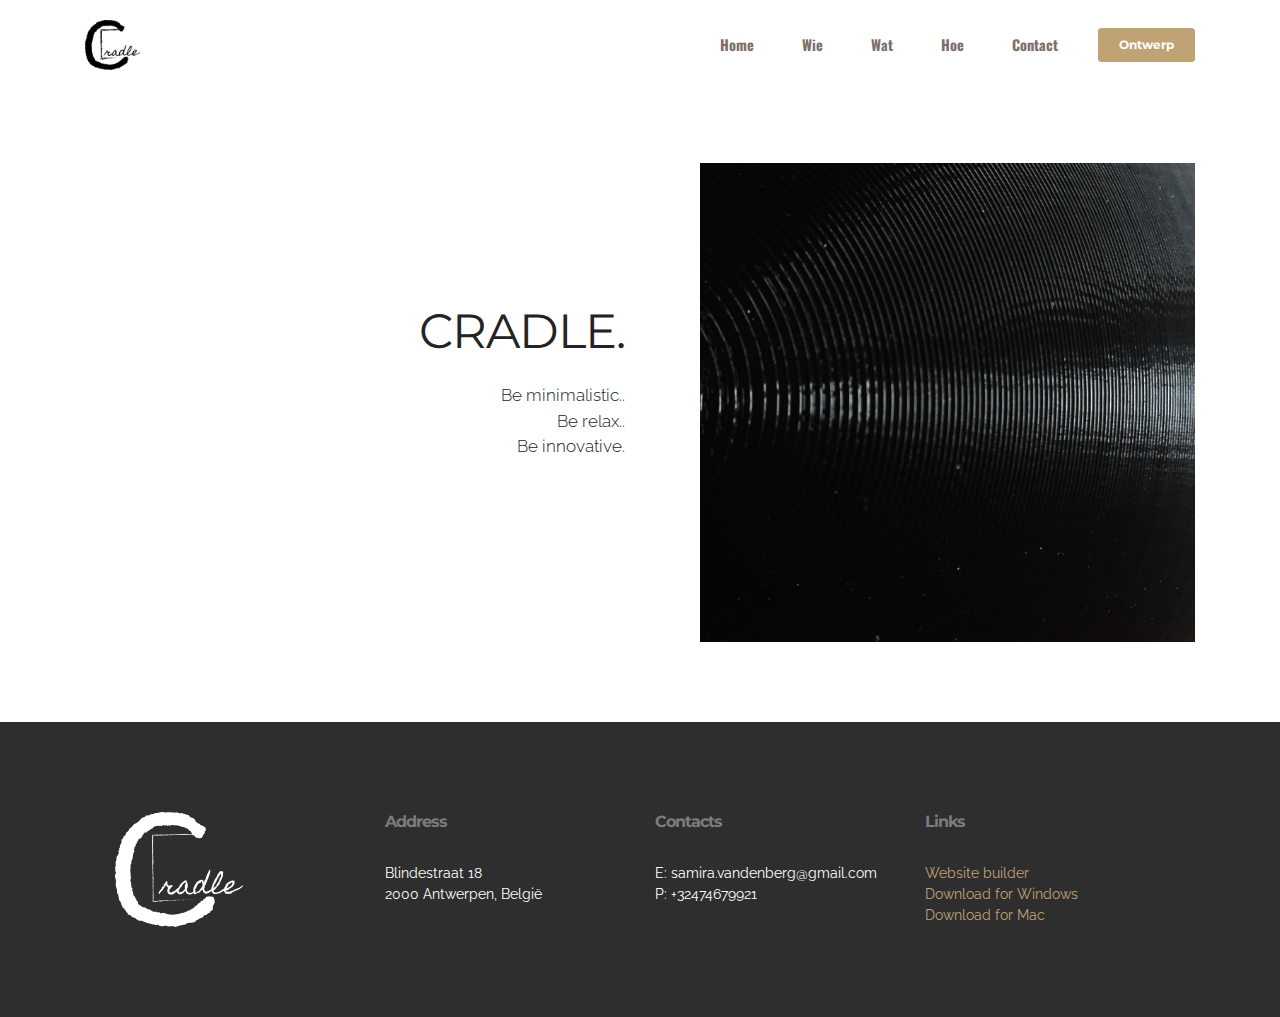
<file: index.html>
<!DOCTYPE html>
<html >
<head>
  <!-- Site made with Mobirise Website Builder v4.8.8, https://mobirise.com -->
  <meta charset="UTF-8">
  <meta http-equiv="X-UA-Compatible" content="IE=edge">
  <meta name="generator" content="Mobirise v4.8.8, mobirise.com">
  <meta name="viewport" content="width=device-width, initial-scale=1, minimum-scale=1">
  <link rel="shortcut icon" href="assets/images/1-tekengebied-1-143x128.png" type="image/x-icon">
  <meta name="description" content="">
  <title>Home</title>
  <link rel="stylesheet" href="https://fonts.googleapis.com/css?family=Lora:400,700,400italic,700italic&subset=latin">
  <link rel="stylesheet" href="https://fonts.googleapis.com/css?family=Montserrat:400,700">
  <link rel="stylesheet" href="https://fonts.googleapis.com/css?family=Raleway:100,100i,200,200i,300,300i,400,400i,500,500i,600,600i,700,700i,800,800i,900,900i">
  <link rel="stylesheet" href="assets/tether/tether.min.css">
  <link rel="stylesheet" href="assets/bootstrap/css/bootstrap.min.css">
  <link rel="stylesheet" href="assets/dropdown/css/style.css">
  <link rel="stylesheet" href="assets/theme/css/style.css">
  <link rel="stylesheet" href="assets/mobirise/css/mbr-additional.css" type="text/css">
  
  
  
</head>
<body>
  <section id="ext_menu-0" data-rv-view="0">

    <nav class="navbar navbar-dropdown navbar-fixed-top">
        <div class="container">

            <div class="mbr-table">
                <div class="mbr-table-cell">

                    <div class="navbar-brand">
                        <a href="https://mobirise.com" class="navbar-logo"><img src="assets/images/1-tekengebied-1-143x128.png" alt="Mobirise"></a>
                        
                    </div>

                </div>
                <div class="mbr-table-cell">

                    <button class="navbar-toggler pull-xs-right hidden-md-up" type="button" data-toggle="collapse" data-target="#exCollapsingNavbar">
                        <div class="hamburger-icon"></div>
                    </button>

                    <ul class="nav-dropdown collapse pull-xs-right nav navbar-nav navbar-toggleable-sm" id="exCollapsingNavbar"><li class="nav-item"><a class="nav-link link" href="index.html#msg-box5-f">Home</a></li><li class="nav-item"><a class="nav-link link" href="page1.html#msg-box5-c">Wie</a></li><li class="nav-item"><a class="nav-link link" href="page2.html#header1-u">Wat</a></li><li class="nav-item"><a class="nav-link link" href="page5.html#header1-10">Hoe</a></li><li class="nav-item"><a class="nav-link link" href="page3.html#map2-p">Contact</a></li><li class="nav-item nav-btn"><a class="nav-link btn btn-primary" href="page4.html#pricing-table2-k">Ontwerp</a></li></ul>
                    <button hidden="" class="navbar-toggler navbar-close" type="button" data-toggle="collapse" data-target="#exCollapsingNavbar">
                        <div class="close-icon"></div>
                    </button>

                </div>
            </div>

        </div>
    </nav>

</section>

<section class="engine"><a href="https://mobirise.info/n">free simple web templates</a></section><section class="mbr-section mbr-after-navbar" id="msg-box5-f" data-rv-view="4" style="background-color: rgb(255, 255, 255); padding-top: 160px; padding-bottom: 80px;">

    
    <div class="container">
        <div class="row">
            <div class="mbr-table-md-up">

              

              <div class="mbr-table-cell col-md-5 text-xs-center text-md-right content-size">
                  <h3 class="mbr-section-title display-2"><span style="font-weight: normal;">CRADLE.</span></h3>
                  <div class="lead">

                    <p>Be minimalistic..<br>Be relax..<br>Be innovative.</p>

                  </div>

                  
              </div>


              


              <div class="mbr-table-cell mbr-left-padding-md-up mbr-valign-top col-md-7 image-size" style="width: 50%;">
                  <div class="mbr-figure"><img src="assets/images/detail-1400x1355.jpg"></div>
              </div>

            </div>
        </div>
    </div>

</section>

<section class="mbr-section mbr-section-md-padding mbr-footer footer1" id="contacts1-g" data-rv-view="2" style="background-color: rgb(46, 46, 46); padding-top: 90px; padding-bottom: 90px;">
    
    <div class="container">
        <div class="row">
            <div class="mbr-footer-content col-xs-12 col-md-3">
                <div><img src="assets/images/1-tekengebied-1-wit-128x115.png"></div>
            </div>
            <div class="mbr-footer-content col-xs-12 col-md-3">
                <p><strong>Address</strong><br>Blindestraat 18<br>2000 Antwerpen, België</p>
            </div>
            <div class="mbr-footer-content col-xs-12 col-md-3">
                <p><strong>Contacts</strong><br>
E: samira.vandenberg@gmail.com<br>
P: +32474679921<br><br></p>
            </div>
            <div class="mbr-footer-content col-xs-12 col-md-3">
                <p><strong>Links</strong><br>
<a class="text-primary" href="https://mobirise.com/">Website builder</a><br>
<a class="text-primary" href="https://mobirise.com/mobirise-free-win.zip">Download for Windows</a><br>
<a class="text-primary" href="https://mobirise.com/mobirise-free-mac.zip">Download for Mac</a></p>
            </div>

        </div>
    </div>
</section>


  <script src="assets/web/assets/jquery/jquery.min.js"></script>
  <script src="assets/tether/tether.min.js"></script>
  <script src="assets/bootstrap/js/bootstrap.min.js"></script>
  <script src="assets/smooth-scroll/smooth-scroll.js"></script>
  <script src="assets/dropdown/js/script.min.js"></script>
  <script src="assets/touch-swipe/jquery.touch-swipe.min.js"></script>
  <script src="assets/theme/js/script.js"></script>
  
  
</body>
</html>
</file>
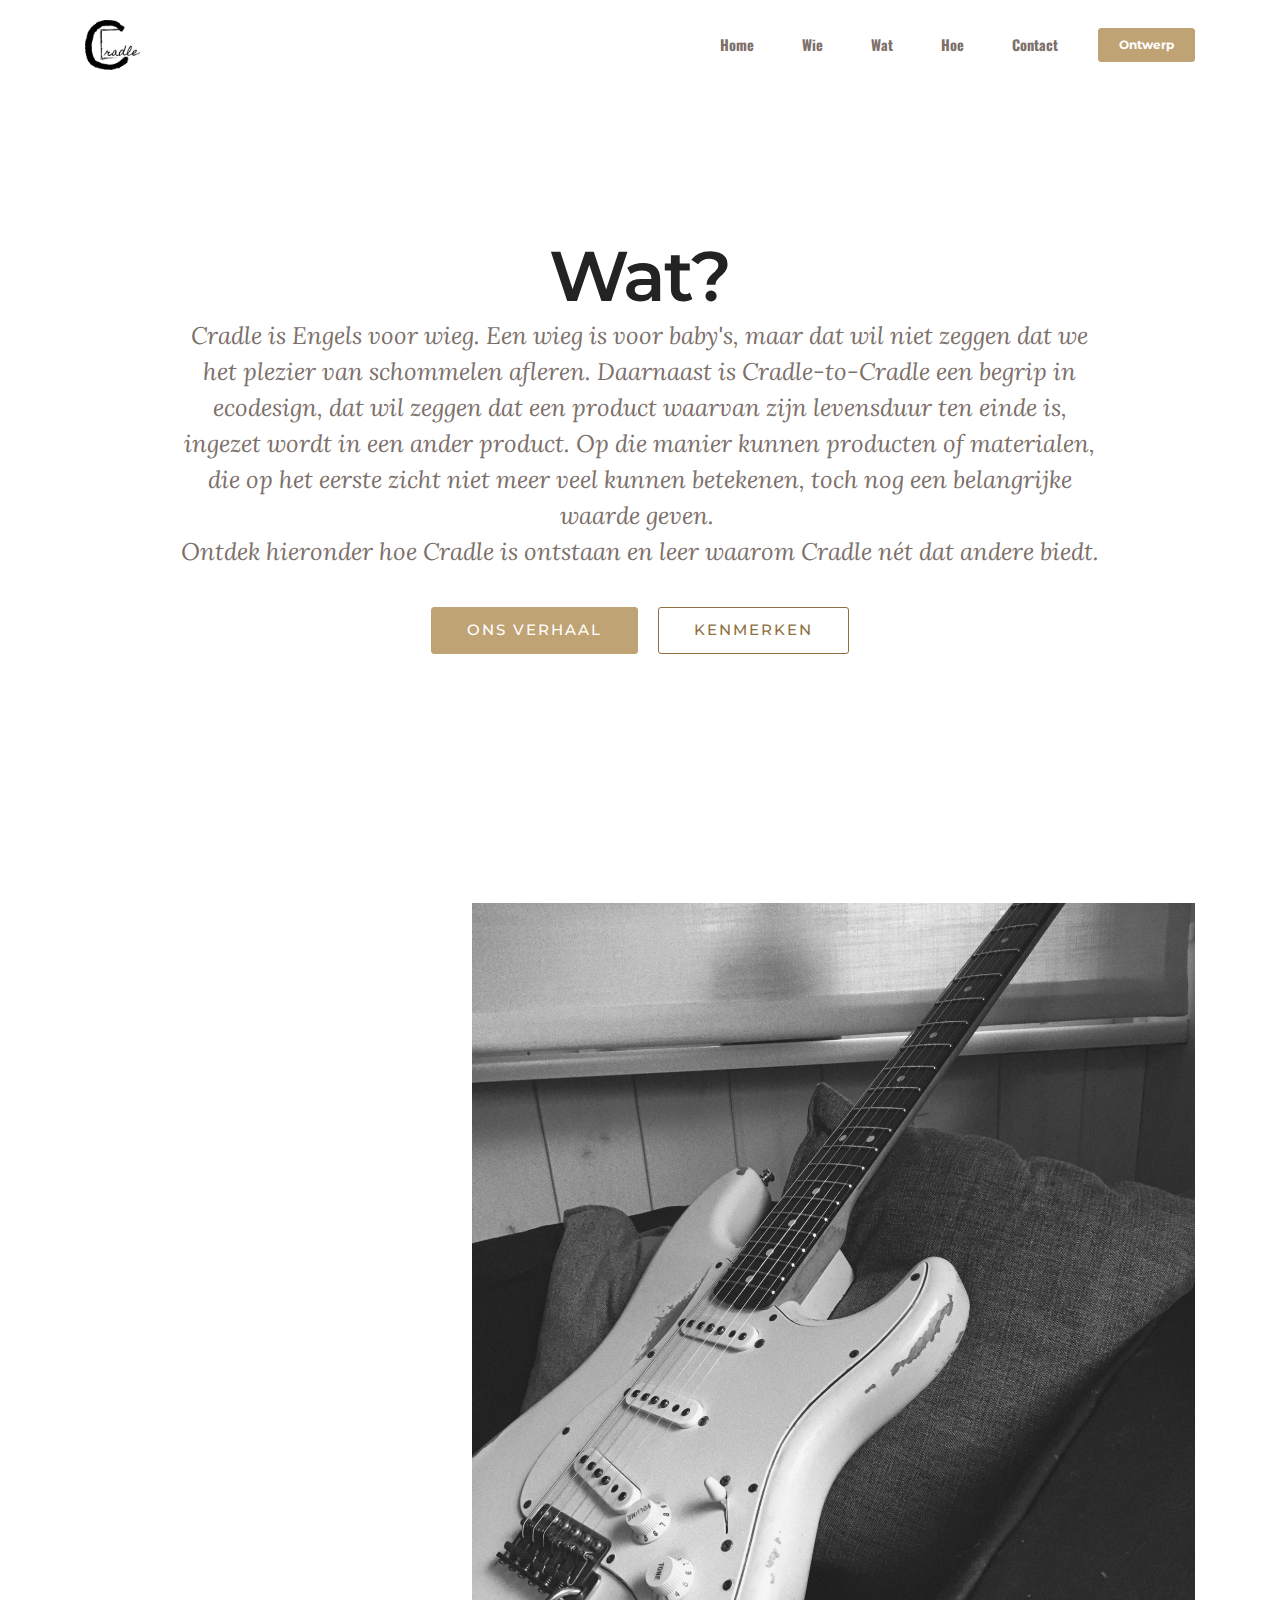
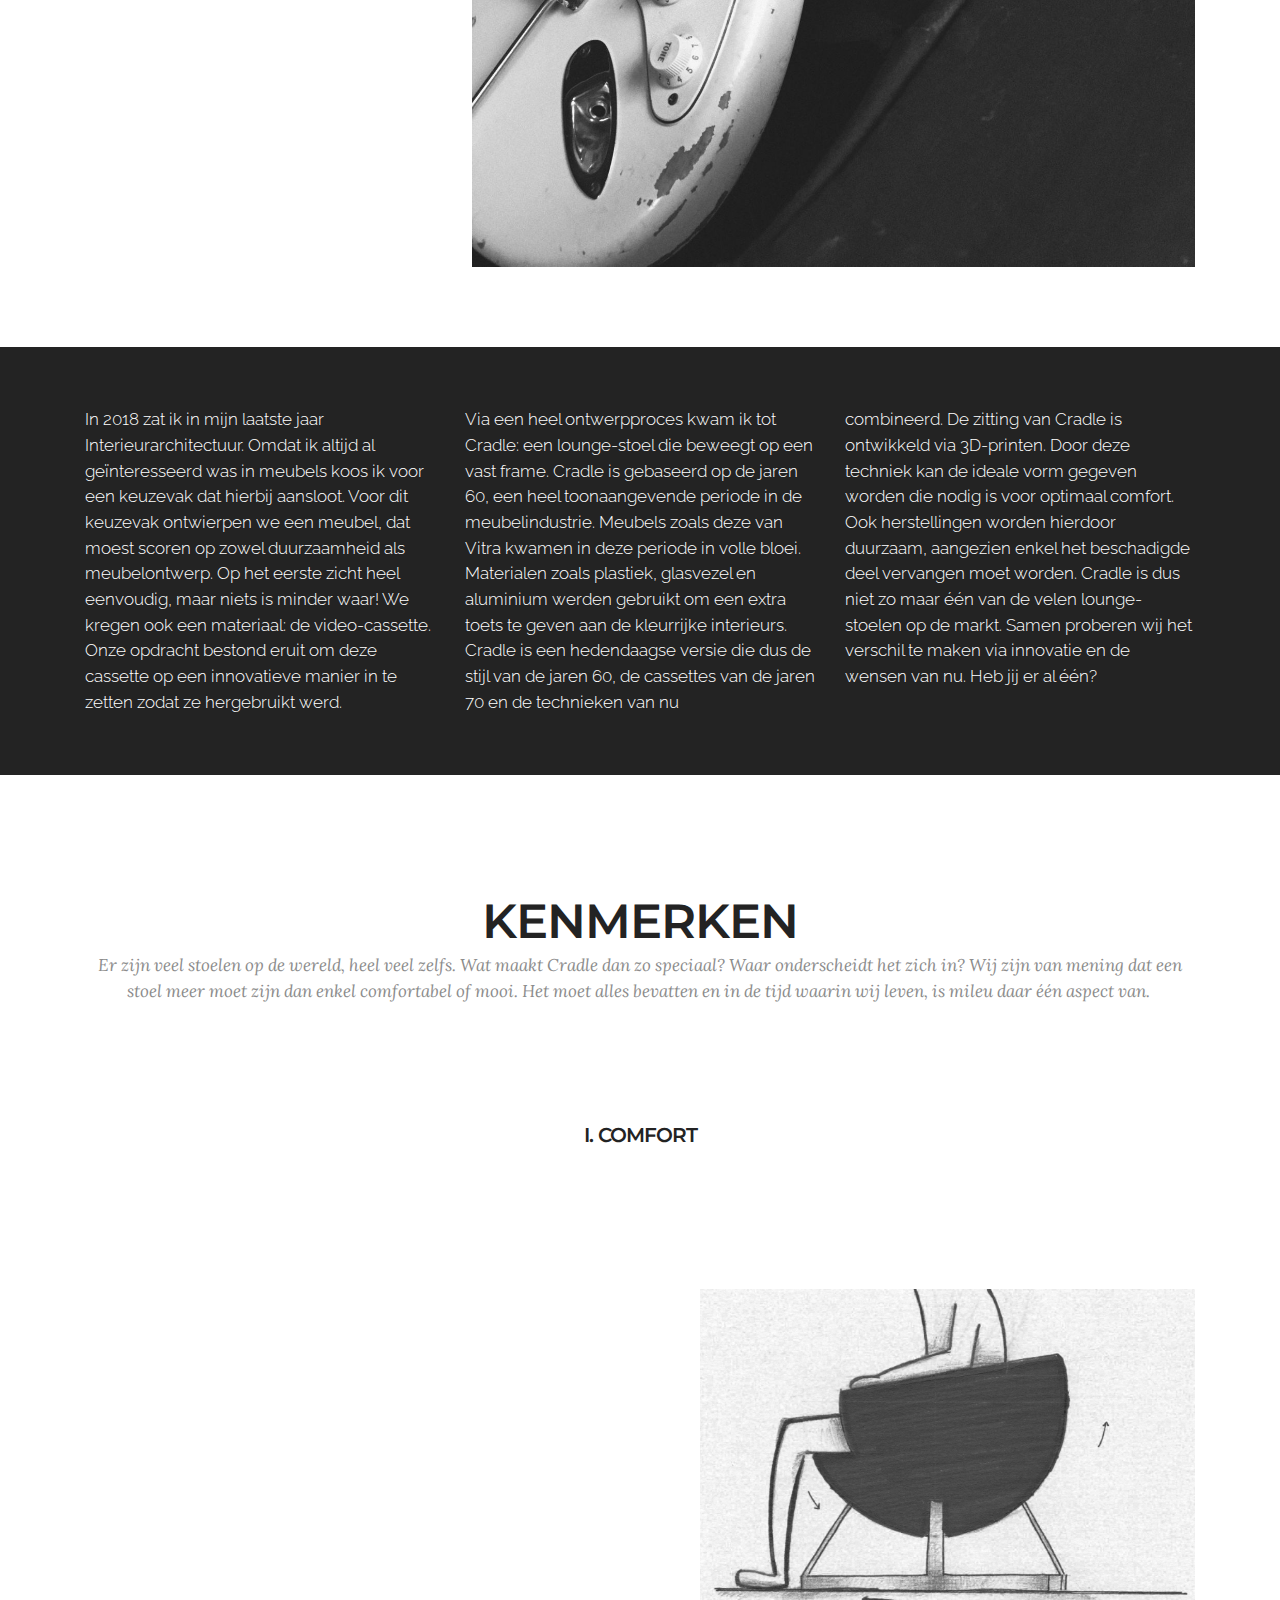
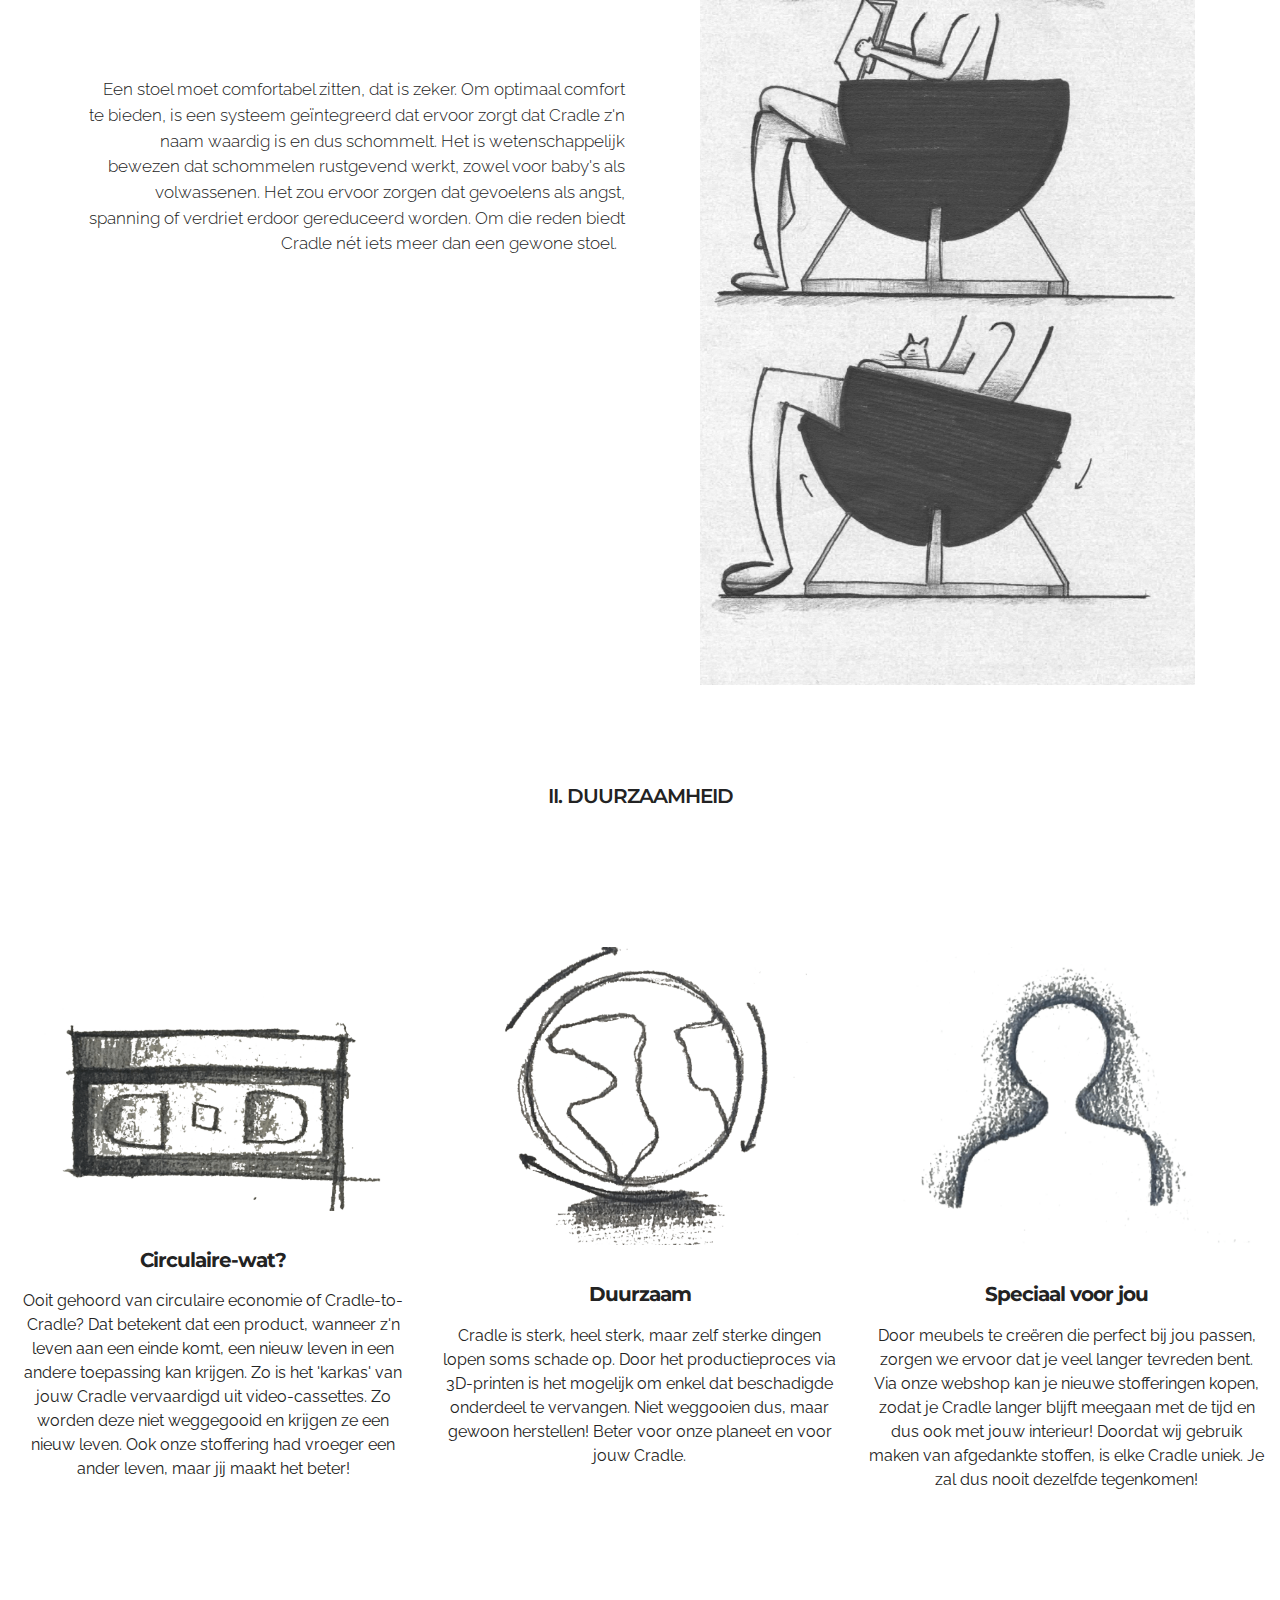
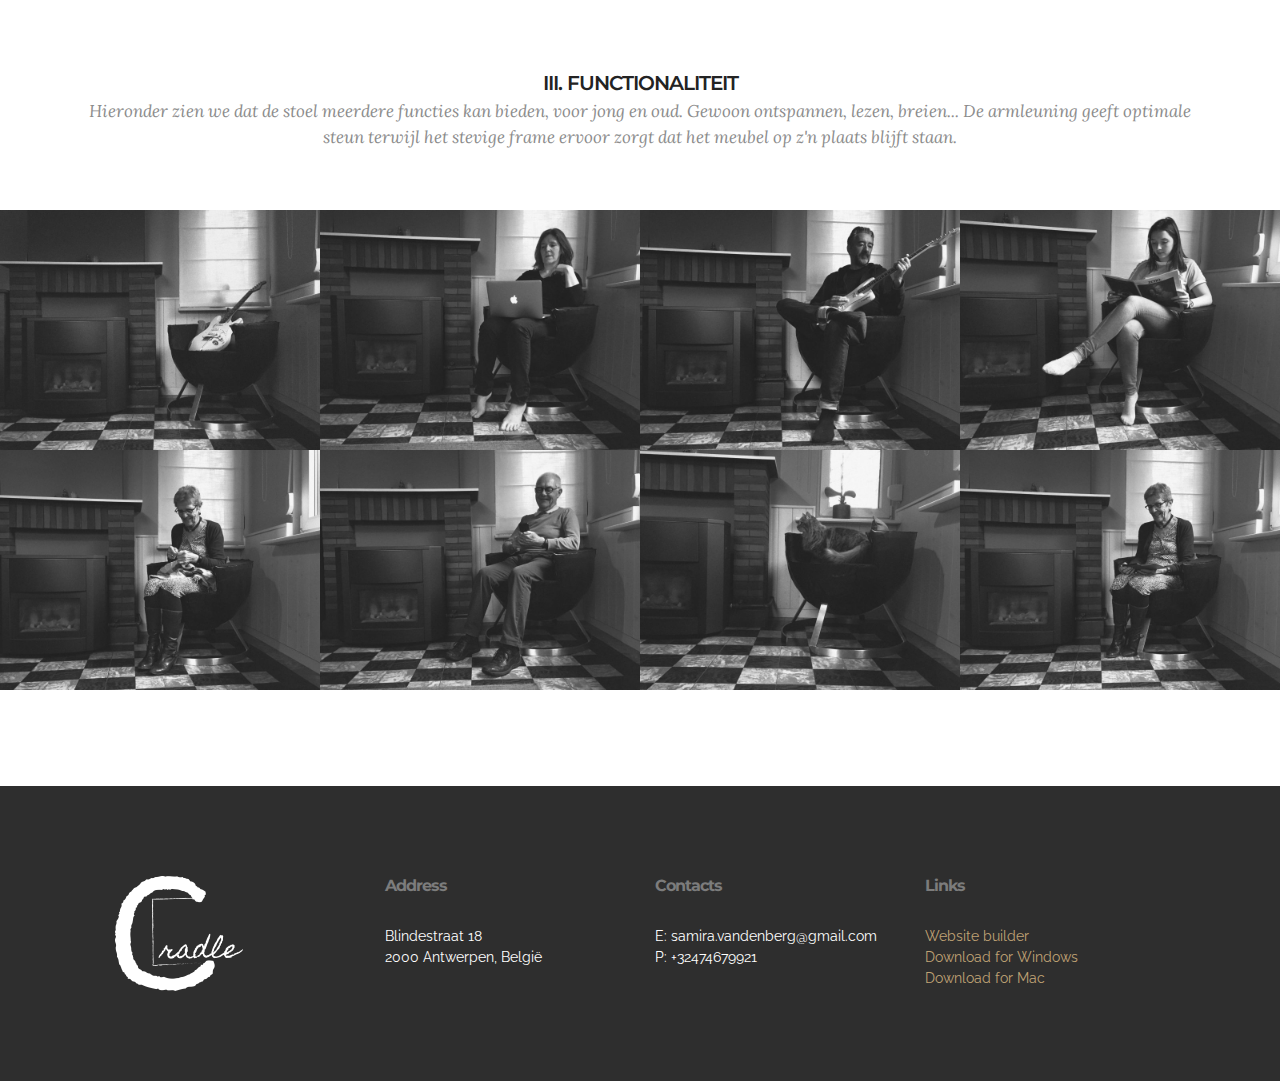
<file: page2.html>
<!DOCTYPE html>
<html >
<head>
  <!-- Site made with Mobirise Website Builder v4.8.8, https://mobirise.com -->
  <meta charset="UTF-8">
  <meta http-equiv="X-UA-Compatible" content="IE=edge">
  <meta name="generator" content="Mobirise v4.8.8, mobirise.com">
  <meta name="viewport" content="width=device-width, initial-scale=1, minimum-scale=1">
  <link rel="shortcut icon" href="assets/images/1-tekengebied-1-143x128.png" type="image/x-icon">
  <meta name="description" content="Website Maker Description">
  <title>Wat</title>
  <link rel="stylesheet" href="assets/et-line-font-plugin/style.css">
  <link rel="stylesheet" href="https://fonts.googleapis.com/css?family=Montserrat:400,700">
  <link rel="stylesheet" href="https://fonts.googleapis.com/css?family=Raleway:100,100i,200,200i,300,300i,400,400i,500,500i,600,600i,700,700i,800,800i,900,900i">
  <link rel="stylesheet" href="https://fonts.googleapis.com/css?family=Lora:400,700,400italic,700italic&subset=latin">
  <link rel="stylesheet" href="assets/tether/tether.min.css">
  <link rel="stylesheet" href="assets/bootstrap/css/bootstrap.min.css">
  <link rel="stylesheet" href="assets/dropdown/css/style.css">
  <link rel="stylesheet" href="assets/theme/css/style.css">
  <link rel="stylesheet" href="assets/mobirise-gallery/style.css">
  <link rel="stylesheet" href="assets/mobirise/css/mbr-additional.css" type="text/css">
  
  
  
</head>
<body>
  <section id="ext_menu-2" data-rv-view="31">

    <nav class="navbar navbar-dropdown navbar-fixed-top">
        <div class="container">

            <div class="mbr-table">
                <div class="mbr-table-cell">

                    <div class="navbar-brand">
                        <a href="https://mobirise.com" class="navbar-logo"><img src="assets/images/1-tekengebied-1-143x128.png" alt="Mobirise"></a>
                        
                    </div>

                </div>
                <div class="mbr-table-cell">

                    <button class="navbar-toggler pull-xs-right hidden-md-up" type="button" data-toggle="collapse" data-target="#exCollapsingNavbar">
                        <div class="hamburger-icon"></div>
                    </button>

                    <ul class="nav-dropdown collapse pull-xs-right nav navbar-nav navbar-toggleable-sm" id="exCollapsingNavbar"><li class="nav-item"><a class="nav-link link" href="index.html#msg-box5-f">Home</a></li><li class="nav-item"><a class="nav-link link" href="page1.html#msg-box5-c">Wie</a></li><li class="nav-item"><a class="nav-link link" href="page2.html#header1-u">Wat</a></li><li class="nav-item"><a class="nav-link link" href="page5.html#header1-10">Hoe</a></li><li class="nav-item"><a class="nav-link link" href="page3.html#map2-p">Contact</a></li><li class="nav-item nav-btn"><a class="nav-link btn btn-primary" href="page4.html#pricing-table2-k">Ontwerp</a></li></ul>
                    <button hidden="" class="navbar-toggler navbar-close" type="button" data-toggle="collapse" data-target="#exCollapsingNavbar">
                        <div class="close-icon"></div>
                    </button>

                </div>
            </div>

        </div>
    </nav>

</section>

<section class="engine"><a href="https://mobirise.info/l">free website templates</a></section><section class="mbr-section mbr-section-hero mbr-section-full mbr-after-navbar" id="header1-u" data-rv-view="16" style="background-color: rgb(255, 255, 255);">

    

    <div class="mbr-table-cell">

        <div class="container">
            <div class="row">
                <div class="mbr-section col-md-10 col-md-offset-1 text-xs-center">

                    <h1 class="mbr-section-title display-1">Wat?</h1>
                    <p class="mbr-section-lead lead">Cradle is Engels voor wieg. Een wieg is voor baby's, maar dat wil niet zeggen dat we het plezier van schommelen afleren. Daarnaast is Cradle-to-Cradle een begrip in ecodesign, dat wil zeggen dat een product waarvan zijn levensduur ten einde is, ingezet wordt in een ander product. Op die manier kunnen producten of materialen, die op het eerste zicht niet meer veel kunnen betekenen, toch nog een belangrijke waarde geven.&nbsp;<br>Ontdek hieronder hoe Cradle is ontstaan en leer waarom Cradle nét dat andere biedt.</p>
                    <div class="mbr-section-btn"><a class="btn btn-lg btn-primary" href="page2.html#content7-x">ONS VERHAAL</a> <a class="btn btn-lg btn-primary-outline btn-primary" href="page2.html#header3-1l">KENMERKEN</a></div>
                </div>
            </div>
        </div>
    </div>

    

</section>

<section class="mbr-section" id="msg-box5-1g" data-rv-view="19" style="background-color: rgb(255, 255, 255); padding-top: 0px; padding-bottom: 80px;">

    
    <div class="container">
        <div class="row">
            <div class="mbr-table-md-up">

              

              <div class="mbr-table-cell col-md-5 text-xs-center text-md-right content-size">
                  
                  

                  
              </div>


              


              <div class="mbr-table-cell mbr-left-padding-md-up mbr-valign-top col-md-7 image-size" style="width: 70%;">
                  <div class="mbr-figure"><img src="assets/images/img-3270-1400x1867.jpg"></div>
              </div>

            </div>
        </div>
    </div>

</section>

<section class="mbr-section article mbr-section__container" id="content7-x" data-rv-view="22" style="background-color: rgb(35, 35, 35); padding-top: 60px; padding-bottom: 60px;">

    <div class="container">
        <div class="row">
            <div class="col-xs-12 col-md-4 lead"><p>In 2018 zat ik in mijn laatste jaar Interieurarchitectuur. Omdat ik altijd al geïnteresseerd was in meubels koos ik voor een keuzevak dat hierbij aansloot. Voor dit keuzevak ontwierpen we een meubel, dat moest scoren op zowel duurzaamheid als meubelontwerp. Op het eerste zicht heel eenvoudig, maar niets is minder waar! We kregen ook een materiaal: de video-cassette. Onze opdracht bestond eruit om deze cassette op een innovatieve manier in te zetten zodat ze hergebruikt werd.&nbsp;</p></div>
            <div class="col-xs-12 col-md-4 lead"><p>Via een heel ontwerpproces kwam ik tot Cradle: een lounge-stoel die beweegt op een vast frame. Cradle is gebaseerd op de jaren 60, een heel toonaangevende periode in de meubelindustrie. Meubels zoals deze van Vitra kwamen in deze periode in volle bloei. Materialen zoals plastiek, glasvezel en aluminium werden gebruikt om een extra toets te geven aan de kleurrijke interieurs. Cradle is een hedendaagse versie die dus de stijl van de jaren 60, de cassettes van de jaren 70 en de technieken van nu&nbsp;</p></div>
            <div class="col-xs-12 col-md-4 lead">combineerd. De zitting van Cradle is ontwikkeld via 3D-printen. Door deze techniek kan de ideale vorm gegeven worden die nodig is voor optimaal comfort. Ook herstellingen worden hierdoor duurzaam, aangezien enkel het beschadigde deel vervangen moet worden. Cradle is dus niet zo maar één van de velen lounge-stoelen op de markt. Samen proberen wij het verschil te maken via innovatie en de wensen van nu. Heb jij er al één?&nbsp;</div>
        </div>
    </div>

</section>

<section class="mbr-section mbr-section__container article" id="header3-1l" data-rv-view="24" style="background-color: rgb(255, 255, 255); padding-top: 120px; padding-bottom: 20px;">
    <div class="container">
        <div class="row">
            <div class="col-xs-12">
                <h3 class="mbr-section-title display-2">KENMERKEN</h3>
                <small class="mbr-section-subtitle">Er zijn veel stoelen op de wereld, heel veel zelfs. Wat maakt Cradle dan zo speciaal? Waar onderscheidt het zich in? Wij zijn van mening dat een stoel meer moet zijn dan enkel comfortabel of mooi. Het moet alles bevatten en in de tijd waarin wij leven, is mileu daar één aspect van.&nbsp;</small>
            </div>
        </div>
    </div>
</section>

<section class="mbr-section mbr-section__container article" id="header3-1o" data-rv-view="26" style="background-color: rgb(255, 255, 255); padding-top: 100px; padding-bottom: 20px;">
    <div class="container">
        <div class="row">
            <div class="col-xs-12">
                <h3 class="mbr-section-title display-2">I. COMFORT</h3>
                
            </div>
        </div>
    </div>
</section>

<section class="mbr-section" id="msg-box5-1n" data-rv-view="28" style="background-color: rgb(255, 255, 255); padding-top: 120px; padding-bottom: 0px;">

    
    <div class="container">
        <div class="row">
            <div class="mbr-table-md-up">

              

              <div class="mbr-table-cell col-md-5 text-xs-center text-md-right content-size">
                  
                  <div class="lead">

                    <p>Een stoel moet comfortabel zitten, dat is zeker. Om optimaal comfort te bieden, is een systeem geïntegreerd dat ervoor zorgt dat Cradle z'n naam waardig is en dus schommelt. Het is wetenschappelijk bewezen dat schommelen rustgevend werkt, zowel voor baby's als volwassenen. Het zou ervoor zorgen dat gevoelens als angst, spanning of verdriet erdoor gereduceerd worden. Om die reden biedt Cradle nét iets meer dan een gewone stoel. &nbsp;</p>

                  </div>

                  
              </div>


              


              <div class="mbr-table-cell mbr-left-padding-md-up mbr-valign-top col-md-7 image-size" style="width: 50%;">
                  <div class="mbr-figure"><img src="assets/images/concept-1400x2817.jpg"></div>
              </div>

            </div>
        </div>
    </div>

</section>

<section class="mbr-section mbr-section__container article" id="header3-1p" data-rv-view="33" style="background-color: rgb(255, 255, 255); padding-top: 100px; padding-bottom: 20px;">
    <div class="container">
        <div class="row">
            <div class="col-xs-12">
                <h3 class="mbr-section-title display-2">II. DUURZAAMHEID</h3>
                
            </div>
        </div>
    </div>
</section>

<section class="mbr-cards mbr-section mbr-section-nopadding" id="features3-j" data-rv-view="35" style="background-color: rgb(255, 255, 255);">

    

    <div class="mbr-cards-row row">
        <div class="mbr-cards-col col-xs-12 col-lg-4" style="padding-top: 120px; padding-bottom: 80px;">
            <div class="container">
              <div class="card cart-block">
                  <div class="card-img"><img src="assets/images/cassette-4-600x600.png" class="card-img-top"></div>
                  <div class="card-block">
                    <h4 class="card-title">Circulaire-wat?</h4>
                    
                    <p class="card-text">Ooit gehoord van circulaire economie of Cradle-to-Cradle? Dat betekent dat een product, wanneer z'n leven aan een einde komt, een nieuw leven in een andere toepassing kan krijgen. Zo is het 'karkas' van jouw Cradle vervaardigd uit video-cassettes. Zo worden deze niet weggegooid en krijgen ze een nieuw leven. Ook onze stoffering had vroeger een ander leven, maar jij maakt het beter!</p>
                    
                    </div>
                </div>
            </div>
        </div>
        <div class="mbr-cards-col col-xs-12 col-lg-4" style="padding-top: 120px; padding-bottom: 80px;">
            <div class="container">
                <div class="card cart-block">
                    <div class="card-img"><img src="assets/images/wereld-1-600x600.png" class="card-img-top"></div>
                    <div class="card-block">
                        <h4 class="card-title">Duurzaam</h4>
                        
                        <p class="card-text">Cradle is sterk, heel sterk, maar zelf sterke dingen lopen soms schade op. Door het productieproces via 3D-printen is het mogelijk om enkel dat beschadigde onderdeel te vervangen. Niet weggooien dus, maar gewoon herstellen! Beter voor onze planeet en voor jouw Cradle.</p>
                        
                    </div>
                </div>
            </div>
        </div>
        <div class="mbr-cards-col col-xs-12 col-lg-4" style="padding-top: 120px; padding-bottom: 80px;">
            <div class="container">
                <div class="card cart-block">
                    <div class="card-img"><img src="assets/images/mens-600x600.png" class="card-img-top"></div>
                    <div class="card-block">
                        <h4 class="card-title">Speciaal voor jou</h4>
                        
                        <p class="card-text">Door meubels te creëren die perfect bij jou passen, zorgen we ervoor dat je veel langer tevreden bent. Via onze webshop kan je nieuwe stofferingen kopen, zodat je Cradle langer blijft meegaan met de tijd en dus ook met jouw interieur! Doordat wij gebruik maken van afgedankte stoffen, is elke Cradle uniek. Je zal dus nooit dezelfde tegenkomen!</p>
                        
                    </div>
                </div>
            </div>
        </div>
        
        
        
    </div>
</section>

<section class="mbr-section mbr-section__container article" id="header3-1q" data-rv-view="38" style="background-color: rgb(255, 255, 255); padding-top: 100px; padding-bottom: 60px;">
    <div class="container">
        <div class="row">
            <div class="col-xs-12">
                <h3 class="mbr-section-title display-2">III. FUNCTIONALITEIT</h3>
                <small class="mbr-section-subtitle">Hieronder zien we dat de stoel meerdere functies kan bieden, voor jong en oud. Gewoon ontspannen, lezen, breien... De armleuning geeft optimale steun terwijl het stevige frame ervoor zorgt dat het meubel op z'n plaats blijft staan.</small>
            </div>
        </div>
    </div>
</section>

<section class="mbr-gallery mbr-section mbr-section-nopadding mbr-slider-carousel" data-filter="false" id="gallery1-w" data-rv-view="40" style="background-color: rgb(255, 255, 255); padding-top: 0rem; padding-bottom: 6rem;">
    <!-- Filter -->
    

    <!-- Gallery -->
    <div class="mbr-gallery-row">
        <div class=" mbr-gallery-layout-default">
            <div>
                <div>
                    <div class="mbr-gallery-item mbr-gallery-item__mobirise3 mbr-gallery-item--p0" data-video-url="false" data-tags="Animated">
                        <div href="#lb-gallery1-w" data-slide-to="0" data-toggle="modal">
                            
                            

                            <img src="assets/images/img-3268-2000x1500-800x600.jpg" alt="" title="">
                            
                            <span class="icon-focus"></span>
                            
                        </div>
                    </div><div class="mbr-gallery-item mbr-gallery-item__mobirise3 mbr-gallery-item--p0" data-video-url="false" data-tags="Awesome">
                        <div href="#lb-gallery1-w" data-slide-to="1" data-toggle="modal">
                            
                            

                            <img src="assets/images/1-2000x1500-800x600.jpg" alt="" title="">
                            
                            <span class="icon-focus"></span>
                            
                        </div>
                    </div><div class="mbr-gallery-item mbr-gallery-item__mobirise3 mbr-gallery-item--p0" data-video-url="false" data-tags="Responsive">
                        <div href="#lb-gallery1-w" data-slide-to="2" data-toggle="modal">
                            
                            

                            <img src="assets/images/img-3267-1-2000x1500-800x600.jpg" alt="" title="">
                            
                            <span class="icon-focus"></span>
                            
                        </div>
                    </div><div class="mbr-gallery-item mbr-gallery-item__mobirise3 mbr-gallery-item--p0" data-video-url="false" data-tags="Creative">
                        <div href="#lb-gallery1-w" data-slide-to="3" data-toggle="modal">
                            
                            

                            <img src="assets/images/img-3276-2000x1500-800x600.jpg" alt="" title="">
                            
                            <span class="icon-focus"></span>
                            
                        </div>
                    </div><div class="mbr-gallery-item mbr-gallery-item__mobirise3 mbr-gallery-item--p0" data-video-url="false" data-tags="Animated">
                        <div href="#lb-gallery1-w" data-slide-to="4" data-toggle="modal">
                            
                            

                            <img src="assets/images/img-3289-2000x1500-800x600.jpg" alt="" title="">
                            
                            <span class="icon-focus"></span>
                            
                        </div>
                    </div><div class="mbr-gallery-item mbr-gallery-item__mobirise3 mbr-gallery-item--p0" data-video-url="false" data-tags="Awesome">
                        <div href="#lb-gallery1-w" data-slide-to="5" data-toggle="modal">
                            
                            

                            <img src="assets/images/img-3299-2000x1500-800x600.jpg" alt="" title="">
                            
                            <span class="icon-focus"></span>
                            
                        </div>
                    </div><div class="mbr-gallery-item mbr-gallery-item__mobirise3 mbr-gallery-item--p0" data-video-url="false" data-tags="Beautiful">
                        <div href="#lb-gallery1-w" data-slide-to="6" data-toggle="modal">
                            
                            

                            <img src="assets/images/img-8493-2000x1500-800x600.jpg" alt="" title="">
                            
                            <span class="icon-focus"></span>
                            
                        </div>
                    </div><div class="mbr-gallery-item mbr-gallery-item__mobirise3 mbr-gallery-item--p0" data-video-url="false" data-tags="Responsive">
                        <div href="#lb-gallery1-w" data-slide-to="7" data-toggle="modal">
                            
                            

                            <img src="assets/images/img-3295-2000x1500-800x600.jpg" alt="" title="">
                            
                            <span class="icon-focus"></span>
                            
                        </div>
                    </div>
                </div>
            </div>
            <div class="clearfix"></div>
        </div>
    </div>

    <!-- Lightbox -->
    <div data-app-prevent-settings="" class="mbr-slider modal fade carousel slide" tabindex="-1" data-keyboard="true" data-interval="false" id="lb-gallery1-w">
        <div class="modal-dialog">
            <div class="modal-content">
                <div class="modal-body">
                    <ol class="carousel-indicators">
                        <li data-app-prevent-settings="" data-target="#lb-gallery1-w" class=" active" data-slide-to="0"></li><li data-app-prevent-settings="" data-target="#lb-gallery1-w" data-slide-to="1"></li><li data-app-prevent-settings="" data-target="#lb-gallery1-w" data-slide-to="2"></li><li data-app-prevent-settings="" data-target="#lb-gallery1-w" data-slide-to="3"></li><li data-app-prevent-settings="" data-target="#lb-gallery1-w" data-slide-to="4"></li><li data-app-prevent-settings="" data-target="#lb-gallery1-w" data-slide-to="5"></li><li data-app-prevent-settings="" data-target="#lb-gallery1-w" data-slide-to="6"></li><li data-app-prevent-settings="" data-target="#lb-gallery1-w" data-slide-to="7"></li>
                    </ol>
                    <div class="carousel-inner">
                        <div class="carousel-item active">
                            <img src="assets/images/img-3268-2000x1500.jpg" alt="" title="">
                        </div><div class="carousel-item">
                            <img src="assets/images/1-2000x1500.jpg" alt="" title="">
                        </div><div class="carousel-item">
                            <img src="assets/images/img-3267-1-2000x1500.jpg" alt="" title="">
                        </div><div class="carousel-item">
                            <img src="assets/images/img-3276-2000x1500.jpg" alt="" title="">
                        </div><div class="carousel-item">
                            <img src="assets/images/img-3289-2000x1500.jpg" alt="" title="">
                        </div><div class="carousel-item">
                            <img src="assets/images/img-3299-2000x1500.jpg" alt="" title="">
                        </div><div class="carousel-item">
                            <img src="assets/images/img-8493-2000x1500.jpg" alt="" title="">
                        </div><div class="carousel-item">
                            <img src="assets/images/img-3295-2000x1500.jpg" alt="" title="">
                        </div>
                    </div>
                    <a class="left carousel-control" role="button" data-slide="prev" href="#lb-gallery1-w">
                        <span class="icon-prev" aria-hidden="true"></span>
                        <span class="sr-only">Previous</span>
                    </a>
                    <a class="right carousel-control" role="button" data-slide="next" href="#lb-gallery1-w">
                        <span class="icon-next" aria-hidden="true"></span>
                        <span class="sr-only">Next</span>
                    </a>

                    <a class="close" href="#" role="button" data-dismiss="modal">
                        <span aria-hidden="true">×</span>
                        <span class="sr-only">Close</span>
                    </a>
                </div>
            </div>
        </div>
    </div>
</section>

<section class="mbr-section mbr-section-md-padding mbr-footer footer1" id="contacts1-g" data-rv-view="75" style="background-color: rgb(46, 46, 46); padding-top: 90px; padding-bottom: 90px;">
    
    <div class="container">
        <div class="row">
            <div class="mbr-footer-content col-xs-12 col-md-3">
                <div><img src="assets/images/1-tekengebied-1-wit-128x115.png"></div>
            </div>
            <div class="mbr-footer-content col-xs-12 col-md-3">
                <p><strong>Address</strong><br>Blindestraat 18<br>2000 Antwerpen, België</p>
            </div>
            <div class="mbr-footer-content col-xs-12 col-md-3">
                <p><strong>Contacts</strong><br>
E: samira.vandenberg@gmail.com<br>
P: +32474679921<br><br></p>
            </div>
            <div class="mbr-footer-content col-xs-12 col-md-3">
                <p><strong>Links</strong><br>
<a class="text-primary" href="https://mobirise.com/">Website builder</a><br>
<a class="text-primary" href="https://mobirise.com/mobirise-free-win.zip">Download for Windows</a><br>
<a class="text-primary" href="https://mobirise.com/mobirise-free-mac.zip">Download for Mac</a></p>
            </div>

        </div>
    </div>
</section>


  <script src="assets/web/assets/jquery/jquery.min.js"></script>
  <script src="assets/tether/tether.min.js"></script>
  <script src="assets/bootstrap/js/bootstrap.min.js"></script>
  <script src="assets/dropdown/js/script.min.js"></script>
  <script src="assets/touch-swipe/jquery.touch-swipe.min.js"></script>
  <script src="assets/masonry/masonry.pkgd.min.js"></script>
  <script src="assets/imagesloaded/imagesloaded.pkgd.min.js"></script>
  <script src="assets/bootstrap-carousel-swipe/bootstrap-carousel-swipe.js"></script>
  <script src="assets/smooth-scroll/smooth-scroll.js"></script>
  <script src="assets/theme/js/script.js"></script>
  <script src="assets/mobirise-gallery/player.min.js"></script>
  <script src="assets/mobirise-gallery/script.js"></script>
  
  
</body>
</html>
</file>
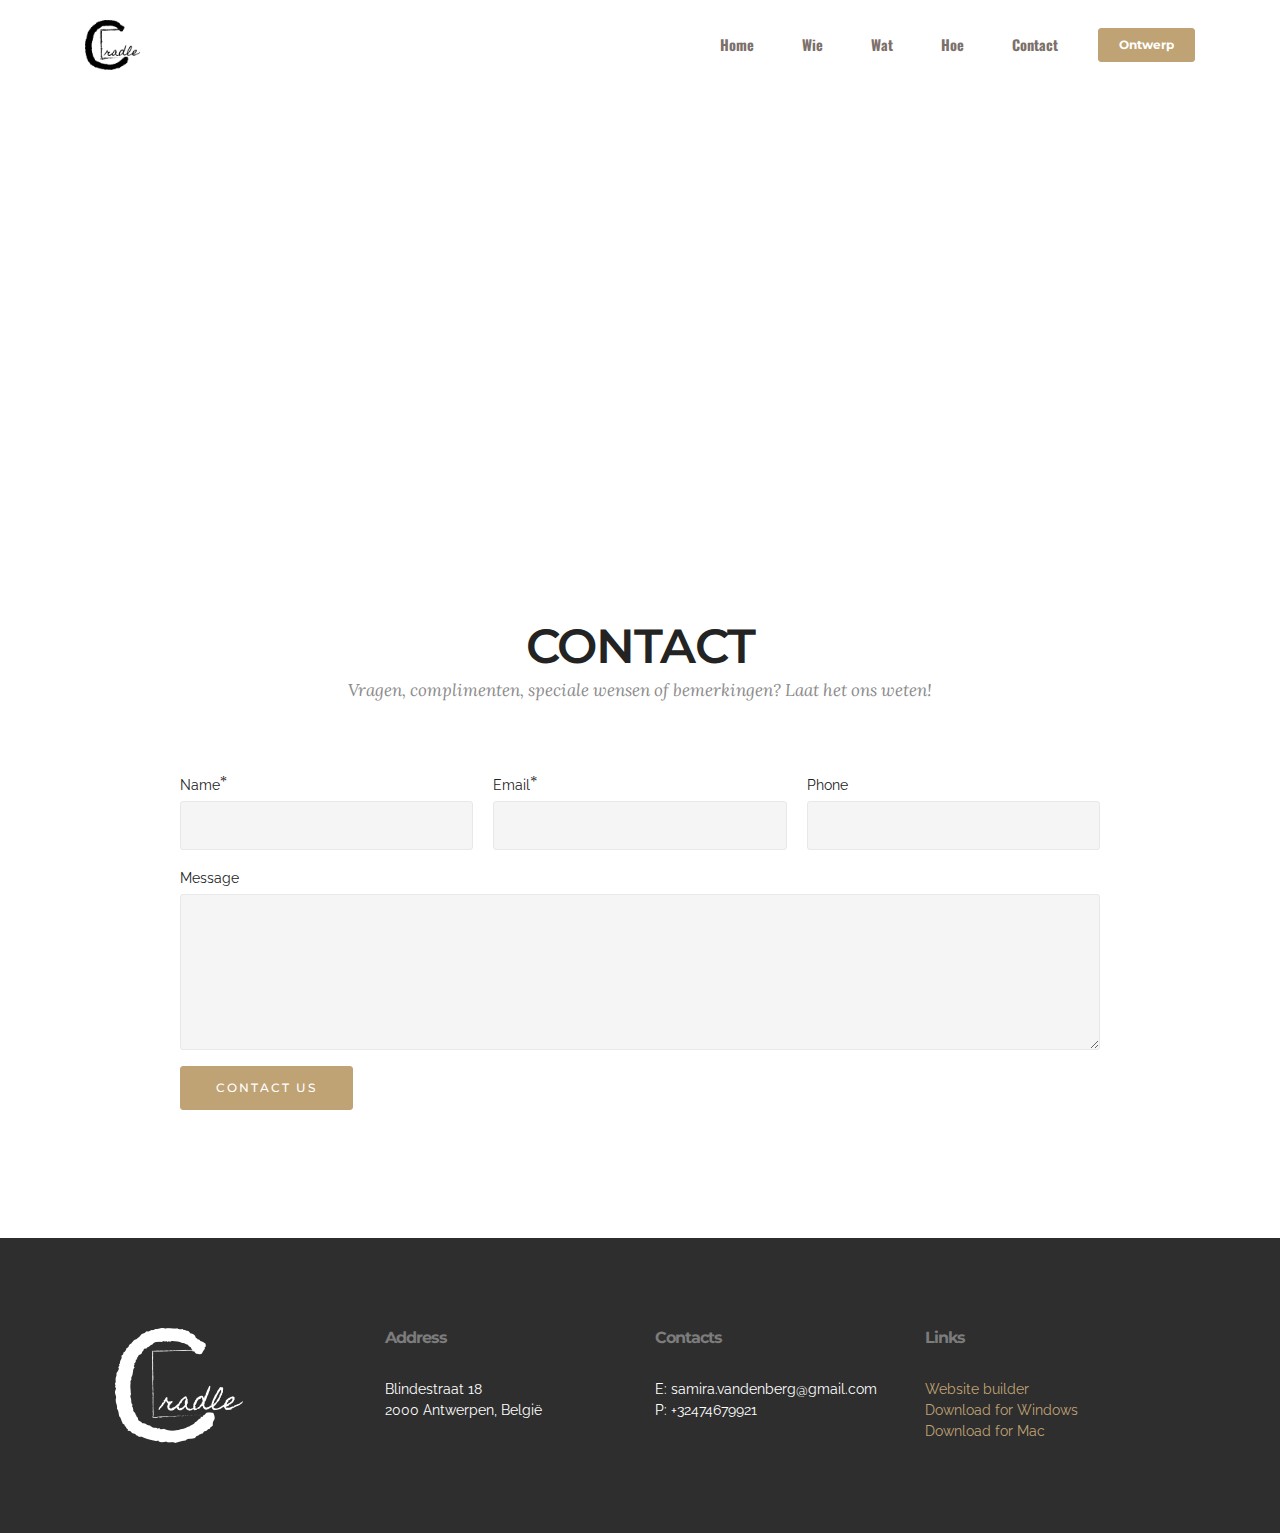
<file: page3.html>
<!DOCTYPE html>
<html >
<head>
  <!-- Site made with Mobirise Website Builder v4.8.8, https://mobirise.com -->
  <meta charset="UTF-8">
  <meta http-equiv="X-UA-Compatible" content="IE=edge">
  <meta name="generator" content="Mobirise v4.8.8, mobirise.com">
  <meta name="viewport" content="width=device-width, initial-scale=1, minimum-scale=1">
  <link rel="shortcut icon" href="assets/images/1-tekengebied-1-143x128.png" type="image/x-icon">
  <meta name="description" content="Web Page Builder Description">
  <title>Contact</title>
  <link rel="stylesheet" href="https://fonts.googleapis.com/css?family=Montserrat:400,700">
  <link rel="stylesheet" href="https://fonts.googleapis.com/css?family=Raleway:100,100i,200,200i,300,300i,400,400i,500,500i,600,600i,700,700i,800,800i,900,900i">
  <link rel="stylesheet" href="https://fonts.googleapis.com/css?family=Lora:400,700,400italic,700italic&subset=latin">
  <link rel="stylesheet" href="assets/tether/tether.min.css">
  <link rel="stylesheet" href="assets/bootstrap/css/bootstrap.min.css">
  <link rel="stylesheet" href="assets/dropdown/css/style.css">
  <link rel="stylesheet" href="assets/theme/css/style.css">
  <link rel="stylesheet" href="assets/mobirise/css/mbr-additional.css" type="text/css">
  
  
  
</head>
<body>
  <section id="ext_menu-3" data-rv-view="77">

    <nav class="navbar navbar-dropdown navbar-fixed-top">
        <div class="container">

            <div class="mbr-table">
                <div class="mbr-table-cell">

                    <div class="navbar-brand">
                        <a href="https://mobirise.com" class="navbar-logo"><img src="assets/images/1-tekengebied-1-143x128.png" alt="Mobirise"></a>
                        
                    </div>

                </div>
                <div class="mbr-table-cell">

                    <button class="navbar-toggler pull-xs-right hidden-md-up" type="button" data-toggle="collapse" data-target="#exCollapsingNavbar">
                        <div class="hamburger-icon"></div>
                    </button>

                    <ul class="nav-dropdown collapse pull-xs-right nav navbar-nav navbar-toggleable-sm" id="exCollapsingNavbar"><li class="nav-item"><a class="nav-link link" href="index.html#msg-box5-f">Home</a></li><li class="nav-item"><a class="nav-link link" href="page1.html#msg-box5-c">Wie</a></li><li class="nav-item"><a class="nav-link link" href="page2.html#header1-u">Wat</a></li><li class="nav-item"><a class="nav-link link" href="page5.html#header1-10">Hoe</a></li><li class="nav-item"><a class="nav-link link" href="page3.html#map2-p">Contact</a></li><li class="nav-item nav-btn"><a class="nav-link btn btn-primary" href="page4.html#pricing-table2-k">Ontwerp</a></li></ul>
                    <button hidden="" class="navbar-toggler navbar-close" type="button" data-toggle="collapse" data-target="#exCollapsingNavbar">
                        <div class="close-icon"></div>
                    </button>

                </div>
            </div>

        </div>
    </nav>

</section>

<section class="engine"><a href="https://mobirise.info/n">simple site templates</a></section><section class="mbr-section mbr-section__container mbr-after-navbar" id="map2-p" data-rv-view="79" style="background-color: rgb(255, 255, 255); padding-top: 100px; padding-bottom: 0px;">
    <div class="container">
        <div class="row">
            <div class="col-xs-12">
                <div class="mbr-map"><iframe frameborder="0" style="border:0" src="https://www.google.com/maps/embed/v1/place?key=AIzaSyA0Dx_boXQiwvdz8sJHoYeZNVTdoWONYkU&amp;q=place_id:ChIJ-SbQKlb2w0cRYYHVZINWCgg" allowfullscreen=""></iframe></div>
            </div>
        </div>
    </div>
</section>

<section class="mbr-section form1" id="form1-o" data-rv-view="81" style="background-color: rgb(255, 255, 255); padding-top: 120px; padding-bottom: 120px;">
    
    <div class="mbr-section mbr-section__container mbr-section__container--middle">
        <div class="container">
            <div class="row">
                <div class="col-xs-12 text-xs-center">
                    <h3 class="mbr-section-title display-2">CONTACT</h3>
                    <small class="mbr-section-subtitle">Vragen, complimenten, speciale wensen of bemerkingen? Laat het ons weten!</small>
                </div>
            </div>
        </div>
    </div>
    <div class="mbr-section mbr-section-nopadding">
        <div class="container">
            <div class="row">
                <div class="col-xs-12 col-lg-10 col-lg-offset-1" data-form-type="formoid">


                    <div data-form-alert="true">
                        <div hidden="" data-form-alert-success="true" class="alert alert-form alert-success text-xs-center">Thanks for filling out form!</div>
                    </div>


                    <form action="https://mobirise.com/" method="post" data-form-title="CONTACT">

                        <input type="hidden" value="EYp6FwP5ZHtxjMIlmPNG5CPgB2n911USvgdcrUyVQxb263arqviV8uGGkQ5kZyTyPy/QKkEU4U23yXyNd/BgfA5DffiCmS0cOOzScJltRoFp9nIo8FR9RQB8FkOM4Fl1" data-form-email="true">

                        <div class="row row-sm-offset">

                            <div class="col-xs-12 col-md-4">
                                <div class="form-group">
                                    <label class="form-control-label" for="form1-o-name">Name<span class="form-asterisk">*</span></label>
                                    <input type="text" class="form-control" name="name" required="" data-form-field="Name" id="form1-o-name">
                                </div>
                            </div>

                            <div class="col-xs-12 col-md-4">
                                <div class="form-group">
                                    <label class="form-control-label" for="form1-o-email">Email<span class="form-asterisk">*</span></label>
                                    <input type="email" class="form-control" name="email" required="" data-form-field="Email" id="form1-o-email">
                                </div>
                            </div>

                            <div class="col-xs-12 col-md-4">
                                <div class="form-group">
                                    <label class="form-control-label" for="form1-o-phone">Phone</label>
                                    <input type="tel" class="form-control" name="phone" data-form-field="Phone" id="form1-o-phone">
                                </div>
                            </div>

                        </div>

                        <div class="form-group">
                            <label class="form-control-label" for="form1-o-message">Message</label>
                            <textarea class="form-control" name="message" rows="7" data-form-field="Message" id="form1-o-message"></textarea>
                        </div>

                        <div><button type="submit" class="btn btn-primary">CONTACT US</button></div>

                    </form>
                </div>
            </div>
        </div>
    </div>
</section>

<section class="mbr-section mbr-section-md-padding mbr-footer footer1" id="contacts1-g" data-rv-view="90" style="background-color: rgb(46, 46, 46); padding-top: 90px; padding-bottom: 90px;">
    
    <div class="container">
        <div class="row">
            <div class="mbr-footer-content col-xs-12 col-md-3">
                <div><img src="assets/images/1-tekengebied-1-wit-128x115.png"></div>
            </div>
            <div class="mbr-footer-content col-xs-12 col-md-3">
                <p><strong>Address</strong><br>Blindestraat 18<br>2000 Antwerpen, België</p>
            </div>
            <div class="mbr-footer-content col-xs-12 col-md-3">
                <p><strong>Contacts</strong><br>
E: samira.vandenberg@gmail.com<br>
P: +32474679921<br><br></p>
            </div>
            <div class="mbr-footer-content col-xs-12 col-md-3">
                <p><strong>Links</strong><br>
<a class="text-primary" href="https://mobirise.com/">Website builder</a><br>
<a class="text-primary" href="https://mobirise.com/mobirise-free-win.zip">Download for Windows</a><br>
<a class="text-primary" href="https://mobirise.com/mobirise-free-mac.zip">Download for Mac</a></p>
            </div>

        </div>
    </div>
</section>


  <script src="assets/web/assets/jquery/jquery.min.js"></script>
  <script src="assets/tether/tether.min.js"></script>
  <script src="assets/bootstrap/js/bootstrap.min.js"></script>
  <script src="assets/smooth-scroll/smooth-scroll.js"></script>
  <script src="assets/dropdown/js/script.min.js"></script>
  <script src="assets/touch-swipe/jquery.touch-swipe.min.js"></script>
  <script src="assets/theme/js/script.js"></script>
  <script src="assets/formoid/formoid.min.js"></script>
  
  
</body>
</html>
</file>
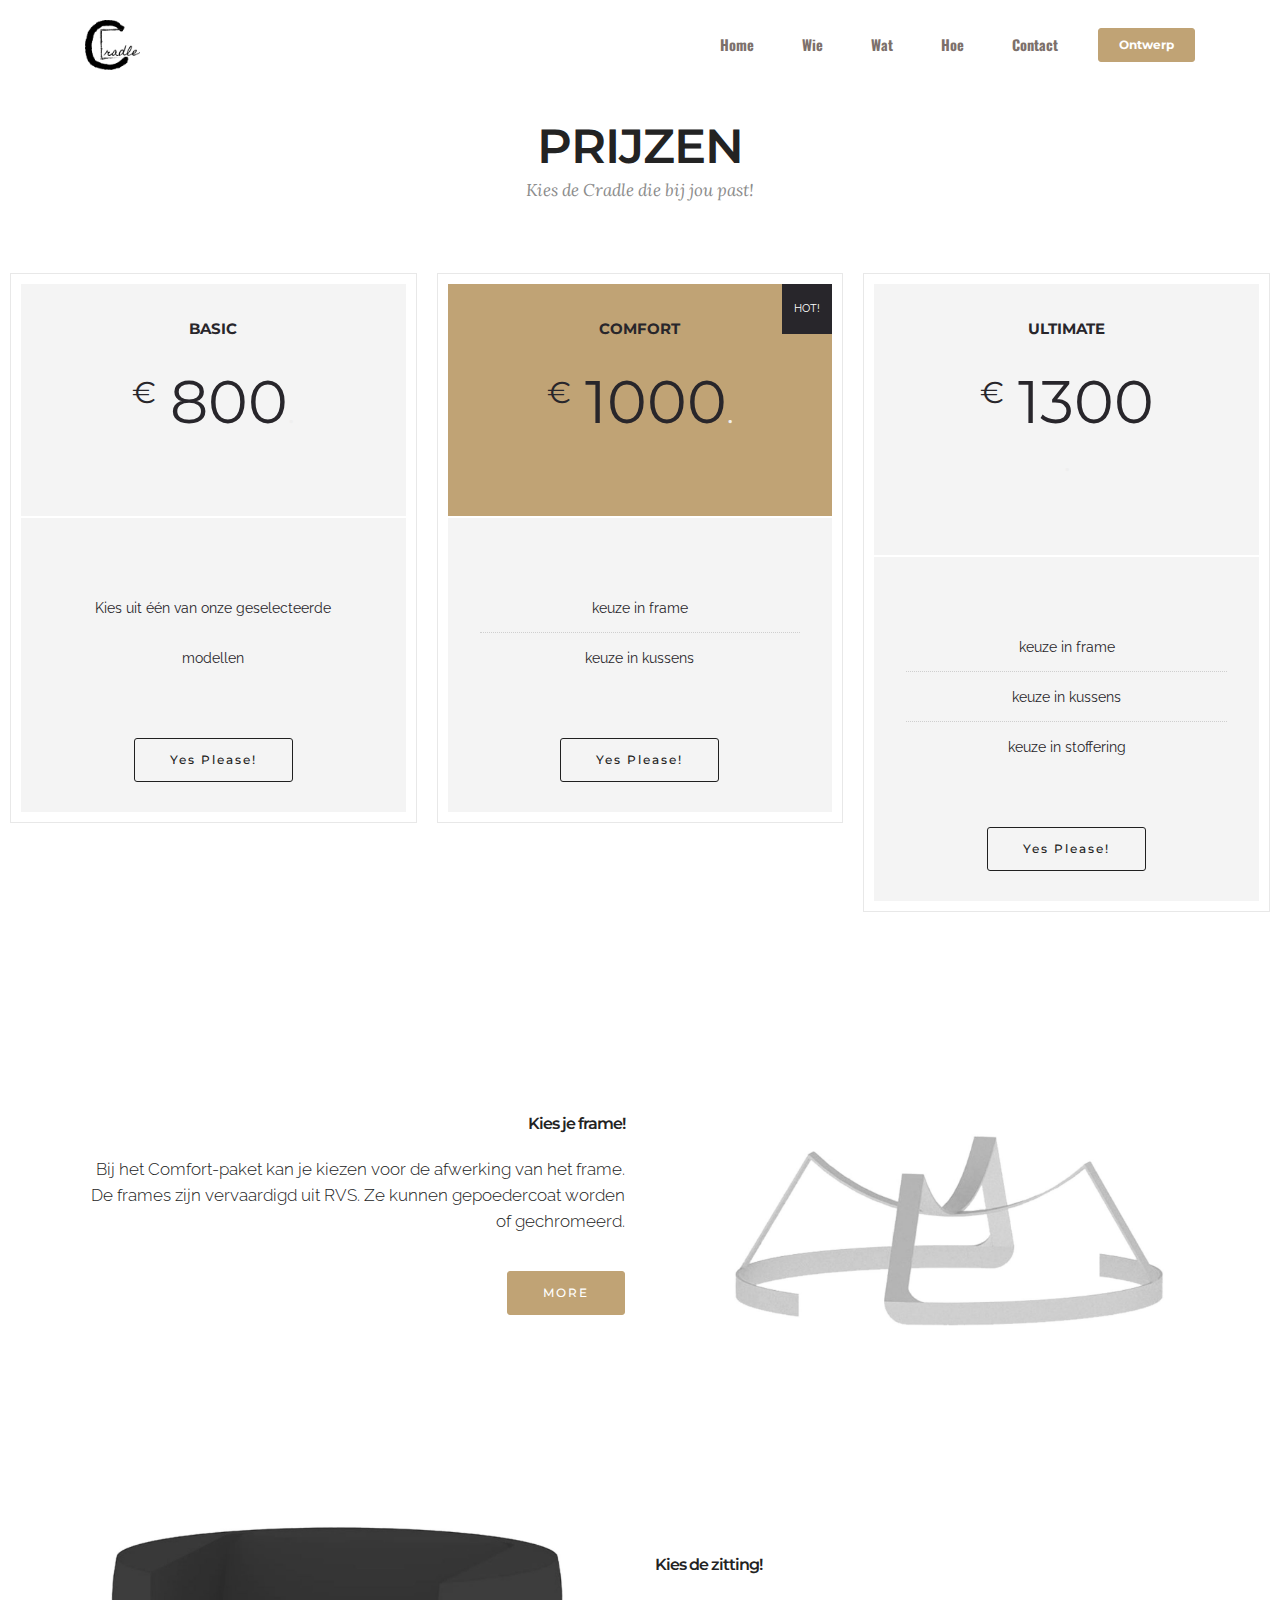
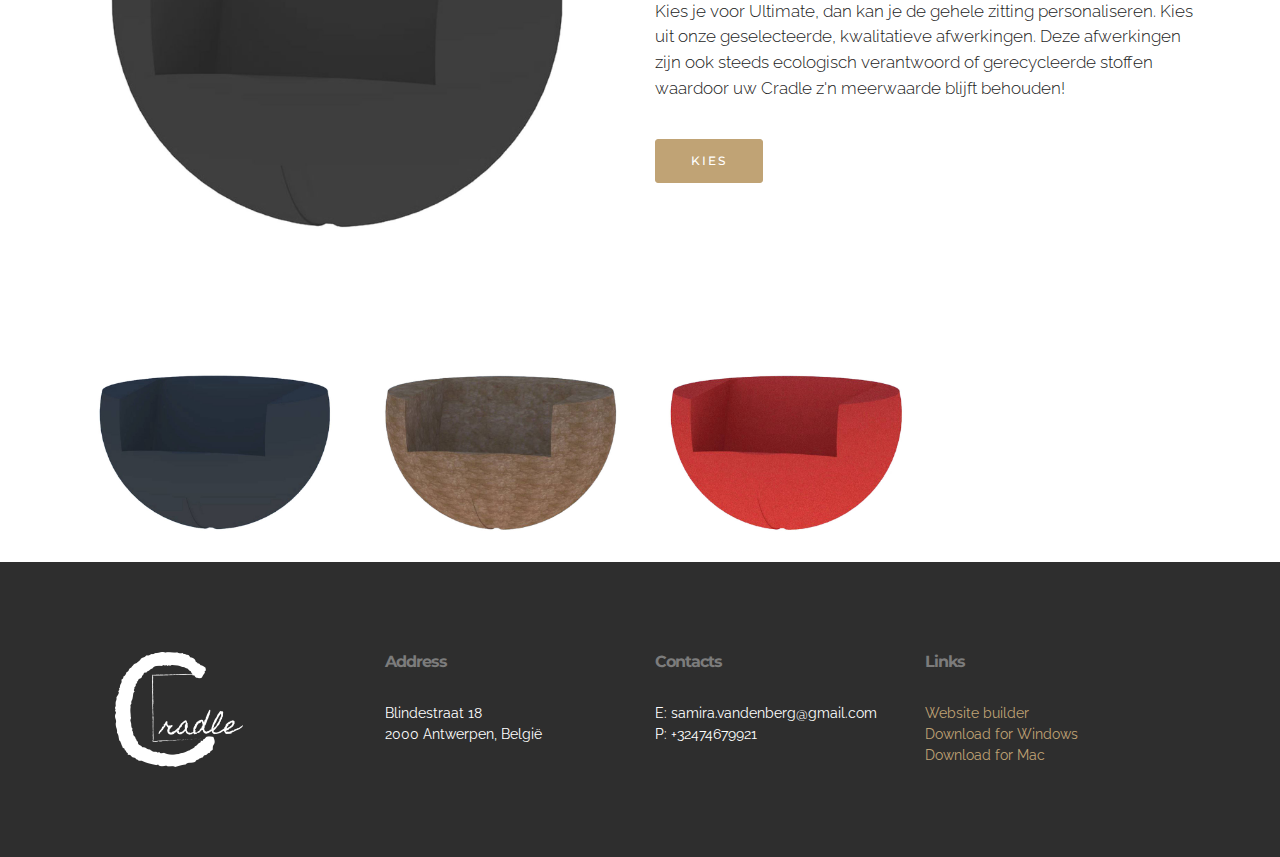
<file: page4.html>
<!DOCTYPE html>
<html >
<head>
  <!-- Site made with Mobirise Website Builder v4.8.8, https://mobirise.com -->
  <meta charset="UTF-8">
  <meta http-equiv="X-UA-Compatible" content="IE=edge">
  <meta name="generator" content="Mobirise v4.8.8, mobirise.com">
  <meta name="viewport" content="width=device-width, initial-scale=1, minimum-scale=1">
  <link rel="shortcut icon" href="assets/images/1-tekengebied-1-143x128.png" type="image/x-icon">
  <meta name="description" content="Website Creator Description">
  <title>Ontwerp</title>
  <link rel="stylesheet" href="assets/et-line-font-plugin/style.css">
  <link rel="stylesheet" href="https://fonts.googleapis.com/css?family=Montserrat:400,700">
  <link rel="stylesheet" href="https://fonts.googleapis.com/css?family=Raleway:100,100i,200,200i,300,300i,400,400i,500,500i,600,600i,700,700i,800,800i,900,900i">
  <link rel="stylesheet" href="https://fonts.googleapis.com/css?family=Lora:400,700,400italic,700italic&subset=latin">
  <link rel="stylesheet" href="assets/tether/tether.min.css">
  <link rel="stylesheet" href="assets/bootstrap/css/bootstrap.min.css">
  <link rel="stylesheet" href="assets/dropdown/css/style.css">
  <link rel="stylesheet" href="assets/theme/css/style.css">
  <link rel="stylesheet" href="assets/mobirise-gallery/style.css">
  <link rel="stylesheet" href="assets/mobirise/css/mbr-additional.css" type="text/css">
  
  
  
</head>
<body>
  <section id="ext_menu-4" data-rv-view="92">

    <nav class="navbar navbar-dropdown navbar-fixed-top">
        <div class="container">

            <div class="mbr-table">
                <div class="mbr-table-cell">

                    <div class="navbar-brand">
                        <a href="https://mobirise.com" class="navbar-logo"><img src="assets/images/1-tekengebied-1-143x128.png" alt="Mobirise"></a>
                        
                    </div>

                </div>
                <div class="mbr-table-cell">

                    <button class="navbar-toggler pull-xs-right hidden-md-up" type="button" data-toggle="collapse" data-target="#exCollapsingNavbar">
                        <div class="hamburger-icon"></div>
                    </button>

                    <ul class="nav-dropdown collapse pull-xs-right nav navbar-nav navbar-toggleable-sm" id="exCollapsingNavbar"><li class="nav-item"><a class="nav-link link" href="index.html#msg-box5-f">Home</a></li><li class="nav-item"><a class="nav-link link" href="page1.html#msg-box5-c">Wie</a></li><li class="nav-item"><a class="nav-link link" href="page2.html#header1-u">Wat</a></li><li class="nav-item"><a class="nav-link link" href="page5.html#header1-10">Hoe</a></li><li class="nav-item"><a class="nav-link link" href="page3.html#map2-p">Contact</a></li><li class="nav-item nav-btn"><a class="nav-link btn btn-primary" href="page4.html#pricing-table2-k">Ontwerp</a></li></ul>
                    <button hidden="" class="navbar-toggler navbar-close" type="button" data-toggle="collapse" data-target="#exCollapsingNavbar">
                        <div class="close-icon"></div>
                    </button>

                </div>
            </div>

        </div>
    </nav>

</section>

<section class="engine"><a href="https://mobirise.info/z">best free website templates</a></section><section class="mbr-section mbr-after-navbar" id="pricing-table2-k" data-rv-view="94" style="background-color: rgb(255, 255, 255); padding-top: 120px; padding-bottom: 120px;">

    

    <div class="mbr-section mbr-section__container mbr-section__container--middle">
      <div class="container">
          <div class="row">
              <div class="col-xs-12 text-xs-center">
                  <h3 class="mbr-section-title display-2">PRIJZEN</h3>
                  <small class="mbr-section-subtitle">Kies de Cradle die bij jou past!</small>
              </div>
          </div>
      </div>
    </div>

    <div class="mbr-section mbr-section-nopadding mbr-price-table">
      <div class="row">
            
            <div class="col-xs-12 col-md-6 col-xl-4">
                <div class="mbr-plan card text-xs-center">
                    <div class="mbr-plan-header card-block">
                      
                      <div class="card-title">
                        <h3 class="mbr-plan-title">BASIC</h3>
                        <small class="mbr-plan-subtitle"></small>
                      </div>
                      <div class="card-text">
                          <div class="mbr-price">
                            <span class="mbr-price-value">€</span>
                            <span class="mbr-price-figure">800</span><small class="mbr-price-term">.</small>
                          </div>
                          <small class="mbr-plan-price-desc"></small>
                      </div>
                    </div>
                    <div class="mbr-plan-body card-block">
                      <div class="mbr-plan-list"><ul class="list-group list-group-flush"><li class="list-group-item">Kies uit één van onze geselecteerde modellen</li></ul></div>
                      <div class="mbr-plan-btn"><a href="https://mobirise.com" class="btn btn-black btn-black-outline">Yes Please!</a></div>
                    </div>
                </div>
            </div>
            <div class="col-xs-12 col-md-6 col-xl-4">
                <div class="mbr-plan card text-xs-center">
                    <div class="mbr-plan-header card-block bg-primary">
                      <div class="mbr-plan-label">HOT!</div>
                      <div class="card-title">
                        <h3 class="mbr-plan-title">COMFORT</h3>
                        <small class="mbr-plan-subtitle"></small>
                      </div>
                      <div class="card-text">
                          <div class="mbr-price">
                            <span class="mbr-price-value">€</span>
                            <span class="mbr-price-figure">1000</span><small class="mbr-price-term">.</small>
                          </div>
                          <small class="mbr-plan-price-desc"></small>
                      </div>
                    </div>
                    <div class="mbr-plan-body card-block">
                      <div class="mbr-plan-list"><ul class="list-group list-group-flush"><li class="list-group-item">keuze in frame</li><li class="list-group-item"><span style="background-color: initial; font-size: 0.875rem;">keuze in kussens</span><br></li></ul></div>
                      <div class="mbr-plan-btn"><a href="page4.html#msg-box5-1g" class="btn btn-black btn-black-outline">Yes Please!</a></div>
                    </div>
                </div>
            </div>
            <div class="col-xs-12 col-md-6 col-xl-4">
                <div class="mbr-plan card text-xs-center">
                    <div class="mbr-plan-header card-block">
                      
                      <div class="card-title">
                        <h3 class="mbr-plan-title">ULTIMATE</h3>
                        <small class="mbr-plan-subtitle"></small>
                      </div>
                      <div class="card-text">
                          <div class="mbr-price">
                            <span class="mbr-price-value">€</span>
                            <span class="mbr-price-figure">1300<br></span><small class="mbr-price-term">.</small>
                          </div>
                          <small class="mbr-plan-price-desc"></small>
                      </div>
                    </div>
                    <div class="mbr-plan-body card-block">
                      <div class="mbr-plan-list"><ul class="list-group list-group-flush"><li class="list-group-item">keuze in frame</li><li class="list-group-item">keuze in kussens</li><li class="list-group-item">keuze in stoffering</li></ul></div>
                      <div class="mbr-plan-btn"><a href="page4.html#msg-box5-1g" class="btn btn-black btn-black-outline">Yes Please!</a></div>
                    </div>
                </div>
            </div>
          </div>
    </div>

</section>

<section class="mbr-section" id="msg-box5-1g" data-rv-view="97" style="background-color: rgb(255, 255, 255); padding-top: 0px; padding-bottom: 0px;">

    
    <div class="container">
        <div class="row">
            <div class="mbr-table-md-up">

              

              <div class="mbr-table-cell col-md-5 text-xs-center text-md-right content-size">
                  <h3 class="mbr-section-title display-2">Kies je frame!</h3>
                  <div class="lead">

                    <p>Bij het Comfort-paket kan je kiezen voor de afwerking van het frame. De frames zijn vervaardigd uit RVS. Ze kunnen gepoedercoat worden of gechromeerd.</p>

                  </div>

                  <div><a class="btn btn-primary" href="https://mobirise.com">MORE</a></div>
              </div>


              


              <div class="mbr-table-cell mbr-left-padding-md-up mbr-valign-top col-md-7 image-size" style="width: 50%;">
                  <div class="mbr-figure"><img src="assets/images/frame-1400x1050.jpg"></div>
              </div>

            </div>
        </div>
    </div>

</section>

<section class="mbr-section" id="msg-box5-1f" data-rv-view="100" style="background-color: rgb(255, 255, 255); padding-top: 80px; padding-bottom: 80px;">

    
    <div class="container">
        <div class="row">
            <div class="mbr-table-md-up">

              <div class="mbr-table-cell mbr-right-padding-md-up mbr-valign-top col-md-7 image-size" style="width: 50%;">
                  <div class="mbr-figure"><img src="assets/images/bol-1400x1050.jpg"></div>
              </div>

              


              <div class="mbr-table-cell col-md-5 text-xs-center text-md-left content-size">
                  <h3 class="mbr-section-title display-2">Kies de zitting!</h3>
                  <div class="lead">

                    <p>Kies je voor Ultimate, dan kan je de gehele zitting personaliseren. Kies uit onze geselecteerde, kwalitatieve afwerkingen. Deze afwerkingen zijn ook steeds ecologisch verantwoord of gerecycleerde stoffen waardoor uw Cradle z'n meerwaarde blijft behouden!<br></p>

                  </div>

                  <div><a class="btn btn-primary" href="https://mobirise.com">KIES</a></div>
              </div>


              

            </div>
        </div>
    </div>

</section>

<section class="mbr-gallery mbr-section mbr-section-nopadding mbr-slider-carousel" data-filter="false" id="gallery1-1i" data-rv-view="103" style="background-color: rgb(255, 255, 255); padding-top: 0rem; padding-bottom: 0rem;">
    <!-- Filter -->
    

    <!-- Gallery -->
    <div class="mbr-gallery-row container">
        <div class=" mbr-gallery-layout-default">
            <div>
                <div>
                    <div class="mbr-gallery-item mbr-gallery-item__mobirise3 mbr-gallery-item--p1" data-video-url="false" data-tags="Beautiful">
                        <div href="#lb-gallery1-1i" data-slide-to="0" data-toggle="modal">
                            
                            

                            <img src="assets/images/zwart-2000x1500-800x600.jpg" alt="" title="">
                            
                            <span class="icon-focus"></span>
                            
                        </div>
                    </div><div class="mbr-gallery-item mbr-gallery-item__mobirise3 mbr-gallery-item--p1" data-video-url="false" data-tags="Responsive">
                        <div href="#lb-gallery1-1i" data-slide-to="1" data-toggle="modal">
                            
                            

                            <img src="assets/images/leer-2000x1500-800x600.jpg" alt="" title="">
                            
                            <span class="icon-focus"></span>
                            
                        </div>
                    </div><div class="mbr-gallery-item mbr-gallery-item__mobirise3 mbr-gallery-item--p1" data-video-url="false" data-tags="Animated">
                        <div href="#lb-gallery1-1i" data-slide-to="2" data-toggle="modal">
                            
                            

                            <img src="assets/images/rood-2000x1500-800x600.jpg" alt="" title="">
                            
                            <span class="icon-focus"></span>
                            
                        </div>
                    </div>
                </div>
            </div>
            <div class="clearfix"></div>
        </div>
    </div>

    <!-- Lightbox -->
    <div data-app-prevent-settings="" class="mbr-slider modal fade carousel slide" tabindex="-1" data-keyboard="true" data-interval="false" id="lb-gallery1-1i">
        <div class="modal-dialog">
            <div class="modal-content">
                <div class="modal-body">
                    <ol class="carousel-indicators">
                        <li data-app-prevent-settings="" data-target="#lb-gallery1-1i" data-slide-to="0"></li><li data-app-prevent-settings="" data-target="#lb-gallery1-1i" data-slide-to="1"></li><li data-app-prevent-settings="" data-target="#lb-gallery1-1i" class=" active" data-slide-to="2"></li>
                    </ol>
                    <div class="carousel-inner">
                        <div class="carousel-item">
                            <img src="assets/images/zwart-2000x1500.jpg" alt="" title="">
                        </div><div class="carousel-item">
                            <img src="assets/images/leer-2000x1500.jpg" alt="" title="">
                        </div><div class="carousel-item active">
                            <img src="assets/images/rood-2000x1500.jpg" alt="" title="">
                        </div>
                    </div>
                    <a class="left carousel-control" role="button" data-slide="prev" href="#lb-gallery1-1i">
                        <span class="icon-prev" aria-hidden="true"></span>
                        <span class="sr-only">Previous</span>
                    </a>
                    <a class="right carousel-control" role="button" data-slide="next" href="#lb-gallery1-1i">
                        <span class="icon-next" aria-hidden="true"></span>
                        <span class="sr-only">Next</span>
                    </a>

                    <a class="close" href="#" role="button" data-dismiss="modal">
                        <span aria-hidden="true">×</span>
                        <span class="sr-only">Close</span>
                    </a>
                </div>
            </div>
        </div>
    </div>
</section>

<section class="mbr-section mbr-section-md-padding mbr-footer footer1" id="contacts1-g" data-rv-view="118" style="background-color: rgb(46, 46, 46); padding-top: 90px; padding-bottom: 90px;">
    
    <div class="container">
        <div class="row">
            <div class="mbr-footer-content col-xs-12 col-md-3">
                <div><img src="assets/images/1-tekengebied-1-wit-128x115.png"></div>
            </div>
            <div class="mbr-footer-content col-xs-12 col-md-3">
                <p><strong>Address</strong><br>Blindestraat 18<br>2000 Antwerpen, België</p>
            </div>
            <div class="mbr-footer-content col-xs-12 col-md-3">
                <p><strong>Contacts</strong><br>
E: samira.vandenberg@gmail.com<br>
P: +32474679921<br><br></p>
            </div>
            <div class="mbr-footer-content col-xs-12 col-md-3">
                <p><strong>Links</strong><br>
<a class="text-primary" href="https://mobirise.com/">Website builder</a><br>
<a class="text-primary" href="https://mobirise.com/mobirise-free-win.zip">Download for Windows</a><br>
<a class="text-primary" href="https://mobirise.com/mobirise-free-mac.zip">Download for Mac</a></p>
            </div>

        </div>
    </div>
</section>


  <script src="assets/web/assets/jquery/jquery.min.js"></script>
  <script src="assets/tether/tether.min.js"></script>
  <script src="assets/bootstrap/js/bootstrap.min.js"></script>
  <script src="assets/dropdown/js/script.min.js"></script>
  <script src="assets/touch-swipe/jquery.touch-swipe.min.js"></script>
  <script src="assets/masonry/masonry.pkgd.min.js"></script>
  <script src="assets/imagesloaded/imagesloaded.pkgd.min.js"></script>
  <script src="assets/bootstrap-carousel-swipe/bootstrap-carousel-swipe.js"></script>
  <script src="assets/smooth-scroll/smooth-scroll.js"></script>
  <script src="assets/theme/js/script.js"></script>
  <script src="assets/mobirise-gallery/player.min.js"></script>
  <script src="assets/mobirise-gallery/script.js"></script>
  
  
</body>
</html>
</file>
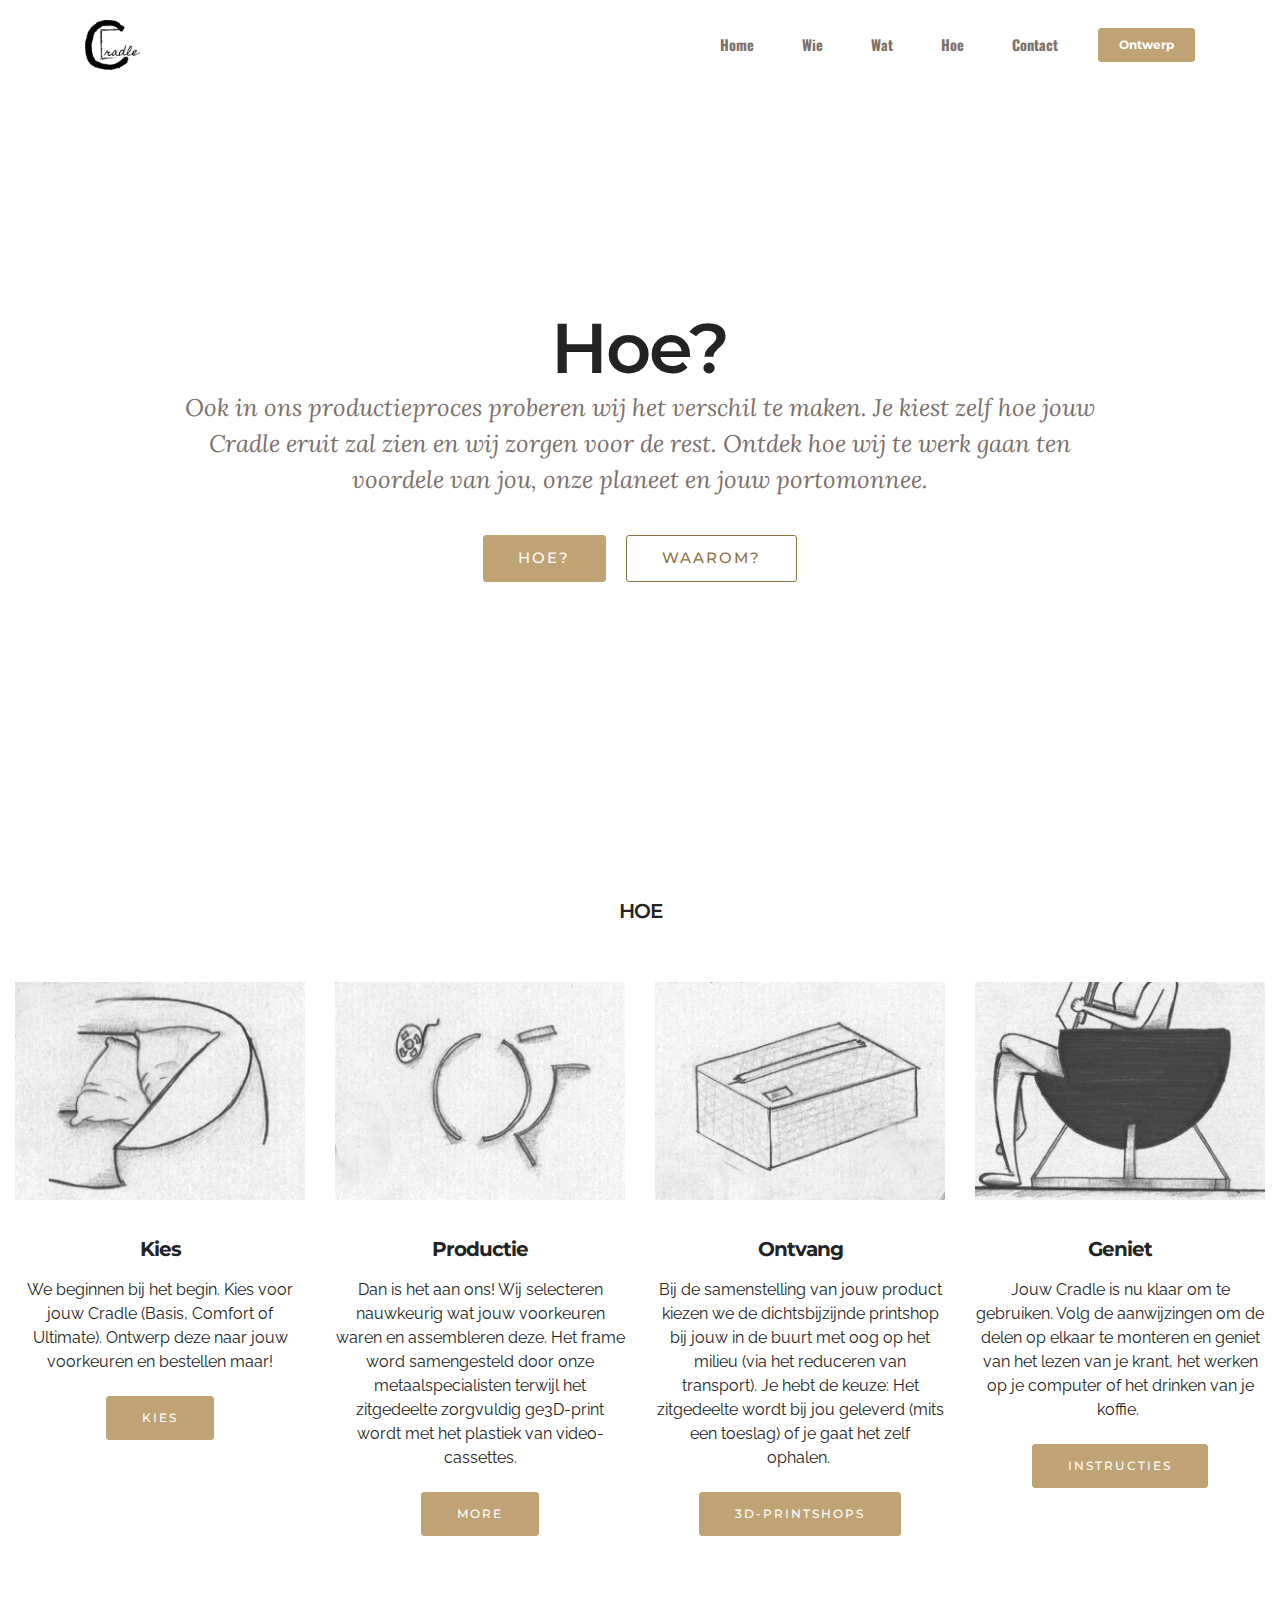
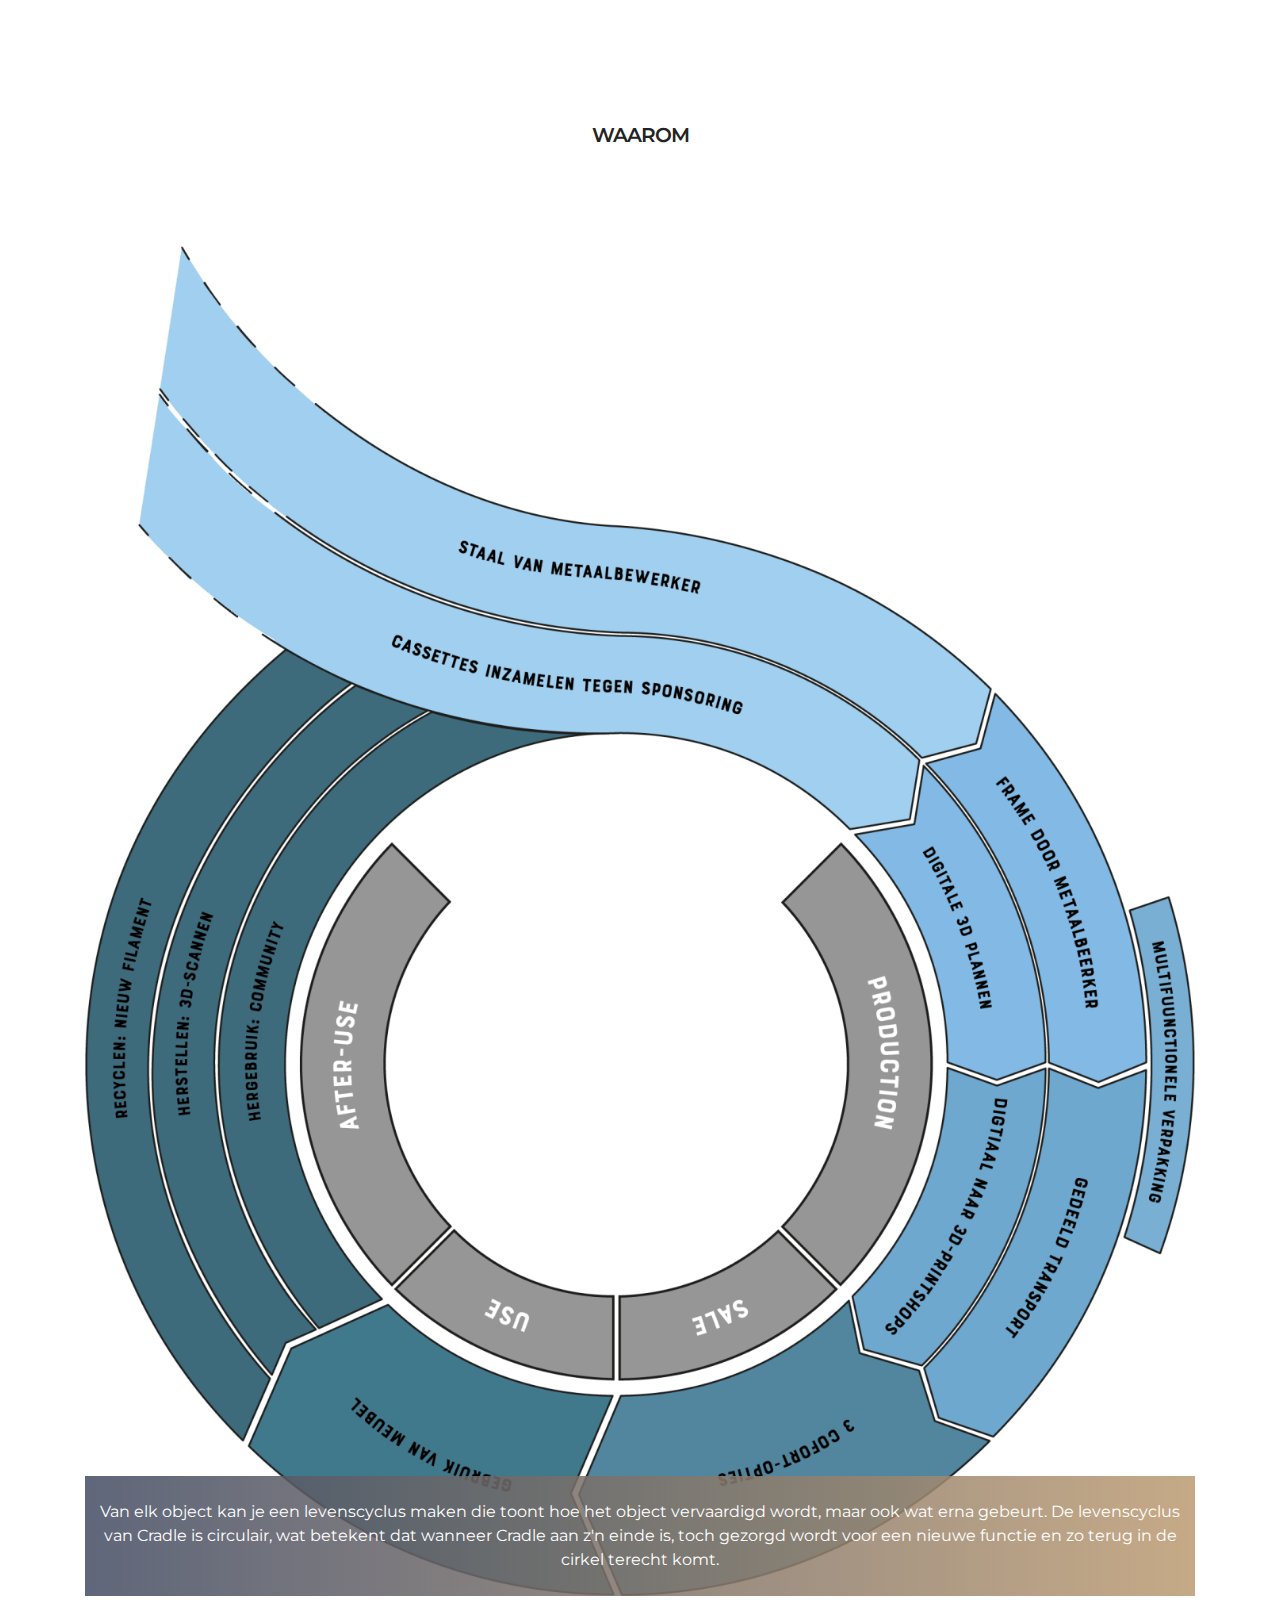
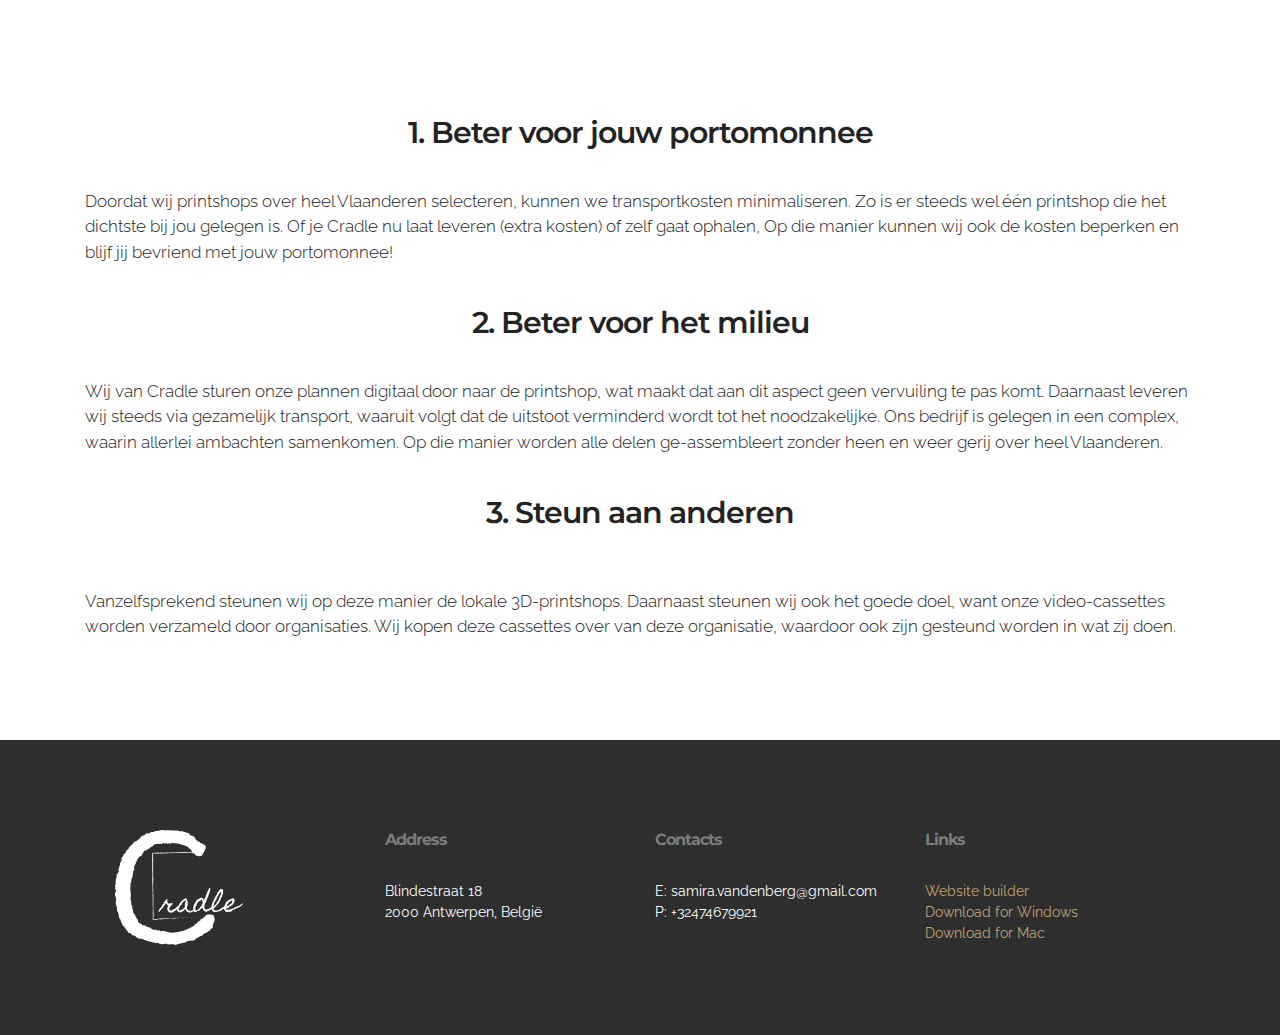
<file: page5.html>
<!DOCTYPE html>
<html >
<head>
  <!-- Site made with Mobirise Website Builder v4.8.8, https://mobirise.com -->
  <meta charset="UTF-8">
  <meta http-equiv="X-UA-Compatible" content="IE=edge">
  <meta name="generator" content="Mobirise v4.8.8, mobirise.com">
  <meta name="viewport" content="width=device-width, initial-scale=1, minimum-scale=1">
  <link rel="shortcut icon" href="assets/images/1-tekengebied-1-143x128.png" type="image/x-icon">
  <meta name="description" content="Website Creator Description">
  <title>Hoe</title>
  <link rel="stylesheet" href="https://fonts.googleapis.com/css?family=Lora:400,700,400italic,700italic&subset=latin">
  <link rel="stylesheet" href="https://fonts.googleapis.com/css?family=Montserrat:400,700">
  <link rel="stylesheet" href="https://fonts.googleapis.com/css?family=Raleway:100,100i,200,200i,300,300i,400,400i,500,500i,600,600i,700,700i,800,800i,900,900i">
  <link rel="stylesheet" href="assets/tether/tether.min.css">
  <link rel="stylesheet" href="assets/bootstrap/css/bootstrap.min.css">
  <link rel="stylesheet" href="assets/dropdown/css/style.css">
  <link rel="stylesheet" href="assets/theme/css/style.css">
  <link rel="stylesheet" href="assets/mobirise/css/mbr-additional.css" type="text/css">
  
  
  
</head>
<body>
  <section id="ext_menu-y" data-rv-view="144">

    <nav class="navbar navbar-dropdown navbar-fixed-top">
        <div class="container">

            <div class="mbr-table">
                <div class="mbr-table-cell">

                    <div class="navbar-brand">
                        <a href="https://mobirise.com" class="navbar-logo"><img src="assets/images/1-tekengebied-1-143x128.png" alt="Mobirise"></a>
                        
                    </div>

                </div>
                <div class="mbr-table-cell">

                    <button class="navbar-toggler pull-xs-right hidden-md-up" type="button" data-toggle="collapse" data-target="#exCollapsingNavbar">
                        <div class="hamburger-icon"></div>
                    </button>

                    <ul class="nav-dropdown collapse pull-xs-right nav navbar-nav navbar-toggleable-sm" id="exCollapsingNavbar"><li class="nav-item"><a class="nav-link link" href="index.html#msg-box5-f">Home</a></li><li class="nav-item"><a class="nav-link link" href="page1.html#msg-box5-c">Wie</a></li><li class="nav-item"><a class="nav-link link" href="page2.html#header1-u">Wat</a></li><li class="nav-item"><a class="nav-link link" href="page5.html#header1-10">Hoe</a></li><li class="nav-item"><a class="nav-link link" href="page3.html#map2-p">Contact</a></li><li class="nav-item nav-btn"><a class="nav-link btn btn-primary" href="page4.html#pricing-table2-k">Ontwerp</a></li></ul>
                    <button hidden="" class="navbar-toggler navbar-close" type="button" data-toggle="collapse" data-target="#exCollapsingNavbar">
                        <div class="close-icon"></div>
                    </button>

                </div>
            </div>

        </div>
    </nav>

</section>

<section class="engine"><a href="https://mobirise.info/j">website templates</a></section><section class="mbr-section mbr-section-hero mbr-section-full mbr-after-navbar" id="header1-10" data-rv-view="120" style="background-color: rgb(255, 255, 255);">

    

    <div class="mbr-table-cell">

        <div class="container">
            <div class="row">
                <div class="mbr-section col-md-10 col-md-offset-1 text-xs-center">

                    <h1 class="mbr-section-title display-1">Hoe?</h1>
                    <p class="mbr-section-lead lead">Ook in ons productieproces proberen wij het verschil te maken. Je kiest zelf hoe jouw Cradle eruit zal zien en wij zorgen voor de rest. Ontdek hoe wij te werk gaan ten voordele van jou, onze planeet en jouw portomonnee.</p>
                    <div class="mbr-section-btn"><a class="btn btn-lg btn-primary" href="page5.html#header3-1r">HOE?</a> <a class="btn btn-lg btn-primary-outline btn-primary" href="page5.html#header3-1v">WAAROM?</a></div>
                </div>
            </div>
        </div>
    </div>

    

</section>

<section class="mbr-section mbr-section__container article" id="header3-1r" data-rv-view="123" style="background-color: rgb(255, 255, 255); padding-top: 0px; padding-bottom: 60px;">
    <div class="container">
        <div class="row">
            <div class="col-xs-12">
                <h3 class="mbr-section-title display-2">HOE</h3>
                
            </div>
        </div>
    </div>
</section>

<section class="mbr-cards mbr-section mbr-section-nopadding" id="features3-12" data-rv-view="125" style="background-color: rgb(255, 255, 255);">

    

    <div class="mbr-cards-row row">
        <div class="mbr-cards-col col-xs-12 col-lg-3" style="padding-top: 0px; padding-bottom: 80px;">
            <div class="container">
              <div class="card cart-block">
                  <div class="card-img"><img src="assets/images/1-600x450.jpg" class="card-img-top"></div>
                  <div class="card-block">
                    <h4 class="card-title">Kies</h4>
                    
                    <p class="card-text">We beginnen bij het begin. Kies voor jouw Cradle (Basis, Comfort of Ultimate). Ontwerp deze naar jouw voorkeuren en bestellen maar!</p>
                    <div class="card-btn"><a href="page4.html#pricing-table2-k" class="btn btn-primary">KIES</a></div>
                    </div>
                </div>
            </div>
        </div>
        <div class="mbr-cards-col col-xs-12 col-lg-3" style="padding-top: 0px; padding-bottom: 80px;">
            <div class="container">
                <div class="card cart-block">
                    <div class="card-img"><img src="assets/images/2-600x450.jpg" class="card-img-top"></div>
                    <div class="card-block">
                        <h4 class="card-title">Productie</h4>
                        
                        <p class="card-text">Dan is het aan ons! Wij selecteren nauwkeurig wat jouw voorkeuren waren en assembleren deze. Het frame word samengesteld door onze metaalspecialisten terwijl het zitgedeelte zorgvuldig ge3D-print wordt met het plastiek van video-cassettes.</p>
                        <div class="card-btn"><a href="https://mobirise.com" class="btn btn-primary">MORE</a></div>
                    </div>
                </div>
            </div>
        </div>
        <div class="mbr-cards-col col-xs-12 col-lg-3" style="padding-top: 0px; padding-bottom: 80px;">
            <div class="container">
                <div class="card cart-block">
                    <div class="card-img"><img src="assets/images/3-600x450.jpg" class="card-img-top"></div>
                    <div class="card-block">
                        <h4 class="card-title">Ontvang</h4>
                        
                        <p class="card-text">Bij de samenstelling van jouw product kiezen we de dichtsbijzijnde printshop bij jouw in de buurt met oog op het milieu (via het reduceren van transport). Je hebt de keuze: Het zitgedeelte wordt bij jou geleverd (mits een toeslag) of je gaat het zelf ophalen.&nbsp;</p>
                        <div class="card-btn"><a href="https://www.google.com/maps/search/3D+printer/@50.9720146,4.3887499,9.5z" class="btn btn-primary" target="_blank">3D-PRINTSHOPS</a></div>
                    </div>
                </div>
            </div>
        </div>
        <div class="mbr-cards-col col-xs-12 col-lg-3" style="padding-top: 0px; padding-bottom: 80px;">
            <div class="container">
                <div class="card cart-block">
                    <div class="card-img"><img src="assets/images/4-600x450.jpg" class="card-img-top"></div>
                    <div class="card-block">
                        <h4 class="card-title">Geniet</h4>
                        
                        <p class="card-text">Jouw Cradle is nu klaar om te gebruiken. Volg de aanwijzingen om de delen op elkaar te monteren en geniet van het lezen van je krant, het werken op je computer of het drinken van je koffie.&nbsp;</p>
                        <div class="card-btn"><a href="assets/files/instructies.pdf" class="btn btn-primary" target="_blank">INSTRUCTIES</a></div>
                    </div>
                </div>
            </div>
        </div>
        
        
    </div>
</section>

<section class="mbr-section mbr-section__container article" id="header3-1v" data-rv-view="128" style="background-color: rgb(255, 255, 255); padding-top: 100px; padding-bottom: 20px;">
    <div class="container">
        <div class="row">
            <div class="col-xs-12">
                <h3 class="mbr-section-title display-2">WAAROM</h3>
                
            </div>
        </div>
    </div>
</section>

<section class="mbr-section mbr-section__container" id="image2-1s" data-rv-view="130" style="background-color: rgb(255, 255, 255); padding-top: 80px; padding-bottom: 80px;">
    <div class="container">
        <div class="row">
            <div class="col-xs-12">
                <figure class="mbr-figure">
                    <div><img src="assets/images/levenscyclus-1400x1702.png"></div>

                    <figcaption class="mbr-figure-caption mbr-figure-caption-over">
                        <div class="container">Van elk object kan je een levenscyclus maken die toont hoe het object vervaardigd wordt, maar ook wat erna gebeurt. De levenscyclus van Cradle is circulair, wat betekent dat wanneer Cradle aan z'n einde is, toch gezorgd wordt voor een nieuwe functie en zo terug in de cirkel terecht komt.</div>
                    </figcaption>

                </figure>
            </div>
        </div>
    </div>
</section>

<section class="mbr-section mbr-section__container article" id="header3-13" data-rv-view="132" style="background-color: rgb(255, 255, 255); padding-top: 40px; padding-bottom: 20px;">
    <div class="container">
        <div class="row">
            <div class="col-xs-12">
                <h3 class="mbr-section-title display-2">1. Beter voor jouw portomonnee</h3>
                
            </div>
        </div>
    </div>
</section>

<section class="mbr-section article mbr-section__container" id="content1-14" data-rv-view="134" style="background-color: rgb(255, 255, 255); padding-top: 20px; padding-bottom: 20px;">

    <div class="container">
        <div class="row">
            <div class="col-xs-12 lead"><p>Doordat wij printshops over heel Vlaanderen selecteren, kunnen we transportkosten minimaliseren. Zo is er steeds wel één printshop die het dichtste bij jou gelegen is. Of je Cradle nu laat leveren (extra kosten) of zelf gaat ophalen, Op die manier kunnen wij ook de kosten beperken en blijf jij bevriend met jouw portomonnee!</p></div>
        </div>
    </div>

</section>

<section class="mbr-section mbr-section__container article" id="header3-17" data-rv-view="136" style="background-color: rgb(255, 255, 255); padding-top: 20px; padding-bottom: 20px;">
    <div class="container">
        <div class="row">
            <div class="col-xs-12">
                <h3 class="mbr-section-title display-2">2. Beter voor het milieu</h3>
                
            </div>
        </div>
    </div>
</section>

<section class="mbr-section article mbr-section__container" id="content1-18" data-rv-view="138" style="background-color: rgb(255, 255, 255); padding-top: 20px; padding-bottom: 20px;">

    <div class="container">
        <div class="row">
            <div class="col-xs-12 lead"><p>Wij van Cradle sturen onze plannen digitaal door naar de printshop, wat maakt dat aan dit aspect geen vervuiling te pas komt. Daarnaast leveren wij steeds via gezamelijk transport, waaruit volgt dat de uitstoot verminderd wordt tot het noodzakelijke. Ons bedrijf is gelegen in een complex, waarin allerlei ambachten samenkomen. Op die manier worden alle delen ge-assembleert zonder heen en weer gerij over heel Vlaanderen.&nbsp;</p></div>
        </div>
    </div>

</section>

<section class="mbr-section mbr-section__container article" id="header3-19" data-rv-view="140" style="background-color: rgb(255, 255, 255); padding-top: 20px; padding-bottom: 40px;">
    <div class="container">
        <div class="row">
            <div class="col-xs-12">
                <h3 class="mbr-section-title display-2">3. Steun aan anderen</h3>
                
            </div>
        </div>
    </div>
</section>

<section class="mbr-section article mbr-section__container" id="content1-1a" data-rv-view="142" style="background-color: rgb(255, 255, 255); padding-top: 20px; padding-bottom: 100px;">

    <div class="container">
        <div class="row">
            <div class="col-xs-12 lead"><p>Vanzelfsprekend steunen wij op deze manier de lokale 3D-printshops. Daarnaast steunen wij ook het goede doel, want onze video-cassettes worden verzameld door organisaties. Wij kopen deze cassettes over van deze organisatie, waardoor ook zijn gesteund worden in wat zij doen.&nbsp;</p></div>
        </div>
    </div>

</section>

<section class="mbr-section mbr-section-md-padding mbr-footer footer1" id="contacts1-z" data-rv-view="146" style="background-color: rgb(46, 46, 46); padding-top: 90px; padding-bottom: 90px;">
    
    <div class="container">
        <div class="row">
            <div class="mbr-footer-content col-xs-12 col-md-3">
                <div><img src="assets/images/1-tekengebied-1-wit-128x115.png"></div>
            </div>
            <div class="mbr-footer-content col-xs-12 col-md-3">
                <p><strong>Address</strong><br>Blindestraat 18<br>2000 Antwerpen, België</p>
            </div>
            <div class="mbr-footer-content col-xs-12 col-md-3">
                <p><strong>Contacts</strong><br>
E: samira.vandenberg@gmail.com<br>
P: +32474679921<br><br></p>
            </div>
            <div class="mbr-footer-content col-xs-12 col-md-3">
                <p><strong>Links</strong><br>
<a class="text-primary" href="https://mobirise.com/">Website builder</a><br>
<a class="text-primary" href="https://mobirise.com/mobirise-free-win.zip">Download for Windows</a><br>
<a class="text-primary" href="https://mobirise.com/mobirise-free-mac.zip">Download for Mac</a></p>
            </div>

        </div>
    </div>
</section>


  <script src="assets/web/assets/jquery/jquery.min.js"></script>
  <script src="assets/tether/tether.min.js"></script>
  <script src="assets/bootstrap/js/bootstrap.min.js"></script>
  <script src="assets/smooth-scroll/smooth-scroll.js"></script>
  <script src="assets/dropdown/js/script.min.js"></script>
  <script src="assets/touch-swipe/jquery.touch-swipe.min.js"></script>
  <script src="assets/theme/js/script.js"></script>
  
  
</body>
</html>
</file>
<file: assets/dropdown/css/style.css>
.navbar-dropdown {
  left: 0;
  padding: 0;
  position: absolute;
  right: 0;
  top: 0;
  transition: all 0.45s ease;
  z-index: 1030; }
  .navbar-dropdown .navbar-brand {
    float: none;
    font-size: 0;
    padding: 1.25rem 0;
    position: relative;
    transition: padding 0.25s ease;
    white-space: nowrap; }
    .navbar-dropdown .navbar-brand::before {
      content: "";
      display: inline-block;
      height: 100%;
      vertical-align: middle; }
  .navbar-dropdown .navbar-logo,
  .navbar-dropdown .navbar-caption {
    display: inline-block;
    vertical-align: middle; }
  .navbar-dropdown .navbar-logo {
    margin-right: 0.8rem;
    transition: margin 0.3s ease-in-out; }
    .navbar-dropdown .navbar-logo img {
      height: 3.125rem;
      transition: all 0.3s ease-in-out; }
  .navbar-dropdown .mbr-table-cell {
    height: 5.625rem; }
  .navbar-dropdown .navbar-caption {
    font-family: "Montserrat";
    font-size: 1rem;
    font-weight: 700;
    white-space: normal; }
    .navbar-dropdown .navbar-caption, .navbar-dropdown .navbar-caption:hover {
      color: inherit;
      text-decoration: none; }
  .navbar-dropdown.navbar-fixed-top {
    position: fixed; }
  .navbar-dropdown.bg-color.transparent {
    background: none !important; }
  .navbar-dropdown.navbar-short .navbar-brand {
    padding: 0.625rem 0; }
  .navbar-dropdown.navbar-short .navbar-logo {
    margin-right: 0.5rem; }
    .navbar-dropdown.navbar-short .navbar-logo img {
      height: 2.375rem; }
  .navbar-dropdown.navbar-short .mbr-table-cell {
    height: 3.625rem; }
  .navbar-dropdown .navbar-close {
    left: 0.6875rem;
    position: fixed;
    top: 0.75rem;
    z-index: 1000; }
  .navbar-dropdown.opened {
    background: none !important; }
    .navbar-dropdown.opened .navbar-brand,
    .navbar-dropdown.opened .navbar-toggler {
      display: none; }
  .navbar-dropdown .hamburger-icon {
    content: "";
    width: 16px;
    -webkit-box-shadow: 0 -6px 0 1px,0 0 0 1px,0 6px 0 1px;
    -moz-box-shadow: 0 -6px 0 1px,0 0 0 1px,0 6px 0 1px;
    box-shadow: 0 -6px 0 1px,0 0 0 1px,0 6px 0 1px; }
  .navbar-dropdown .close-icon {
    position: relative;
    width: 21px;
    height: 21px;
    overflow: hidden; }
    .navbar-dropdown .close-icon::before, .navbar-dropdown .close-icon::after {
      content: '';
      position: absolute;
      height: 2px;
      width: 100%;
      top: 50%;
      left: 0;
      margin-top: -1px; }
    .navbar-dropdown .close-icon::before {
      transform: rotate(45deg);
      -ms-transform: rotate(45deg);
      -webkit-transform: rotate(45deg); }
    .navbar-dropdown .close-icon::after {
      transform: rotate(-45deg);
      -ms-transform: rotate(-45deg);
      -webkit-transform: rotate(-45deg); }

.dropdown-menu .dropdown-toggle[data-toggle="dropdown-submenu"]::after {
  border-bottom: 0.35em solid transparent;
  border-left: 0.35em solid;
  border-right: 0;
  border-top: 0.35em solid transparent;
  margin-left: 0.3rem; }

.dropdown-menu .dropdown-item:focus {
  outline: 0; }

.nav-dropdown {
  display: table !important;
  font-family: "Montserrat";
  font-size: 0.75rem;
  font-weight: 700;
  height: auto !important; }
  .nav-dropdown .nav-item {
    display: table-cell;
    float: none;
    vertical-align: middle; }
  .nav-dropdown .nav-btn {
    padding-left: 1rem; }
  .nav-dropdown .link {
    margin: 1.667em;
    padding: 0;
    transition: color .2s ease-in-out; }
    .nav-dropdown .link.dropdown-toggle {
      margin-right: 2.583em; }
      .nav-dropdown .link.dropdown-toggle::after {
        margin-left: .25rem;
        border-top: 0.35em solid;
        border-right: 0.35em solid transparent;
        border-left: 0.35em solid transparent;
        border-bottom: 0; }
      .nav-dropdown .link.dropdown-toggle::after {
        display: block;
        margin-top: -0.1667em;
        position: absolute;
        right: 1.3333em;
        top: 50%; }
      .nav-dropdown .link.dropdown-toggle[aria-expanded="true"] {
        margin: 0;
        padding: 1.667em 2.583em 1.667em 1.667em; }
  .nav-dropdown .link::after,
  .nav-dropdown .dropdown-item::after {
    color: inherit; }
  .nav-dropdown .btn {
    font-size: 0.75rem;
    font-weight: 700;
    letter-spacing: 0;
    margin-bottom: 0;
    padding-left: 1.25rem;
    padding-right: 1.25rem; }
  .nav-dropdown .dropdown-menu {
    border-radius: 0;
    border: 0;
    left: 0;
    margin: 0;
    padding-bottom: 1.25rem;
    padding-top: 1.25rem; }
  .nav-dropdown .dropdown-submenu {
    left: 100%;
    margin-left: 0.125rem;
    margin-top: -1.25rem;
    top: 0; }
  .nav-dropdown .dropdown-item {
    font-size: 0.8125rem;
    font-weight: 500;
    line-height: 2;
    padding: 0.3846em 4.615em 0.3846em 1.5385em;
    position: relative;
    transition: color .2s ease-in-out, background-color .2s ease-in-out; }
    .nav-dropdown .dropdown-item::after {
      margin-top: -0.3077em;
      position: absolute;
      right: 1.1538em;
      top: 50%; }
    .nav-dropdown .dropdown-item:focus, .nav-dropdown .dropdown-item:hover {
      background: none; }

@media (max-width: 767px) {
  .nav-dropdown.navbar-toggleable-sm {
    bottom: 0;
    display: none;
    left: 0;
    overflow-x: hidden;
    position: fixed;
    top: 0;
    transform: translateX(-100%);
    -ms-transform: translateX(-100%);
    -webkit-transform: translateX(-100%);
    width: 18.75rem;
    z-index: 999; } }
.nav-dropdown.navbar-toggleable-xl {
  bottom: 0;
  display: none;
  left: 0;
  overflow-x: hidden;
  position: fixed;
  top: 0;
  transform: translateX(-100%);
  -ms-transform: translateX(-100%);
  -webkit-transform: translateX(-100%);
  width: 18.75rem;
  z-index: 999; }

.nav-dropdown-sm {
  display: block !important;
  overflow-x: hidden;
  overflow: auto;
  padding-top: 3.875rem; }
  .nav-dropdown-sm::after {
    content: "";
    display: block;
    height: 3rem;
    width: 100%; }
  .nav-dropdown-sm.collapse.in ~ .navbar-close {
    display: block !important; }
  .nav-dropdown-sm.collapsing, .nav-dropdown-sm.collapse.in {
    transform: translateX(0);
    -ms-transform: translateX(0);
    -webkit-transform: translateX(0);
    transition: all 0.25s ease-out;
    -webkit-transition: all 0.25s ease-out; }
  .nav-dropdown-sm.collapsing[aria-expanded="false"] {
    transform: translateX(-100%);
    -ms-transform: translateX(-100%);
    -webkit-transform: translateX(-100%); }
  .nav-dropdown-sm .nav-item {
    display: block;
    margin-left: 0 !important;
    padding-left: 0; }
  .nav-dropdown-sm .link,
  .nav-dropdown-sm .dropdown-item {
    border-top: 1px dotted rgba(255, 255, 255, 0.1);
    font-size: 0.8125rem;
    line-height: 1.6;
    margin: 0 !important;
    padding: 0.875rem 2.4rem 0.875rem 1.5625rem !important;
    position: relative;
    white-space: normal; }
    .nav-dropdown-sm .link:focus, .nav-dropdown-sm .link:hover,
    .nav-dropdown-sm .dropdown-item:focus,
    .nav-dropdown-sm .dropdown-item:hover {
      background: rgba(0, 0, 0, 0.2) !important; }
  .nav-dropdown-sm .nav-btn {
    position: relative;
    padding: 1.5625rem 1.5625rem 0 1.5625rem; }
    .nav-dropdown-sm .nav-btn::before {
      border-top: 1px dotted rgba(255, 255, 255, 0.1);
      content: "";
      left: 0;
      position: absolute;
      top: 0;
      width: 100%; }
    .nav-dropdown-sm .nav-btn + .nav-btn {
      padding-top: 0.625rem; }
      .nav-dropdown-sm .nav-btn + .nav-btn::before {
        display: none; }
  .nav-dropdown-sm .btn {
    padding: 0.625rem 0; }
  .nav-dropdown-sm .dropdown-toggle::after {
    position: absolute;
    right: 1.25rem;
    top: 50%;
    margin-top: -0.154em; }
  .nav-dropdown-sm .dropdown-toggle[data-toggle="dropdown-submenu"]::after {
    margin-left: .25rem;
    border-top: 0.35em solid;
    border-right: 0.35em solid transparent;
    border-left: 0.35em solid transparent;
    border-bottom: 0; }
  .nav-dropdown-sm .dropdown-toggle[data-toggle="dropdown-submenu"][aria-expanded="true"]::after {
    border-top: 0;
    border-right: 0.35em solid transparent;
    border-left: 0.35em solid transparent;
    border-bottom: 0.35em solid; }
  .nav-dropdown-sm .dropdown-menu {
    margin: 0;
    padding: 0;
    position: relative;
    top: 0;
    left: 0;
    width: 100%;
    border: 0;
    float: none;
    border-radius: 0;
    background: none; }

.is-builder .nav-dropdown.collapsing {
  transition: none !important; }

/*# sourceMappingURL=style.css.map */
</file>
<file: assets/theme/css/style.css>
.engine {
	position: absolute;
	text-indent: -2400px;
	text-align: center;
	padding: 0;
	top: 0;
	left: -2400px;
}/*!
 * Default theme v2 (https://mobirise.com/)
 * Copyright 2016 Mobirise
 */
.container {
  position: relative; }

.btn {
  margin-bottom: 0.5rem; }
  .btn + .btn {
    margin-left: 1rem; }
  @media (max-width: 767px) {
    .btn {
      white-space: normal; }
      .btn + .btn {
        margin-left: 0; } }

.bg-primary {
  background-color: #c0a375 !important; }

.bg-success {
  background-color: #90a878 !important; }

.bg-info {
  background-color: #7e9b9f !important; }

.bg-warning {
  background-color: #f3c649 !important; }

.bg-danger {
  background-color: #f28281 !important; }

.bg-none {
  background: none !important; }

.btn {
  font-family: 'Montserrat', sans-serif;
  font-weight: 500;
  letter-spacing: 2px;
  padding: 0.75rem 2.1875rem;
  font-size: 0.75rem;
  line-height: 1.5;
  border-radius: 3px;
  -webkit-transition: all .3s ease-in-out;
  -moz-transition: all .3s ease-in-out;
  transition: all .3s ease-in-out; }

.btn-sm {
  padding: 0.625rem 2.1874rem;
  font-size: 0.9687rem;
  line-height: 1.5;
  border-radius: 3px;
  font-family: "Lora";
  font-style: italic;
  font-weight: 400;
  letter-spacing: 0px; }

.btn-lg {
  padding: 0.75rem 2.1874rem;
  font-size: 0.9687rem;
  line-height: 1.3333333333;
  border-radius: 3px; }

.btn-xlg {
  padding: 0.75rem 2.1874rem;
  font-size: 1.1875rem;
  line-height: 1.3333333333;
  border-radius: 3px; }

.btn-primary {
  background-color: #c0a375;
  border-color: #c0a375;
  box-shadow: none;
  color: #fff; }
  .btn-primary:hover {
    color: #fff;
    background-color: #a07e49;
    border-color: #a07e49;
    box-shadow: none; }
  .btn-primary:focus, .btn-primary.focus {
    color: #fff;
    background-color: #a07e49;
    border-color: #a07e49; }
  .btn-primary:active, .btn-primary.active {
    color: #fff;
    background-color: #a07e49;
    border-color: #a07e49;
    background-image: none;
    box-shadow: none; }
  .btn-primary.disabled, .btn-primary:disabled {
    color: #fff !important;
    background-color: #a07e49 !important;
    border-color: #a07e49 !important;
    opacity: 0.85; }

.btn-secondary {
  background-color: #bfcecb;
  border-color: #bfcecb;
  box-shadow: none;
  color: #fff; }
  .btn-secondary:hover {
    color: #fff;
    background-color: #94ada8;
    border-color: #94ada8;
    box-shadow: none; }
  .btn-secondary:focus, .btn-secondary.focus {
    color: #fff;
    background-color: #94ada8;
    border-color: #94ada8; }
  .btn-secondary:active, .btn-secondary.active {
    color: #fff;
    background-color: #94ada8;
    border-color: #94ada8;
    background-image: none;
    box-shadow: none; }
  .btn-secondary.disabled, .btn-secondary:disabled {
    color: #fff !important;
    background-color: #94ada8 !important;
    border-color: #94ada8 !important;
    opacity: 0.85; }

.btn-info {
  background-color: #7e9b9f;
  border-color: #7e9b9f;
  box-shadow: none;
  color: #fff; }
  .btn-info:hover {
    color: #fff;
    background-color: #597478;
    border-color: #597478;
    box-shadow: none; }
  .btn-info:focus, .btn-info.focus {
    color: #fff;
    background-color: #597478;
    border-color: #597478; }
  .btn-info:active, .btn-info.active {
    color: #fff;
    background-color: #597478;
    border-color: #597478;
    background-image: none;
    box-shadow: none; }
  .btn-info.disabled, .btn-info:disabled {
    color: #fff !important;
    background-color: #597478 !important;
    border-color: #597478 !important;
    opacity: 0.85; }

.btn-success {
  background-color: #90a878;
  border-color: #90a878;
  box-shadow: none;
  color: #fff; }
  .btn-success:hover {
    color: #fff;
    background-color: #6a8153;
    border-color: #6a8153;
    box-shadow: none; }
  .btn-success:focus, .btn-success.focus {
    color: #fff;
    background-color: #6a8153;
    border-color: #6a8153; }
  .btn-success:active, .btn-success.active {
    color: #fff;
    background-color: #6a8153;
    border-color: #6a8153;
    background-image: none;
    box-shadow: none; }
  .btn-success.disabled, .btn-success:disabled {
    color: #fff !important;
    background-color: #6a8153 !important;
    border-color: #6a8153 !important;
    opacity: 0.85; }

.btn-warning {
  background-color: #f3c649;
  border-color: #f3c649;
  box-shadow: none;
  color: #fff; }
  .btn-warning:hover {
    color: #fff;
    background-color: #e1a90f;
    border-color: #e1a90f;
    box-shadow: none; }
  .btn-warning:focus, .btn-warning.focus {
    color: #fff;
    background-color: #e1a90f;
    border-color: #e1a90f; }
  .btn-warning:active, .btn-warning.active {
    color: #fff;
    background-color: #e1a90f;
    border-color: #e1a90f;
    background-image: none;
    box-shadow: none; }
  .btn-warning.disabled, .btn-warning:disabled {
    color: #fff !important;
    background-color: #e1a90f !important;
    border-color: #e1a90f !important;
    opacity: 0.85; }

.btn-danger {
  background-color: #f28281;
  border-color: #f28281;
  box-shadow: none;
  color: #fff; }
  .btn-danger:hover {
    color: #fff;
    background-color: #eb3d3c;
    border-color: #eb3d3c;
    box-shadow: none; }
  .btn-danger:focus, .btn-danger.focus {
    color: #fff;
    background-color: #eb3d3c;
    border-color: #eb3d3c; }
  .btn-danger:active, .btn-danger.active {
    color: #fff;
    background-color: #eb3d3c;
    border-color: #eb3d3c;
    background-image: none;
    box-shadow: none; }
  .btn-danger.disabled, .btn-danger:disabled {
    color: #fff !important;
    background-color: #eb3d3c !important;
    border-color: #eb3d3c !important;
    opacity: 0.85; }

.btn-white {
  background-color: #fff;
  border-color: #fff;
  box-shadow: none;
  color: #535353; }
  .btn-white:hover {
    color: #fff;
    background-color: #d4d4d4;
    border-color: #d4d4d4;
    box-shadow: none; }
  .btn-white:focus, .btn-white.focus {
    color: #fff;
    background-color: #d4d4d4;
    border-color: #d4d4d4; }
  .btn-white:active, .btn-white.active {
    color: #fff;
    background-color: #d4d4d4;
    border-color: #d4d4d4;
    background-image: none;
    box-shadow: none; }
  .btn-white.disabled, .btn-white:disabled {
    color: #fff !important;
    background-color: #d4d4d4 !important;
    border-color: #d4d4d4 !important;
    opacity: 0.85; }

.btn-black {
  background-color: #535353;
  border-color: #535353;
  box-shadow: none;
  color: #fff; }
  .btn-black:hover {
    color: #fff;
    background-color: #2d2d2d;
    border-color: #2d2d2d;
    box-shadow: none; }
  .btn-black:focus, .btn-black.focus {
    color: #fff;
    background-color: #2d2d2d;
    border-color: #2d2d2d; }
  .btn-black:active, .btn-black.active {
    color: #fff;
    background-color: #2d2d2d;
    border-color: #2d2d2d;
    background-image: none;
    box-shadow: none; }
  .btn-black.disabled, .btn-black:disabled {
    color: #fff !important;
    background-color: #2d2d2d !important;
    border-color: #2d2d2d !important;
    opacity: 0.85; }

.btn-primary-outline {
  background: none;
  border-color: #8e7041;
  color: #8e7041; }
  .btn-primary-outline:focus, .btn-primary-outline.focus, .btn-primary-outline:active, .btn-primary-outline.active {
    color: #fff;
    background-color: #c0a375;
    border-color: #c0a375; }
  .btn-primary-outline:hover {
    color: #fff;
    background-color: #c0a375;
    border-color: #c0a375; }
  .btn-primary-outline.disabled, .btn-primary-outline:disabled {
    color: #fff !important;
    background-color: #c0a375 !important;
    border-color: #c0a375 !important;
    opacity: 0.85; }

.btn-secondary-outline {
  background: none;
  border-color: #85a29c;
  color: #85a29c; }
  .btn-secondary-outline:focus, .btn-secondary-outline.focus, .btn-secondary-outline:active, .btn-secondary-outline.active {
    color: #fff;
    background-color: #bfcecb;
    border-color: #bfcecb; }
  .btn-secondary-outline:hover {
    color: #fff;
    background-color: #bfcecb;
    border-color: #bfcecb; }
  .btn-secondary-outline.disabled, .btn-secondary-outline:disabled {
    color: #fff !important;
    background-color: #bfcecb !important;
    border-color: #bfcecb !important;
    opacity: 0.85; }

.btn-info-outline {
  background: none;
  border-color: #4e6669;
  color: #4e6669; }
  .btn-info-outline:focus, .btn-info-outline.focus, .btn-info-outline:active, .btn-info-outline.active {
    color: #fff;
    background-color: #7e9b9f;
    border-color: #7e9b9f; }
  .btn-info-outline:hover {
    color: #fff;
    background-color: #7e9b9f;
    border-color: #7e9b9f; }
  .btn-info-outline.disabled, .btn-info-outline:disabled {
    color: #fff !important;
    background-color: #7e9b9f !important;
    border-color: #7e9b9f !important;
    opacity: 0.85; }

.btn-success-outline {
  background: none;
  border-color: #5d7149;
  color: #5d7149; }
  .btn-success-outline:focus, .btn-success-outline.focus, .btn-success-outline:active, .btn-success-outline.active {
    color: #fff;
    background-color: #90a878;
    border-color: #90a878; }
  .btn-success-outline:hover {
    color: #fff;
    background-color: #90a878;
    border-color: #90a878; }
  .btn-success-outline.disabled, .btn-success-outline:disabled {
    color: #fff !important;
    background-color: #90a878 !important;
    border-color: #90a878 !important;
    opacity: 0.85; }

.btn-warning-outline {
  background: none;
  border-color: #c9970d;
  color: #c9970d; }
  .btn-warning-outline:focus, .btn-warning-outline.focus, .btn-warning-outline:active, .btn-warning-outline.active {
    color: #fff;
    background-color: #f3c649;
    border-color: #f3c649; }
  .btn-warning-outline:hover {
    color: #fff;
    background-color: #f3c649;
    border-color: #f3c649; }
  .btn-warning-outline.disabled, .btn-warning-outline:disabled {
    color: #fff !important;
    background-color: #f3c649 !important;
    border-color: #f3c649 !important;
    opacity: 0.85; }

.btn-danger-outline {
  background: none;
  border-color: #e82625;
  color: #e82625; }
  .btn-danger-outline:focus, .btn-danger-outline.focus, .btn-danger-outline:active, .btn-danger-outline.active {
    color: #fff;
    background-color: #f28281;
    border-color: #f28281; }
  .btn-danger-outline:hover {
    color: #fff;
    background-color: #f28281;
    border-color: #f28281; }
  .btn-danger-outline.disabled, .btn-danger-outline:disabled {
    color: #fff !important;
    background-color: #f28281 !important;
    border-color: #f28281 !important;
    opacity: 0.85; }

.btn-white-outline {
  background: none;
  border-color: #fff;
  color: #fff; }
  .btn-white-outline:focus, .btn-white-outline.focus, .btn-white-outline:active, .btn-white-outline.active {
    color: #535353;
    background-color: #fff;
    border-color: #fff; }
  .btn-white-outline:hover {
    color: #535353;
    background-color: #fff;
    border-color: #fff; }
  .btn-white-outline.disabled, .btn-white-outline:disabled {
    color: #535353 !important;
    background-color: #fff !important;
    border-color: #fff !important;
    opacity: 0.85; }

.btn-black-outline {
  background: none;
  border-color: #202020;
  color: #202020; }
  .btn-black-outline:focus, .btn-black-outline.focus, .btn-black-outline:active, .btn-black-outline.active {
    color: #fff;
    background-color: #535353;
    border-color: #535353; }
  .btn-black-outline:hover {
    color: #fff;
    background-color: #535353;
    border-color: #535353; }
  .btn-black-outline.disabled, .btn-black-outline:disabled {
    color: #fff !important;
    background-color: #535353 !important;
    border-color: #535353 !important;
    opacity: 0.85; }

a.mbr-iconfont:hover {
  text-decoration: none; }

.btn-social {
  font-size: 20px;
  border-radius: 50%;
  padding: 0;
  width: 44px;
  height: 44px;
  line-height: 44px;
  text-align: center;
  position: relative;
  border: 2px solid #c0a375;
  color: #232323; }
  .btn-social i {
    top: 0;
    line-height: 44px;
    width: 44px; }
  .btn-social:hover {
    color: #fff;
    background: #c0a375; }
  .btn-social + .btn {
    margin-left: 0.1rem; }

p.lead,
.lead p {
  font-size: 1.07rem;
  font-weight: 300;
  margin-bottom: 2.3125rem; }

.article .lead p, .article .lead ul, .article .lead ol, .article .lead pre, .article .lead blockquote {
  margin-bottom: 0; }

.lead {
  font-size: 1.07rem;
  font-weight: 300; }
  .lead a {
    font-family: "Lora";
    font-style: italic;
    font-weight: 400; }
    .lead a, .lead a:hover {
      color: #c0a375;
      text-decoration: none; }
  .lead h1 {
    font-size: 3rem;
    font-weight: 600;
    letter-spacing: -1px;
    margin-bottom: 1.605rem; }
  .lead h2 {
    font-size: 2.5rem;
    font-weight: 600;
    letter-spacing: -1px;
    margin-bottom: 1.605rem; }
  .lead h3 {
    font-size: 2rem;
    font-weight: 600;
    margin-bottom: 1.605rem; }
  .lead h4 {
    font-size: 1.5rem;
    font-weight: 600;
    margin-bottom: 1.605rem; }
  .lead blockquote {
    font-family: "Lora";
    font-style: italic;
    padding: 10px 0 10px 20px;
    border-left: 4px solid #c39f76;
    font-size: 1.09rem;
    position: relative; }
  .lead ul, .lead ol, .lead pre, .lead blockquote {
    margin-bottom: 2.3125rem; }
  .lead pre {
    background: #f4f4f4;
    padding: 10px 24px;
    white-space: pre-wrap; }

.display-1 {
  font-size: 4.39rem;
  font-weight: 600;
  letter-spacing: -2px;
  margin-bottom: 0.2843em;
  margin-top: 3.9rem; }

.display-2 {
  font-size: 3rem;
  font-weight: 600;
  letter-spacing: -1px;
  margin-bottom: 1.5625rem;
  margin-top: 3.5rem; }

.display-3 {
  font-size: 2.5rem;
  font-weight: 600;
  margin-top: 3.2rem;
  margin-bottom: 2rem; }

.display-4 {
  font-size: 2rem;
  font-weight: 600;
  margin-top: 2.3rem;
  margin-bottom: 1.8rem; }

.modal-backdrop {
  background: -webkit-linear-gradient(left, #564740, #3a414a);
  background: -moz-linear-gradient(left, #564740, #3a414a);
  background: -o-linear-gradient(left, #564740, #3a414a);
  background: -ms-linear-gradient(left, #564740, #3a414a);
  background: linear-gradient(left, #564740, #3a414a);
  opacity: 0.94; }

.form-control {
  background-color: #f5f5f5;
  border-radius: 3px;
  box-shadow: none;
  color: #565656;
  font-size: 0.875rem;
  line-height: 1.43;
  min-height: 3.5em;
  padding: 0.5em 1.07em 0.5em; }
  .form-control, .form-control:focus {
    border: 1px solid #e8e8e8; }
  .form-active .form-control:invalid {
    border-color: #f28281; }

.form-control-label {
  cursor: pointer;
  font-size: 0.875rem;
  margin-bottom: 0.357em;
  padding: 0; }

.alert {
  border-radius: 0;
  border: 0;
  font-family: 'Montserrat', sans-serif;
  font-size: 0.875rem;
  line-height: 1.5;
  margin-bottom: 1.875rem;
  padding: 1.25rem;
  position: relative; }
  .alert.alert-form:after {
    background-color: inherit;
    bottom: -7px;
    content: "";
    display: block;
    height: 14px;
    left: 50%;
    margin-left: -7px;
    position: absolute;
    transform: rotate(45deg);
    width: 14px; }

.alert-success {
  background-color: #90a878;
  color: #fff; }

.alert-info {
  background-color: #7e9b9f;
  color: #fff; }

.alert-warning {
  background-color: #f3c649;
  color: #fff; }

.alert-danger {
  background-color: #f28281;
  color: #fff; }

/**
 * TYPOGRAPHY
 */
body {
  font-family: 'Raleway', sans-serif;
  color: #232323; }

h1, h2, h3, h4, h5, h6,
.h1, .h2, .h3, .h4, .h5, .h6,
.display-1, .display-2, .display-3, .display-4 {
  font-family: 'Montserrat', sans-serif;
  word-break: break-word;
  word-wrap: break-word; }

input, textarea {
  font-family: "Raleway"; }

input:-webkit-autofill, input:-webkit-autofill:hover, input:-webkit-autofill:focus, input:-webkit-autofill:active {
  transition-delay: 9999s;
  transition-property: background-color, color; }

.text-primary {
  color: #c0a375 !important; }

.text-success {
  color: #90a878 !important; }

.text-info {
  color: #7e9b9f !important; }

.text-warning {
  color: #f3c649 !important; }

.text-danger {
  color: #f28281 !important; }

.text-white {
  color: #fff !important; }

.text-black {
  color: #535353 !important; }

.mbr-section {
  position: relative;
  padding-top: 120px;
  padding-bottom: 120px;
  background-position: 50% 50%;
  background-repeat: no-repeat;
  background-size: cover; }

.mbr-section-full {
  display: table;
  height: 100vh;
  padding-bottom: 0;
  padding-top: 0;
  table-layout: fixed;
  width: 100%; }
  .mbr-section-full > .mbr-table-cell {
    width: 100%; }

.mbr-section-small {
  padding-top: 60px;
  padding-bottom: 60px; }

.mbr-section-title {
  margin-top: 0; }

.mbr-section__container--first {
  padding-top: 120px;
  padding-bottom: 40px; }

.mbr-section__container--middle {
  padding-top: 0;
  padding-bottom: 40px; }

.mbr-section__container--last {
  padding-top: 0;
  padding-bottom: 120px; }

.mbr-section-sm-padding {
  padding-top: 40px;
  padding-bottom: 40px; }

.mbr-section-md-padding {
  padding-top: 90px;
  padding-bottom: 90px; }

.mbr-section-nopadding {
  padding-top: 0;
  padding-bottom: 0; }

.mbr-section-subtitle {
  display: block;
  font-style: italic;
  font-weight: 400;
  font-size: 17px;
  font-family: "Lora";
  line-height: 26px;
  color: #8c8c8c;
  margin-bottom: 30px; }

.mbr-section-title + .mbr-section-subtitle {
  margin-top: -21px; }

.mbr-section-hero::before {
  display: none !important; }
.mbr-section-hero .mbr-section-title {
  color: #fff;
  margin-bottom: 1.6875rem; }
.mbr-section-hero .mbr-section-lead {
  color: #fff;
  font-family: Lora;
  font-size: 1.5rem;
  font-style: italic;
  margin-top: -1em; }
.mbr-section-hero .mbr-section-text {
  color: #fff; }

@media (max-width: 767px) {
  .mbr-section {
    padding-top: 60px;
    padding-bottom: 60px; }

  .mbr-section-full {
    padding-bottom: 0;
    padding-top: 0; }

  .mbr-section__container--first {
    padding-top: 60px;
    padding-bottom: 40px; }

  .mbr-section__container--middle {
    padding-top: 0;
    padding-bottom: 40px; }

  .mbr-section__container--last {
    padding-top: 0;
    padding-bottom: 60px; }

  .mbr-section-sm-padding {
    padding-top: 40px;
    padding-bottom: 40px; }

  .mbr-section-md-padding {
    padding-top: 60px;
    padding-bottom: 60px; }

  .mbr-section-nopadding {
    padding-top: 0;
    padding-bottom: 0; }

  .mbr-section-subtitle {
    margin-bottom: 0; }

  .mbr-section-hero.mbr-after-navbar .mbr-section {
    padding-top: 120px; }
  .mbr-section-hero.mbr-section-with-arrow .mbr-section {
    padding-bottom: 120px; }
  .mbr-section-hero .mbr-section-title {
    font-size: 3.125rem !important; }
  .mbr-section-hero .mbr-section-lead {
    font-size: 1.125rem !important; }
  .mbr-section-hero .mbr-section-btn .btn {
    font-size: 0.75rem !important;
    line-height: 1.5;
    padding: 0.75rem 2.1875rem; } }
.mbr-section-full .mbr-overlay {
  min-height: 100vh; }

.mbr-overlay {
  background-color: #000;
  bottom: 0;
  left: 0;
  opacity: 0.5;
  position: absolute;
  right: 0;
  top: 0;
  z-index: 1; }
  .mbr-overlay ~ * {
    z-index: 2; }

.mbr-section-full .mbr-background-video,
.mbr-section-full .mbr-background-video-preview {
  min-height: 100vh; }

.mbr-background-video,
.mbr-background-video-preview {
  bottom: 0;
  left: 0;
  position: absolute;
  right: 0;
  top: 0; }

.mbr-background-video-preview {
  z-index: 0 !important; }

.mbr-table {
  position: relative;
  display: table;
  width: 100%; }

.mbr-table-full {
  position: relative;
  width: 100%;
  height: 100%; }

.mbr-table-cell {
  position: relative;
  display: table-cell;
  float: none;
  padding-top: 0;
  padding-bottom: 0;
  vertical-align: middle; }

.mbr-table-md-up {
  width: 100%; }
  .mbr-table-md-up .mbr-table-cell {
    display: block; }
  .mbr-table-md-up .mbr-table-cell + .mbr-table-cell {
    padding-top: 40px; }

@media (min-width: 769px) {
  .mbr-table-md-up {
    display: table; }
    .mbr-table-md-up .mbr-table-cell {
      display: table-cell; }
    .mbr-table-md-up .mbr-table-cell + .mbr-table-cell {
      padding-top: 0; } }
.mbr-figure {
  display: block;
  margin: 0;
  overflow: hidden;
  position: relative;
  width: 100%; }
  .mbr-figure img, .mbr-figure iframe {
    display: block;
    width: 100%; }
  .mbr-figure .mbr-figure-caption {
    background: #2e2e2e;
    color: #fff;
    font-family: Montserrat;
    padding: 1.5rem 0;
    text-align: center;
    width: 100%; }
  .mbr-figure .mbr-figure-caption-over {
    background: -moz-linear-gradient(left, rgba(67, 76, 99, 0.85), rgba(188, 155, 114, 0.85)) !important;
    background: -ms-linear-gradient(left, rgba(67, 76, 99, 0.85), rgba(188, 155, 114, 0.85)) !important;
    background: -o-linear-gradient(left, rgba(67, 76, 99, 0.85), rgba(188, 155, 114, 0.85)) !important;
    background: -webkit-linear-gradient(left, rgba(67, 76, 99, 0.85), rgba(188, 155, 114, 0.85)) !important;
    background: linear-gradient(left, rgba(67, 76, 99, 0.85), rgba(188, 155, 114, 0.85)) !important;
    bottom: 0;
    position: absolute; }

.mbr-map {
  height: 25rem;
  position: relative; }
  .mbr-map iframe {
    height: 100%;
    width: 100%; }
  .mbr-map [data-state-details] {
    color: #6b6763;
    font-family: Montserrat;
    height: 1.5em;
    margin-top: -0.75em;
    padding-left: 1.25rem;
    padding-right: 1.25rem;
    position: absolute;
    text-align: center;
    top: 50%;
    width: 100%; }
  .mbr-map[data-state] {
    background: #e9e5dc; }
  .mbr-map[data-state="loading"] [data-state-details] {
    display: none; }
  .mbr-map[data-state="loading"]::after {
    content: "";
    -webkit-animation: btnCircleLoading .6s infinite linear;
    animation: btnCircleLoading .6s infinite linear;
    border-radius: 50%;
    border: 6px rgba(255, 255, 255, 0.35) solid;
    border-top-color: #fff;
    height: 40px;
    left: 50%;
    margin-left: -20px;
    margin-top: -20px;
    position: absolute;
    top: 50%;
    width: 40px; }

/*-------

   Gallery

-------*/
.mbr-gallery .mbr-gallery-item {
  position: relative;
  display: inline-block;
  width: 25%; }
  @media (max-width: 768px) {
    .mbr-gallery .mbr-gallery-item {
      width: 50%; } }
  @media (max-width: 400px) {
    .mbr-gallery .mbr-gallery-item {
      width: 100%; } }

.mbr-gallery .mbr-gallery-item img {
  width: 100%;
  opacity: 1;
  -webkit-transition: .2s opacity ease-in-out;
  transition: .2s opacity ease-in-out; }

.mbr-gallery .mbr-gallery-item > a:hover img {
  opacity: 1; }

.mbr-gallery .mbr-gallery-item > a {
  background: #fff;
  display: block;
  outline: none;
  position: relative; }
  .mbr-gallery .mbr-gallery-item > a::before {
    content: "";
    position: absolute;
    left: 0;
    top: 0;
    width: 100%;
    height: 100%;
    background: -webkit-linear-gradient(left, #554346, #45505b) !important;
    background: -moz-linear-gradient(left, #554346, #45505b) !important;
    background: -o-linear-gradient(left, #554346, #45505b) !important;
    background: -ms-linear-gradient(left, #554346, #45505b) !important;
    background: linear-gradient(left, #554346, #45505b) !important;
    opacity: 0;
    -webkit-transition: .2s opacity ease-in-out;
    transition: .2s opacity ease-in-out; }

.mbr-gallery .mbr-gallery-item .icon {
  -webkit-transform: translateX(-50%) translateY(-50%);
  -webkit-transition: .2s opacity ease-in-out;
  color: #000;
  font-size: 30px;
  height: 69px;
  left: 50%;
  opacity: 0;
  position: absolute;
  top: 50%;
  transform: translateX(-50%) translateY(-50%);
  transition: .2s opacity ease-in-out;
  width: 69px; }
  .mbr-gallery .mbr-gallery-item .icon::before, .mbr-gallery .mbr-gallery-item .icon::after {
    content: "";
    display: block;
    position: absolute;
    height: 69px;
    width: 1px;
    margin-left: 34.5px;
    background-color: #fff; }
  .mbr-gallery .mbr-gallery-item .icon::after {
    width: 69px;
    height: 1px;
    margin-left: 0;
    margin-top: 34.5px; }

.mbr-gallery .mbr-gallery-item > a:hover .icon {
  opacity: 1; }

.mbr-gallery .mbr-gallery-item > a:hover::before {
  opacity: 0.9; }

.mbr-gallery-title {
  font-family: Montserrat;
  font-size: 0.9em;
  position: absolute;
  display: block;
  width: 100%;
  bottom: 0;
  padding: 1rem;
  color: #fff;
  background: -webkit-linear-gradient(left, rgba(85, 67, 70, 0.85), rgba(69, 80, 91, 0.85)) !important;
  background: -moz-linear-gradient(left, rgba(85, 67, 70, 0.85), rgba(69, 80, 91, 0.85)) !important;
  background: -o-linear-gradient(left, rgba(85, 67, 70, 0.85), rgba(69, 80, 91, 0.85)) !important;
  background: -ms-linear-gradient(left, rgba(85, 67, 70, 0.85), rgba(69, 80, 91, 0.85)) !important;
  background: linear-gradient(left, rgba(85, 67, 70, 0.85), rgba(69, 80, 91, 0.85)) !important;
  -webkit-transition: .2s background ease-in-out;
  transition: .2s background ease-in-out; }

.mbr-gallery .mbr-gallery-item > a:hover .mbr-gallery-title {
  background: rgba(0, 0, 0, 0) !important; }

/* remove spacing */
.mbr-gallery .mbr-gallery-row.no-gutter {
  margin: 0; }

.mbr-gallery .mbr-gallery-row.no-gutter .mbr-gallery-item {
  padding: 0; }

/* container */
.mbr-gallery .container.mbr-gallery-layout-default {
  padding: 93px 0; }

/* fix horizontal scrollbar */
.mbr-gallery .mbr-gallery-layout-default,
.mbr-gallery .mbr-gallery-layout-article {
  overflow: hidden; }

/* lightbox */
.mbr-gallery .modal {
  position: fixed;
  overflow: hidden;
  padding-right: 0 !important; }

.mbr-gallery .modal-content {
  border-radius: 0; }

.mbr-gallery .modal-body {
  padding: 0; }

.mbr-gallery .modal-body img {
  width: 100%; }

.mbr-gallery .modal .close {
  position: fixed;
  background: #1b1b1b;
  opacity: 0.5;
  font-size: 55px;
  font-weight: 300;
  width: 70px;
  height: 70px;
  border-radius: 50%;
  color: #fff;
  top: 2.5rem;
  right: 2.5rem;
  line-height: 61px;
  border: 0;
  text-align: center;
  text-shadow: none;
  z-index: 5;
  -webkit-transition: opacity .3s ease;
  -moz-transition: opacity .3s ease;
  -o-transition: opacity .3s ease;
  transition: opacity .3s ease; }

.mbr-gallery .modal .close:hover {
  opacity: 1;
  background: #000;
  color: #fff; }

.mbr-gallery .modal.in .modal-dialog {
  margin: 0 auto; }

/* modal back color opacity */
.modal-backdrop.in {
  opacity: 0.8;
  filter: alpha(opacity=80); }

@media (max-width: 768px) {
  .mbr-gallery .carousel-indicators,
  .mbr-gallery .carousel-control,
  .mbr-gallery .modal .close {
    position: fixed; } }
/* fix fade in effect */
.mbr-gallery .modal.fade .modal-dialog {
  -webkit-transition: margin-top 0.3s ease-out;
  -moz-transition: margin-top 0.3s ease-out;
  -o-transition: margin-top 0.3s ease-out;
  transition: margin-top 0.3s ease-out; }

.mbr-gallery .modal.in .modal-dialog,
.mbr-gallery .modal.fade .modal-dialog {
  -webkit-transform: none;
  -ms-transform: none;
  -o-transform: none;
  transform: none; }

/*-------

   Slider

-------*/
.mbr-slider .carousel-inner > .active,
.mbr-slider .carousel-inner > .next,
.mbr-slider .carousel-inner > .prev {
  display: table; }

.mbr-slider .carousel-control {
  position: absolute;
  width: 70px;
  height: 70px;
  top: 50%;
  margin-top: -35px;
  line-height: 70px;
  border-radius: 50%;
  color: inherit;
  background: #1b1b1b;
  border: 0;
  opacity: 0.5;
  text-shadow: none;
  z-index: 5;
  color: #fff;
  -webkit-transition: all 0.2s ease-in-out 0s;
  -o-transition: all 0.2s ease-in-out 0s;
  transition: all 0.2s ease-in-out 0s; }

.mbr-gallery .mbr-slider .carousel-control {
  position: fixed; }
  @media (max-width: 991px) {
    .mbr-gallery .mbr-slider .carousel-control {
      bottom: 2.5rem;
      margin-top: 0;
      top: auto;
      z-index: 17; } }

.mbr-gallery .mbr-slider .carousel-inner > .active {
  display: block; }

.mbr-slider .carousel-control.left {
  left: 0;
  margin-left: 2.5rem; }

.mbr-slider .carousel-control.right {
  right: 0;
  margin-right: 2.5rem; }

.mbr-slider .carousel-control .icon-next,
.mbr-slider .carousel-control .icon-prev {
  margin-top: -18px;
  font-size: 40px;
  line-height: 27px; }

.mbr-slider .carousel-control:hover {
  background: #1b1b1b;
  color: #fff;
  opacity: 1; }

.mbr-slider:not(.extTestimonials5, .extTestimonials1) .carousel-indicators {
  position: absolute;
  bottom: 0;
  margin-bottom: 1.5rem !important; }
  @media (max-width: 543px) {
    .mbr-slider:not(.extTestimonials5, .extTestimonials1) .carousel-indicators {
      display: none; } }

.mbr-gallery .mbr-slider .carousel-indicators {
  position: fixed;
  margin-bottom: 2.5rem !important; }
  @media (max-width: 991px) {
    .mbr-gallery .mbr-slider .carousel-indicators {
      margin-bottom: 3.625rem !important;
      padding-left: 2.5rem;
      padding-right: 2.5rem; } }

.mbr-slider .carousel-indicators li,
.mbr-slider .carousel-indicators .active {
  width: 15px;
  height: 15px;
  margin: 3px;
  background: #1b1b1b;
  border: 0;
  opacity: 0.5; }

.mbr-slider .carousel-indicators .active {
  border: 4px solid #1b1b1b;
  background: #fff; }

@media (max-width: 767px) {
  .mbr-slider .carousel-control {
    top: auto;
    bottom: 20px; }

  .mbr-slider > .container .carousel-control {
    margin-bottom: 0px; } }
/* boxed slider */
.mbr-slider > .boxed-slider {
  position: relative;
  padding: 93px 0; }

.mbr-slider > .boxed-slider > div {
  position: relative; }

.mbr-slider > .container img {
  width: 100%; }

.mbr-slider > .container img + .row {
  position: absolute;
  top: 50%;
  left: 0;
  right: 0;
  -webkit-transform: translateY(-50%);
  -moz-transform: translateY(-50%);
  transform: translateY(-50%);
  z-index: 2; }

.mbr-slider .mbr-section {
  padding: 0;
  background-attachment: scroll; }

.mbr-slider .mbr-table-cell {
  padding: 0; }

.mbr-slider > .container .carousel-indicators {
  margin-bottom: 3px; }

/* article slider */
.mbr-slider > .article-slider .mbr-section,
.mbr-slider > .article-slider .mbr-section .mbr-table-cell {
  padding-top: 0;
  padding-bottom: 0; }

/*-------

   Cards

-------*/
.mbr-cards-row {
  position: relative;
  margin-left: 0 !important;
  margin-right: 0 !important; }
.mbr-cards-col {
  padding-left: 0;
  padding-right: 0;
  padding-top: 120px;
  padding-bottom: 120px; }
  @media (max-width: 767px) {
    .mbr-cards-col {
      padding-top: 60px;
      padding-bottom: 60px; } }
.mbr-cards .striped .card {
  padding-left: 10%;
  padding-right: 10%; }
.mbr-cards .striped .mbr-cards-col:nth-child(2n+1) {
  background: #2e2e2e;
  color: #fff; }
  .mbr-cards .striped .mbr-cards-col:nth-child(2n+1) .card-subtitle {
    color: #979797; }
.mbr-cards .card {
  text-align: center;
  border: 0;
  background: none;
  padding-left: 0;
  padding-right: 0;
  margin-bottom: 0; }
  @media (max-width: 991px) {
    .mbr-cards .card {
      padding-left: 0;
      padding-right: 0; } }
@media (min-width: 992px) {
  .mbr-cards-row {
    display: table;
    table-layout: fixed;
    width: 100%; }
    .mbr-cards-row::after {
      display: none; }
  .mbr-cards-col {
    display: table-cell;
    float: none; }
  .mbr-cards > .container {
    margin: 0;
    max-width: none;
    padding: 0;
    width: 100%; } }
.mbr-cards .card-block {
  background: none;
  padding: 0; }
.mbr-cards .card-img-top {
  border-radius: 0;
  width: auto;
  max-width: 100%; }
.mbr-cards .card-img + .card-block {
  padding-top: 2.3125rem; }
.mbr-cards .card-text {
  margin: 0; }
  .mbr-cards .card-text + .card-btn {
    padding-top: 1.375rem; }
.mbr-cards .card-title {
  margin-bottom: 0;
  font-size: 1.25rem;
  font-weight: bold;
  letter-spacing: -1px;
  line-height: 1.2825; }
  .mbr-cards .card-title + * {
    padding-top: 1rem; }
  .mbr-cards .card-title + .card-btn {
    padding-top: 1.4375rem; }
.mbr-cards .card-subtitle {
  margin-bottom: 0;
  font-style: italic;
  font-weight: 400;
  font-size: 0.875rem;
  font-family: "Lora";
  color: #5b5b5b;
  margin-top: -1rem;
  line-height: 1.7857;
  padding-bottom: 1rem; }
  .mbr-cards .card-subtitle + .card-btn {
    padding-top: 0.3125rem; }
.mbr-cards .iconbox {
  border-style: solid;
  border-color: #f2f2f2;
  border-width: 1px;
  width: 100px;
  height: 100px;
  line-height: 100px;
  border-radius: 500px;
  display: inline-block; }
  .mbr-cards .iconbox > .mbr-iconfont {
    line-height: inherit; }

/*-------

   Price Table

-------*/
@media (min-width: 1600px) {
  .mbr-price-table {
    padding-left: 12%;
    padding-right: 12%; } }
.mbr-price-table .row {
  margin-left: 0;
  margin-right: 0; }
  .mbr-price-table .row > div {
    padding-left: 0.625rem;
    padding-right: 0.625rem; }
    @media (max-width: 1199px) {
      .mbr-price-table .row > div {
        padding-bottom: 40px; } }

/*-------

   Price Table / Plan

-------*/
.mbr-plan {
  background: none;
  border-radius: 0;
  border: 1px solid rgba(255, 255, 255, 0.2);
  color: #fff;
  margin-bottom: 0;
  padding: 0.625rem; }
  .mbr-plan .list-group-item {
    background: none;
    border-bottom: 0;
    border-top: 1px dotted rgba(255, 255, 255, 0.2);
    font-size: 0.875rem;
    line-height: 3.125rem;
    padding-bottom: 0;
    padding-top: 0; }
  .mbr-plan .card-title {
    margin-bottom: 1.5625rem; }
  .mbr-plan-title {
    font-family: "Montserrat";
    font-size: 0.9375rem;
    font-weight: 700;
    line-height: 1.28;
    margin-bottom: 0; }
  .mbr-plan-subtitle, .mbr-plan-price-desc {
    color: #a0a0a0;
    font-family: "Lora";
    font-size: 0.875rem;
    font-style: italic;
    font-weight: 400;
    line-height: 1.79; }
  .mbr-plan-price-desc {
    display: block;
    padding-top: 1.25rem; }
  .mbr-plan-header, .mbr-plan-body {
    background: rgba(255, 255, 255, 0.1); }
  .mbr-plan-header {
    padding-bottom: 3.4375rem;
    padding-top: 2.1875rem;
    position: relative; }
    .mbr-plan-header.bg-primary .mbr-plan-subtitle,
    .mbr-plan-header.bg-primary .mbr-plan-price-desc {
      color: #e8ddcd; }
    .mbr-plan-header.bg-success .mbr-plan-subtitle,
    .mbr-plan-header.bg-success .mbr-plan-price-desc {
      color: #d0dac6; }
    .mbr-plan-header.bg-info .mbr-plan-subtitle,
    .mbr-plan-header.bg-info .mbr-plan-price-desc {
      color: #c7d4d5; }
    .mbr-plan-header.bg-warning .mbr-plan-subtitle,
    .mbr-plan-header.bg-warning .mbr-plan-price-desc {
      color: #fbebc1; }
    .mbr-plan-header.bg-danger .mbr-plan-subtitle,
    .mbr-plan-header.bg-danger .mbr-plan-price-desc {
      color: #fef5f5; }
  .mbr-plan-label {
    background: #28262b;
    color: #fff;
    display: block;
    font-size: 0.6875rem;
    font-weight: 400;
    height: 3.125rem;
    line-height: 3.125rem;
    min-width: 3.125rem;
    padding: 0 0.75rem;
    position: absolute;
    right: 0;
    top: 0; }
  .mbr-plan-body {
    margin-top: 2px;
    padding-bottom: 0;
    padding-top: 2.5rem; }
  .mbr-plan-list {
    padding-bottom: 4.0625rem;
    padding-top: 1.5625rem; }
  .mbr-plan-btn {
    margin-top: -2.5rem;
    padding-bottom: 1.375rem;
    padding-top: 1.875rem; }

/*-------

   Price Table / Price

-------*/
.mbr-price {
  font-family: "Montserrat";
  line-height: 1.3; }
  .mbr-price-value {
    font-size: 1.875rem;
    line-height: 1;
    position: relative;
    top: -1.25rem; }
  .mbr-price-figure {
    font-size: 3.75rem;
    line-height: inherit;
    padding-left: 0.625rem; }
  .mbr-price-term {
    font-size: 1.875rem;
    position: relative; }

/*-------

   Testimonials

-------*/
.mbr-testimonials .row > div {
  padding-bottom: 40px; }
  .mbr-testimonials .row > div:last-child {
    padding-bottom: 0; }
@media (min-width: 992px) {
  .mbr-testimonials .row > div:nth-child(3n+1) {
    clear: left; }
  .mbr-testimonials .row > div:nth-last-child(-1n+3) {
    padding-bottom: 0; } }

/*-------

   Testimonials / Item

-------*/
.mbr-testimonial {
  border-radius: 0;
  border: 0;
  margin-bottom: 0;
  text-align: center; }
  .mbr-testimonial + * {
    padding-top: 40px; }
  .mbr-testimonial.card {
    background-color: transparent; }
  .mbr-testimonial .card-block {
    background: #f4f4f4;
    color: #565656;
    font-family: "Lora";
    font-size: 1.125rem;
    font-style: italic;
    font-weight: 400;
    line-height: 2;
    padding: 1.875rem;
    position: relative; }
    .mbr-testimonial .card-block:after {
      background-color: inherit;
      bottom: -7px;
      content: "";
      display: block;
      height: 14px;
      left: 50%;
      margin-left: -7px;
      position: absolute;
      -webkit-transform: rotate(45deg);
      transform: rotate(45deg);
      width: 14px; }
  .mbr-testimonial-lg .card-block {
    padding-bottom: 90px; }
  .mbr-testimonial .card-footer {
    background: none;
    border: 0;
    padding: 0;
    position: relative;
    z-index: 2; }
    .mbr-testimonial .card-footer:last-child {
      border-radius: 0; }

/*-------

   Testimonials / Author

-------*/
.mbr-author-img {
  margin-top: -2.5rem; }
  .mbr-author-img img {
    height: 5rem;
    width: 5rem; }
.mbr-author-name {
  color: #2d2d2d;
  font-family: "Montserrat";
  font-size: 1rem;
  font-weight: 700;
  letter-spacing: -1px;
  line-height: 1.3;
  padding-top: 1.25rem; }
.mbr-author-desc {
  color: #a7a7a7;
  font-family: "Lora";
  font-size: 0.875rem;
  font-style: italic;
  font-weight: 400;
  line-height: 1.597; }

/*-------

   Info

-------*/
.mbr-info-subtitle, .mbr-info-extra .mbr-info-title {
  margin-bottom: 0; }
.mbr-info-extra .mbr-info-subtitle {
  margin-bottom: 0.5rem; }

/*-------

   Subscribe

-------*/
.mbr-subscribe {
  background: #f5f5f5;
  border-radius: 3px;
  border: 1px solid #e8e8e8;
  height: 4rem;
  padding: 0;
  position: relative; }
  .mbr-subscribe .form-control {
    background: none;
    border: 0;
    position: relative;
    top: 0.4375rem; }
  .mbr-subscribe .input-group-btn {
    position: static; }
    .mbr-subscribe .input-group-btn::after {
      border-radius: 3px;
      border: 1px solid transparent;
      bottom: -1px;
      content: "";
      display: block;
      left: -1px;
      position: absolute;
      right: -1px;
      top: -1px; }
  .form-active .mbr-subscribe .form-control:invalid ~ .input-group-btn::after {
    border-color: #f28281; }
  .mbr-subscribe .btn {
    border-radius: 3px !important;
    margin-bottom: 0;
    margin-right: 0.5625rem; }
  .mbr-subscribe-dark {
    background: none;
    border-color: rgba(255, 255, 255, 0.2); }
    .mbr-subscribe-dark .form-control {
      color: #fff; }

/*-------

   Small footer

-------*/
.mbr-small-footer {
  background: #323232;
  color: #acacac;
  font-size: 0.8125rem;
  padding: 1.75rem 0; }
  .mbr-small-footer p {
    margin-bottom: 0; }

.mbr-small-footer a {
  color: #c0a375; }
  .mbr-small-footer a:hover {
    text-decoration: none; }

/*-------

   Footer

-------*/
.mbr-footer {
  color: #fff;
  padding-left: 1.25rem;
  padding-right: 1.25rem; }
  @media (min-width: 1280px) {
    .mbr-footer {
      padding-left: 6.25rem;
      padding-right: 6.25rem; } }
  .mbr-footer > .row, .mbr-footer > .container > .row {
    margin-left: 0;
    margin-right: 0; }
    .mbr-footer > .row > div, .mbr-footer > .container > .row > div {
      padding-bottom: 40px; }
      .mbr-footer > .row > div:last-child, .mbr-footer > .container > .row > div:last-child {
        padding-bottom: 0; }
  .mbr-footer > .container {
    padding-left: 0;
    padding-right: 0; }
  @media (min-width: 768px) {
    .mbr-footer > .row > div:nth-child(2n+1) {
      clear: left; }
    .mbr-footer > .row > div:nth-last-child(-1n+2) {
      padding-bottom: 0; }
    .mbr-footer > .container > .row > div {
      clear: none !important;
      padding-bottom: 0 !important; } }
  @media (min-width: 992px) {
    .mbr-footer > .row > div {
      clear: none !important;
      padding-bottom: 0 !important; } }
  .mbr-footer p a, .mbr-footer ul a {
    color: #c0a375; }
    .mbr-footer p a:hover, .mbr-footer ul a:hover {
      text-decoration: none; }
  .mbr-footer .btn-black {
    background-color: #242424;
    border-color: #242424; }
    .mbr-footer .btn-black.disabled, .mbr-footer .btn-black[disabled], .mbr-footer .btn-black:hover {
      background-color: #1a1a1a !important;
      border-color: #1a1a1a !important; }
  .mbr-footer .mbr-map {
    height: 18.75rem; }
  .mbr-footer form .form-control-label {
    font-size: 0.875rem;
    position: relative; }
  .mbr-footer form .form-control {
    background: none;
    border-color: rgba(255, 255, 255, 0.2);
    color: #fff;
    font-size: 0.875rem;
    min-height: 3.2em;
    padding: 0.5em 1em 0.5em; }

.mbr-footer-content h1, .mbr-footer-content h2, .mbr-footer-content h3, .mbr-footer-content h4,
.mbr-footer-content p strong, .mbr-footer-content strong, .mbr-footer .mbr-contacts h1, .mbr-footer .mbr-contacts h2, .mbr-footer .mbr-contacts h3, .mbr-footer .mbr-contacts h4,
.mbr-footer .mbr-contacts p strong, .mbr-footer .mbr-contacts strong {
  color: #7c7c7c;
  font-family: "Montserrat";
  font-size: 1rem;
  font-weight: 700;
  letter-spacing: -1px;
  line-height: 1.3;
  margin-bottom: 1.875em; }
.mbr-footer-content p strong, .mbr-footer-content strong, .mbr-footer .mbr-contacts p strong, .mbr-footer .mbr-contacts strong {
  display: inline-block; }
.mbr-footer-content p, .mbr-footer .mbr-contacts p {
  color: #fff;
  font-size: 0.875rem;
  margin-bottom: 0; }
.mbr-footer-content ul, .mbr-footer .mbr-contacts ul {
  line-height: 1.8;
  list-style: none;
  margin: 0;
  padding: 0; }
.mbr-footer-content li, .mbr-footer .mbr-contacts li {
  border-bottom: 1px dotted rgba(255, 255, 255, 0.2);
  color: #bcbcbc;
  display: block;
  font-family: "Raleway";
  font-size: 0.875rem;
  line-height: 1.8;
  overflow: hidden;
  padding: 0.72em 0;
  padding-left: 1.8em;
  position: relative;
  width: 100%; }
  .mbr-footer-content li:last-child, .mbr-footer .mbr-contacts li:last-child {
    border-bottom: 0; }
  .mbr-footer-content li::before, .mbr-footer .mbr-contacts li::before {
    background: #c0a375;
    content: "";
    height: 0.36em;
    left: 0;
    margin-top: -0.18em;
    position: absolute;
    top: 50%;
    width: 0.36em; }
  .mbr-footer-content li a, .mbr-footer .mbr-contacts li a {
    color: #fff;
    -webkit-transition: color .3s ease;
    -moz-transition: color .3s ease;
    transition: color .3s ease; }
    .mbr-footer-content li a:hover, .mbr-footer .mbr-contacts li a:hover {
      color: #c0a375; }

.footer1 ul {
  margin-top: -13px; }

.footer4 > .container > .row {
  margin-left: 0;
  margin-right: 0; }
  .footer4 > .container > .row > div > .row > div:first-child {
    padding-bottom: 40px; }
    .footer4 > .container > .row > div > .row > div:first-child:last-child {
      padding-bottom: 0; }
@media (min-width: 544px) {
  .footer4 > .container > .row > div, .footer4 > .container > .row > div > .row > div {
    clear: none !important;
    padding-bottom: 0 !important; } }

/*-------

   Company

-------*/
.mbr-company {
  background: none;
  border-radius: 0;
  border: 0;
  margin-bottom: 0; }
  .mbr-company .card-img-top {
    height: 58px;
    margin-bottom: 1.57rem;
    width: auto; }
  .mbr-company .card-block {
    background: none;
    padding: 0; }
  .mbr-company .card-text {
    color: #acacac;
    font-size: 0.875rem;
    margin-bottom: 1.57rem; }
  .mbr-company .list-group {
    display: block; }
  .mbr-company .list-group-item {
    background: none;
    border: 0;
    display: table;
    padding: 0;
    padding-bottom: 1.375rem;
    width: 100%; }
  .mbr-company .list-group-icon,
  .mbr-company .list-group-text {
    display: table-cell;
    height: 2.25rem;
    position: relative;
    vertical-align: middle; }
  .mbr-company .list-group-icon {
    padding-right: 1.25rem;
    text-align: center;
    width: 3.5rem; }
  .mbr-company .list-group-text {
    color: #fff;
    font-family: "Raleway";
    font-size: 0.875rem;
    line-height: 1.6;
    position: static;
    vertical-align: middle; }
    .mbr-company .list-group-text::after {
      border-bottom: 1px dotted rgba(255, 255, 255, 0.2);
      bottom: 0.625rem;
      content: "";
      display: block;
      left: 0;
      position: absolute;
      width: 50%; }
  .mbr-company .list-group-item.active, .mbr-company .list-group-item.active:hover {
    background: none; }
  .mbr-company .list-group-item.active .list-group-text {
    color: #c0a375; }
  .mbr-company .list-group-item:last-child {
    padding-bottom: 0; }
    .mbr-company .list-group-item:last-child .list-group-text::after {
      display: none; }

/*-------

   Arrow

-------*/
@-webkit-keyframes floating-arrow {
  from {
    -webkit-transform: translateY(-4px);
    transform: translateY(-4px); }
  65% {
    -webkit-transform: translateY(4px);
    transform: translateY(4px); }
  to {
    -webkit-transform: translateY(-4px);
    transform: translateY(-4px); } }
@keyframes floating-arrow {
  from {
    -webkit-transform: translateY(-4px);
    transform: translateY(-4px); }
  65% {
    -webkit-transform: translateY(4px);
    transform: translateY(4px); }
  to {
    -webkit-transform: translateY(-4px);
    transform: translateY(-4px); } }
@-webkit-keyframes floating-arrow-up {
  0% {
    -webkit-transform: translateY(0px);
    transform: translateY(0px); }
  25% {
    -webkit-transform: translateY(4px);
    transform: translateY(4px); }
  75% {
    -webkit-transform: translateY(-4px);
    transform: translateY(-4px); } }
@keyframes floating-arrow-up {
  0% {
    -webkit-transform: translateY(0px);
    transform: translateY(0px); }
  25% {
    -webkit-transform: translateY(4px);
    transform: translateY(4px); }
  75% {
    -webkit-transform: translateY(-4px);
    transform: translateY(-4px); } }
.mbr-arrow {
  bottom: 48px;
  left: 0;
  position: absolute;
  text-align: center;
  width: 100%; }
  @media (max-width: 991px) {
    .mbr-arrow {
      bottom: 31px; } }
  @media (max-width: 320px) {
    .mbr-arrow {
      bottom: 21px; } }
  @media all and (device-width: 320px) and (device-height: 568px) and (orientation: portrait) {
    .mbr-arrow {
      bottom: 31px; } }
  .mbr-arrow a {
    background: rgba(0, 0, 0, 0.2);
    border-radius: 3px;
    color: #fff;
    display: inline-block;
    height: 46px;
    outline-style: none !important;
    position: relative;
    text-decoration: none;
    transition: all .3s ease-in-out;
    width: 46px; }
    .mbr-arrow a:hover {
      background: #2d2d2d; }
  .mbr-arrow-icon {
    display: block; }
    .mbr-arrow-icon::before {
      content: "\203a";
      display: inline-block;
      font-family: serif;
      font-size: 32px;
      line-height: 1;
      font-style: normal;
      left: 4px;
      position: relative;
      top: 6px;
      -webkit-transform: rotate(90deg);
      transform: rotate(90deg); }
  .mbr-arrow-floating .mbr-arrow-icon {
    -webkit-animation: floating-arrow 1.6s infinite ease-in-out 0s;
    animation: floating-arrow 1.6s infinite ease-in-out 0s; }

.mbr-arrow-up {
  bottom: 25px;
  right: 90px;
  position: fixed;
  text-align: right;
  z-index: 5000; }
  @media (max-width: 991px) {
    .mbr-arrow-up {
      bottom: 31px; } }
  @media (max-width: 320px) {
    .mbr-arrow-up {
      bottom: 21px; } }
  @media all and (device-width: 320px) and (device-height: 568px) and (orientation: portrait) {
    .mbr-arrow-up {
      bottom: 31px; } }
  .mbr-arrow-up a {
    background: rgba(0, 0, 0, 0.2);
    border-radius: 3px;
    color: #fff;
    display: inline-block;
    height: 46px;
    outline-style: none !important;
    position: relative;
    text-decoration: none;
    transition: all .3s ease-in-out;
    width: 46px;
    cursor: pointer; }
    .mbr-arrow-up a:hover {
      background: #2d2d2d; }
  .mbr-arrow-up-icon {
    display: block; }
    .mbr-arrow-up-icon::before {
      content: "\203a";
      display: inline-block;
      font-family: serif;
      font-size: 32px;
      line-height: 1;
      font-style: normal;
      position: relative;
      top: 6px;
      left: -4px;
      -webkit-transform: rotate(-90deg);
      transform: rotate(-90deg); }
  .mbr-arrow-up:hover .mbr-arrow-up-icon {
    -webkit-animation: floating-arrow-up 1.6s ease-in-out infinite 0s;
    animation: floating-arrow-up 1.6s ease-in-out infinite 0s; }

@media (max-width: 768px) {
  .mbr-arrow-up {
    right: 0;
    left: 50%;
    -webkit-transform: translateX(-50%);
    transform: translateX(-50%);
    text-align: center;
    bottom: 15px; } }
@media (min-width: 768px) {
  .mbr-right-padding-md-up {
    padding-right: 60px; } }

@media (min-width: 768px) {
  .mbr-left-padding-md-up {
    padding-left: 60px; } }

.mbr-valign-top {
  vertical-align: top; }

.form-asterisk {
  font-family: initial;
  position: absolute;
  top: -2px;
  font-weight: normal; }

.row-sm-offset {
  margin-left: -0.625rem;
  margin-right: -0.625rem; }
  .row-sm-offset > * {
    padding-left: 0.625rem;
    padding-right: 0.625rem; }

@-webkit-keyframes btnCircleLoading {
  from {
    -webkit-transform: rotate(0deg); }
  to {
    -webkit-transform: rotate(359deg); } }
@keyframes btnCircleLoading {
  from {
    transform: rotate(0deg); }
  to {
    transform: rotate(359deg); } }
.btn-loader {
  -webkit-animation: btnCircleLoading .6s infinite linear;
  animation: btnCircleLoading .6s infinite linear;
  border-radius: 50%;
  border: 4px rgba(255, 255, 255, 0.25) solid;
  border-top-color: white;
  display: none;
  height: 26px;
  left: 50%;
  margin-left: -13px;
  margin-top: -13px;
  position: absolute;
  top: 50%;
  width: 26px; }

.btn-loading {
  position: relative; }
  .btn-loading .btn-text {
    visibility: hidden; }
  .btn-loading .btn-loader {
    display: block; }

.hidden {
  visibility: hidden; }

.visible {
  visibility: visible; }

.hamburger-om:after {
  content: "";
  width: 30px;
  height: 3px;
  background-color: #fff;
  position: absolute;
  top: 8px;
  left: 0; }
.hamburger-om:before {
  content: "";
  width: 30px;
  height: 3px;
  background-color: #fff;
  position: absolute;
  top: -8px;
  left: 0; }

.navbar-brand .text-black {
  color: #000 !important; }

.navbar-toggler.collapsed .hum-top, .hum-middle, .hum-bottom {
  position: absolute;
  content: "";
  right: 0;
  width: 20px;
  height: 3px; }

.navbar-toggler.collapsed .hum-top {
  top: -1px; }

.navbar-toggler.collapsed .hum-middle {
  top: 6px; }

.navbar-toggler.collapsed .hum-bottom {
  bottom: 0; }

.navbar-close .close-icon {
  display: block; }

.navbar-close.collapsed .close-icon {
  display: none; }

.navbar-toggler {
  position: relative; }

/*-------

   Iconfont

-------*/
/* iconfont default styling */
/* for buttons */
.mbr-iconfont.mbr-iconfont-btn,
.mbr-buttons__btn .mbr-iconfont {
  padding-right: 0.4em;
  font-size: 1.6em;
  line-height: 0.5em;
  vertical-align: text-bottom;
  position: relative;
  top: -0.12em;
  text-decoration: none; }

/* menu links */
.mbr-iconfont.mbr-iconfont-btn-parent,
.link .mbr-iconfont {
  font-size: 1.4em;
  top: -0.3em;
  position: relative;
  vertical-align: middle; }

/*menu logo */
.mbr-iconfont.mbr-iconfont-menu,
.mbr-iconfont.mbr-iconfont-ext__menu {
  font-size: 37px;
  text-decoration: none;
  color: #fff; }

/* features2, features3 */
.mbr-iconfont.mbr-iconfont-features2,
.mbr-iconfont.mbr-iconfont-features3 {
  font-size: 119px;
  text-decoration: none;
  text-align: center;
  display: block;
  margin-top: 0.2em;
  color: #F1C050; }

/* features4 */
.mbr-iconfont.mbr-iconfont-features4 {
  font-size: 50px;
  text-decoration: none;
  text-align: center;
  display: block;
  color: #000; }

.mbr-iconfont-features7 {
  font-size: 50px;
  text-decoration: none;
  text-align: center;
  display: block;
  color: #fff; }

/* msg-box4 */
.mbr-iconfont.mbr-iconfont-msg-box4,
.mbr-iconfont.mbr-iconfont-msg-box5 {
  font-size: 250px;
  text-decoration: none;
  color: #232323; }

/* header2 */
.mbr-iconfont.mbr-iconfont-header2 {
  font-size: 250px;
  text-decoration: none;
  color: #fff; }

/* contacts1 */
.mbr-iconfont.mbr-iconfont-contacts1 {
  font-size: 119px;
  text-decoration: none;
  color: #9C9C9C; }

/* contacts3 */
.mbr-iconfont.mbr-iconfont-logo-contacts3 {
  font-size: 58px;
  text-decoration: none;
  color: #9C9C9C;
  margin-bottom: 1.57rem; }

.mbr-iconfont-company-contacts3 {
  font-size: 22px;
  color: #cfcfcf; }

.mbr-iconfont-company-contacts5 {
  font-size: 22px;
  color: #000; }

html.is-builder .mbr-cards .card-img + .card-block {
  padding-top: 0; }
html.is-builder .mbr-cards .card-text + .card-btn {
  padding-top: 0; }
html.is-builder .mbr-cards .card-title + * {
  padding-top: 0; }
html.is-builder .mbr-cards .card-title + .card-btn {
  padding-top: 0; }
html.is-builder .mbr-cards .card-subtitle + .card-btn {
  padding-top: 0; }
html.is-builder :not([data-app-remove-it]).card-img + .card-block {
  padding-top: 2.3125rem; }
html.is-builder :not([data-app-remove-it]).card-title + .card-subtitle, html.is-builder :not([data-app-remove-it]).card-title ~ .card-text {
  padding-top: 1rem; }
html.is-builder :not([data-app-remove-it]).card-title ~ .card-btn {
  padding-top: 1.4375rem; }
html.is-builder :not([data-app-remove-it]).card-subtitle + .card-text {
  padding-top: 0; }
html.is-builder :not([data-app-remove-it]).card-subtitle ~ .card-btn {
  padding-top: 0.3125rem; }
html.is-builder :not([data-app-remove-it]).card-text + .card-btn {
  padding-top: 1.375rem; }
html.is-builder .article .lead p {
  margin-top: 0; }
html.is-builder .article div .btn {
  margin-top: 0; }
html.is-builder .article .mbr-section-title:not([data-app-remove-it]) + .lead p {
  margin-top: 1.5625rem; }
html.is-builder .article .mbr-section-title:not([data-app-remove-it]) ~ div .btn {
  margin-top: 2.3125rem; }
html.is-builder .article .lead:not([data-app-remove-it]) + div .btn {
  margin-top: 2.3125rem; }

.article .display-2 {
  margin-bottom: 0; }
.article .mbr-section-title + .mbr-section-subtitle {
  margin-top: 4px; }
.article .mbr-section-title + .lead p {
  margin-top: 1.5625rem; }
.article .mbr-section-title + div .btn {
  margin-top: 2.3125rem; }
.article .lead + div .btn {
  margin-top: 2.3125rem; }
.article .mbr-section-subtitle {
  margin-bottom: 0; }

.content-size {
  width: auto; }

.image-size {
  vertical-align: middle;
  margin: auto;
  text-align: center; }
  .image-size .mbr-figure {
    padding-top: 3px; }

@media (max-width: 768px) {
  .image-size {
    width: 100% !important; } }

/*# sourceMappingURL=style.css.map */
</file>
<file: assets/mobirise/css/mbr-additional.css>
@import url(https://fonts.googleapis.com/css?family=Oswald:400,300,700);
@import url(https://fonts.googleapis.com/css?family=Montserrat:400,700);
@import url(https://fonts.googleapis.com/css?family=Lora:400,700);
@import url(https://fonts.googleapis.com/css?family=Raleway:400,300,700);




body,
input,
textarea,
.mbr-company .list-group-text {
  font-family: 'Raleway', sans-serif;
}
.mbr-footer-content li,
.mbr-footer .mbr-contacts li {
  font-family: 'Raleway', sans-serif;
}
.btn,
.alert,
h1,
h2,
h3,
h4,
h5,
h6,
.h1,
.h2,
.h3,
.h4,
.h5,
.h6,
.display-1,
.display-2,
.display-3,
.display-4,
.mbr-figure .mbr-figure-caption,
.mbr-gallery-title,
.mbr-map [data-state-details],
.mbr-price {
  font-family: 'Montserrat', sans-serif;
}
.mbr-footer-content h1,
.mbr-footer .mbr-contacts h1,
.mbr-footer-content h2,
.mbr-footer .mbr-contacts h2,
.mbr-footer-content h3,
.mbr-footer .mbr-contacts h3,
.mbr-footer-content h4,
.mbr-footer .mbr-contacts h4,
.mbr-footer-content p strong,
.mbr-footer .mbr-contacts p strong,
.mbr-footer-content strong,
.mbr-footer .mbr-contacts strong {
  font-family: 'Montserrat', sans-serif;
}
.btn-sm,
.lead a,
.lead blockquote,
.mbr-section-subtitle,
.mbr-section-hero .mbr-section-lead,
.mbr-cards .card-subtitle,
.mbr-testimonial .card-block {
  font-family: 'Lora', serif;
}
.mbr-author-name {
  font-family: 'Montserrat', sans-serif;
}
.mbr-author-desc {
  font-family: 'Lora', serif;
}
.mbr-plan-title {
  font-family: 'Montserrat', sans-serif;
}
.mbr-plan-subtitle,
.mbr-plan-price-desc {
  font-family: 'Lora', serif;
}
.bg-primary {
  background-color: #c0a375 !important;
}
.bg-success {
  background-color: #90a878 !important;
}
.bg-info {
  background-color: #7e9b9f !important;
}
.bg-warning {
  background-color: #f3c649 !important;
}
.bg-danger {
  background-color: #f28281 !important;
}
.btn-primary {
  background-color: #c0a375;
  border-color: #c0a375;
  color: #ffffff;
}
.btn-primary:hover,
.btn-primary:focus,
.btn-primary.focus,
.btn-primary:active,
.btn-primary.active {
  color: #ffffff;
  background-color: #a07e49;
  border-color: #a07e49;
}
.btn-primary.disabled,
.btn-primary:disabled {
  color: #ffffff !important;
  background-color: #a07e49 !important;
  border-color: #a07e49 !important;
}
.btn-secondary {
  background-color: #bfcecb;
  border-color: #bfcecb;
  color: #ffffff;
}
.btn-secondary:hover,
.btn-secondary:focus,
.btn-secondary.focus,
.btn-secondary:active,
.btn-secondary.active {
  color: #ffffff;
  background-color: #94ada8;
  border-color: #94ada8;
}
.btn-secondary.disabled,
.btn-secondary:disabled {
  color: #ffffff !important;
  background-color: #94ada8 !important;
  border-color: #94ada8 !important;
}
.btn-info {
  background-color: #7e9b9f;
  border-color: #7e9b9f;
  color: #ffffff;
}
.btn-info:hover,
.btn-info:focus,
.btn-info.focus,
.btn-info:active,
.btn-info.active {
  color: #ffffff;
  background-color: #597478;
  border-color: #597478;
}
.btn-info.disabled,
.btn-info:disabled {
  color: #ffffff !important;
  background-color: #597478 !important;
  border-color: #597478 !important;
}
.btn-success {
  background-color: #90a878;
  border-color: #90a878;
  color: #ffffff;
}
.btn-success:hover,
.btn-success:focus,
.btn-success.focus,
.btn-success:active,
.btn-success.active {
  color: #ffffff;
  background-color: #6a8153;
  border-color: #6a8153;
}
.btn-success.disabled,
.btn-success:disabled {
  color: #ffffff !important;
  background-color: #6a8153 !important;
  border-color: #6a8153 !important;
}
.btn-warning {
  background-color: #f3c649;
  border-color: #f3c649;
  color: #ffffff;
}
.btn-warning:hover,
.btn-warning:focus,
.btn-warning.focus,
.btn-warning:active,
.btn-warning.active {
  color: #ffffff;
  background-color: #e1a90f;
  border-color: #e1a90f;
}
.btn-warning.disabled,
.btn-warning:disabled {
  color: #ffffff !important;
  background-color: #e1a90f !important;
  border-color: #e1a90f !important;
}
.btn-danger {
  background-color: #f28281;
  border-color: #f28281;
  color: #ffffff;
}
.btn-danger:hover,
.btn-danger:focus,
.btn-danger.focus,
.btn-danger:active,
.btn-danger.active {
  color: #ffffff;
  background-color: #eb3d3c;
  border-color: #eb3d3c;
}
.btn-danger.disabled,
.btn-danger:disabled {
  color: #ffffff !important;
  background-color: #eb3d3c !important;
  border-color: #eb3d3c !important;
}
.btn-primary-outline {
  background: none;
  border-color: #8e7041;
  color: #8e7041;
}
.btn-primary-outline:hover,
.btn-primary-outline:focus,
.btn-primary-outline.focus,
.btn-primary-outline:active,
.btn-primary-outline.active {
  color: #ffffff;
  background-color: #c0a375;
  border-color: #c0a375;
}
.btn-primary-outline.disabled,
.btn-primary-outline:disabled {
  color: #ffffff !important;
  background-color: #c0a375 !important;
  border-color: #c0a375 !important;
}
.btn-secondary-outline {
  background: none;
  border-color: #85a29c;
  color: #85a29c;
}
.btn-secondary-outline:hover,
.btn-secondary-outline:focus,
.btn-secondary-outline.focus,
.btn-secondary-outline:active,
.btn-secondary-outline.active {
  color: #ffffff;
  background-color: #bfcecb;
  border-color: #bfcecb;
}
.btn-secondary-outline.disabled,
.btn-secondary-outline:disabled {
  color: #ffffff !important;
  background-color: #bfcecb !important;
  border-color: #bfcecb !important;
}
.btn-info-outline {
  background: none;
  border-color: #4e6669;
  color: #4e6669;
}
.btn-info-outline:hover,
.btn-info-outline:focus,
.btn-info-outline.focus,
.btn-info-outline:active,
.btn-info-outline.active {
  color: #ffffff;
  background-color: #7e9b9f;
  border-color: #7e9b9f;
}
.btn-info-outline.disabled,
.btn-info-outline:disabled {
  color: #ffffff !important;
  background-color: #7e9b9f !important;
  border-color: #7e9b9f !important;
}
.btn-success-outline {
  background: none;
  border-color: #5d7149;
  color: #5d7149;
}
.btn-success-outline:hover,
.btn-success-outline:focus,
.btn-success-outline.focus,
.btn-success-outline:active,
.btn-success-outline.active {
  color: #ffffff;
  background-color: #90a878;
  border-color: #90a878;
}
.btn-success-outline.disabled,
.btn-success-outline:disabled {
  color: #ffffff !important;
  background-color: #90a878 !important;
  border-color: #90a878 !important;
}
.btn-warning-outline {
  background: none;
  border-color: #c9970d;
  color: #c9970d;
}
.btn-warning-outline:hover,
.btn-warning-outline:focus,
.btn-warning-outline.focus,
.btn-warning-outline:active,
.btn-warning-outline.active {
  color: #ffffff;
  background-color: #f3c649;
  border-color: #f3c649;
}
.btn-warning-outline.disabled,
.btn-warning-outline:disabled {
  color: #ffffff !important;
  background-color: #f3c649 !important;
  border-color: #f3c649 !important;
}
.btn-danger-outline {
  background: none;
  border-color: #e82625;
  color: #e82625;
}
.btn-danger-outline:hover,
.btn-danger-outline:focus,
.btn-danger-outline.focus,
.btn-danger-outline:active,
.btn-danger-outline.active {
  color: #ffffff;
  background-color: #f28281;
  border-color: #f28281;
}
.btn-danger-outline.disabled,
.btn-danger-outline:disabled {
  color: #ffffff !important;
  background-color: #f28281 !important;
  border-color: #f28281 !important;
}
.text-primary {
  color: #c0a375 !important;
}
.text-success {
  color: #90a878 !important;
}
.text-info {
  color: #7e9b9f !important;
}
.text-warning {
  color: #f3c649 !important;
}
.text-danger {
  color: #f28281 !important;
}
.alert-success {
  background-color: #90a878;
}
.alert-info {
  background-color: #7e9b9f;
}
.alert-warning {
  background-color: #f3c649;
}
.alert-danger {
  background-color: #f28281;
}
.btn-social {
  border-color: #c0a375;
}
.btn-social:hover {
  background: #c0a375;
}
.mbr-company .list-group-item.active .list-group-text {
  color: #c0a375;
}
.mbr-footer p a,
.mbr-footer ul a {
  color: #c0a375;
}
.mbr-footer-content li::before,
.mbr-footer .mbr-contacts li::before {
  background: #c0a375;
}
.mbr-footer-content li a:hover,
.mbr-footer .mbr-contacts li a:hover {
  color: #c0a375;
}
.lead a,
.lead a:hover {
  color: #c0a375;
}
.lead blockquote {
  border-color: #c0a375;
}
.mbr-plan-header.bg-primary .mbr-plan-subtitle,
.mbr-plan-header.bg-primary .mbr-plan-price-desc {
  color: #e8ddcd;
}
.mbr-plan-header.bg-success .mbr-plan-subtitle,
.mbr-plan-header.bg-success .mbr-plan-price-desc {
  color: #d0dac6;
}
.mbr-plan-header.bg-info .mbr-plan-subtitle,
.mbr-plan-header.bg-info .mbr-plan-price-desc {
  color: #c7d4d5;
}
.mbr-plan-header.bg-warning .mbr-plan-subtitle,
.mbr-plan-header.bg-warning .mbr-plan-price-desc {
  color: #ffffff;
}
.mbr-plan-header.bg-danger .mbr-plan-subtitle,
.mbr-plan-header.bg-danger .mbr-plan-price-desc {
  color: #ffffff;
}
.mbr-small-footer a,
.mbr-gallery-filter li:hover {
  color: #c0a375;
}
.scrollToTop_wraper {
  display: none;
}
#ext_menu-0 .hide-buttons .nav-btn {
  display: none !important;
}
#ext_menu-0 .navbar-caption {
  color: #ffffff;
}
#ext_menu-0 .navbar-toggler {
  color: #7c706b;
}
#ext_menu-0 .close-icon::before,
#ext_menu-0 .close-icon::after {
  background-color: #7c706b;
}
#ext_menu-0 .link,
#ext_menu-0 .dropdown-item {
  color: #7c706b;
  font-family: 'Oswald', sans-serif;
}
#ext_menu-0 .link {
  font-size: 0.9rem;
}
#ext_menu-0 .dropdown-item,
#ext_menu-0 .nav-dropdown-sm .link {
  font-size: 0.975rem;
}
#ext_menu-0 .link:hover,
#ext_menu-0 .dropdown-item:hover,
#ext_menu-0 .link:focus,
#ext_menu-0 .dropdown-item:focus {
  color: #c0a375;
}
#ext_menu-0 .link[aria-expanded="true"],
#ext_menu-0 .dropdown-menu {
  background: #e6e6e6;
}
#ext_menu-0 .nav-dropdown-sm .link:focus,
#ext_menu-0 .nav-dropdown-sm .link:hover,
#ext_menu-0 .nav-dropdown-sm .dropdown-item:focus,
#ext_menu-0 .nav-dropdown-sm .dropdown-item:hover {
  background: #f7f7f7!important;
}
#ext_menu-0 .navbar,
#ext_menu-0 .nav-dropdown-sm,
#ext_menu-0 .nav-dropdown-sm .link[aria-expanded="true"],
#ext_menu-0 .nav-dropdown-sm .dropdown-menu {
  background: #ffffff;
}
#ext_menu-0 .bg-color.transparent .link {
  color: #7c706b;
  transition: none;
}
#ext_menu-0 .bg-color.transparent.opened .link {
  transition: color 0.2s ease-in-out;
}
#ext_menu-0 .bg-color.transparent.opened .link:hover,
#ext_menu-0 .bg-color.transparent.opened .link:focus {
  color: #c0a375;
}
#ext_menu-0 .link[aria-expanded="true"],
#ext_menu-0 .dropdown-item[aria-expanded="true"] {
  color: #c0a375!important;
}
#msg-box5-f H3 {
  color: #232323;
}

#ext_menu-1 .hide-buttons .nav-btn {
  display: none !important;
}
#ext_menu-1 .navbar-caption {
  color: #ffffff;
}
#ext_menu-1 .navbar-toggler {
  color: #7c706b;
}
#ext_menu-1 .close-icon::before,
#ext_menu-1 .close-icon::after {
  background-color: #7c706b;
}
#ext_menu-1 .link,
#ext_menu-1 .dropdown-item {
  color: #7c706b;
  font-family: 'Oswald', sans-serif;
}
#ext_menu-1 .link {
  font-size: 0.9rem;
}
#ext_menu-1 .dropdown-item,
#ext_menu-1 .nav-dropdown-sm .link {
  font-size: 0.975rem;
}
#ext_menu-1 .link:hover,
#ext_menu-1 .dropdown-item:hover,
#ext_menu-1 .link:focus,
#ext_menu-1 .dropdown-item:focus {
  color: #c0a375;
}
#ext_menu-1 .link[aria-expanded="true"],
#ext_menu-1 .dropdown-menu {
  background: #e6e6e6;
}
#ext_menu-1 .nav-dropdown-sm .link:focus,
#ext_menu-1 .nav-dropdown-sm .link:hover,
#ext_menu-1 .nav-dropdown-sm .dropdown-item:focus,
#ext_menu-1 .nav-dropdown-sm .dropdown-item:hover {
  background: #f7f7f7!important;
}
#ext_menu-1 .navbar,
#ext_menu-1 .nav-dropdown-sm,
#ext_menu-1 .nav-dropdown-sm .link[aria-expanded="true"],
#ext_menu-1 .nav-dropdown-sm .dropdown-menu {
  background: #ffffff;
}
#ext_menu-1 .bg-color.transparent .link {
  color: #7c706b;
  transition: none;
}
#ext_menu-1 .bg-color.transparent.opened .link {
  transition: color 0.2s ease-in-out;
}
#ext_menu-1 .bg-color.transparent.opened .link:hover,
#ext_menu-1 .bg-color.transparent.opened .link:focus {
  color: #c0a375;
}
#ext_menu-1 .link[aria-expanded="true"],
#ext_menu-1 .dropdown-item[aria-expanded="true"] {
  color: #c0a375!important;
}
#social-buttons4-1u .mbr-section-title,
#social-buttons4-1u .btn-social {
  color: #fff;
}

#header1-u .mbr-section-lead {
  color: #7c706b;
}
#header1-u .mbr-section-title {
  color: #232323;
}
#content7-x DIV {
  color: #ffffff;
}
#header3-1l .mbr-section-title,
#header3-1l .mbr-section-subtitle {
  text-align: center;
}
#header3-1o .mbr-section-title,
#header3-1o .mbr-section-subtitle {
  text-align: center;
}
#header3-1o .mbr-section-title {
  font-size: 20px;
}
#ext_menu-2 .hide-buttons .nav-btn {
  display: none !important;
}
#ext_menu-2 .navbar-caption {
  color: #ffffff;
}
#ext_menu-2 .navbar-toggler {
  color: #7c706b;
}
#ext_menu-2 .close-icon::before,
#ext_menu-2 .close-icon::after {
  background-color: #7c706b;
}
#ext_menu-2 .link,
#ext_menu-2 .dropdown-item {
  color: #7c706b;
  font-family: 'Oswald', sans-serif;
}
#ext_menu-2 .link {
  font-size: 0.9rem;
}
#ext_menu-2 .dropdown-item,
#ext_menu-2 .nav-dropdown-sm .link {
  font-size: 0.975rem;
}
#ext_menu-2 .link:hover,
#ext_menu-2 .dropdown-item:hover,
#ext_menu-2 .link:focus,
#ext_menu-2 .dropdown-item:focus {
  color: #c0a375;
}
#ext_menu-2 .link[aria-expanded="true"],
#ext_menu-2 .dropdown-menu {
  background: #e6e6e6;
}
#ext_menu-2 .nav-dropdown-sm .link:focus,
#ext_menu-2 .nav-dropdown-sm .link:hover,
#ext_menu-2 .nav-dropdown-sm .dropdown-item:focus,
#ext_menu-2 .nav-dropdown-sm .dropdown-item:hover {
  background: #f7f7f7!important;
}
#ext_menu-2 .navbar,
#ext_menu-2 .nav-dropdown-sm,
#ext_menu-2 .nav-dropdown-sm .link[aria-expanded="true"],
#ext_menu-2 .nav-dropdown-sm .dropdown-menu {
  background: #ffffff;
}
#ext_menu-2 .bg-color.transparent .link {
  color: #7c706b;
  transition: none;
}
#ext_menu-2 .bg-color.transparent.opened .link {
  transition: color 0.2s ease-in-out;
}
#ext_menu-2 .bg-color.transparent.opened .link:hover,
#ext_menu-2 .bg-color.transparent.opened .link:focus {
  color: #c0a375;
}
#ext_menu-2 .link[aria-expanded="true"],
#ext_menu-2 .dropdown-item[aria-expanded="true"] {
  color: #c0a375!important;
}
#header3-1p .mbr-section-title,
#header3-1p .mbr-section-subtitle {
  text-align: center;
}
#header3-1p .mbr-section-title {
  font-size: 20px;
}
#header3-1q .mbr-section-title,
#header3-1q .mbr-section-subtitle {
  text-align: center;
}
#header3-1q .mbr-section-title {
  font-size: 20px;
}

#ext_menu-3 .hide-buttons .nav-btn {
  display: none !important;
}
#ext_menu-3 .navbar-caption {
  color: #ffffff;
}
#ext_menu-3 .navbar-toggler {
  color: #7c706b;
}
#ext_menu-3 .close-icon::before,
#ext_menu-3 .close-icon::after {
  background-color: #7c706b;
}
#ext_menu-3 .link,
#ext_menu-3 .dropdown-item {
  color: #7c706b;
  font-family: 'Oswald', sans-serif;
}
#ext_menu-3 .link {
  font-size: 0.9rem;
}
#ext_menu-3 .dropdown-item,
#ext_menu-3 .nav-dropdown-sm .link {
  font-size: 0.975rem;
}
#ext_menu-3 .link:hover,
#ext_menu-3 .dropdown-item:hover,
#ext_menu-3 .link:focus,
#ext_menu-3 .dropdown-item:focus {
  color: #c0a375;
}
#ext_menu-3 .link[aria-expanded="true"],
#ext_menu-3 .dropdown-menu {
  background: #e6e6e6;
}
#ext_menu-3 .nav-dropdown-sm .link:focus,
#ext_menu-3 .nav-dropdown-sm .link:hover,
#ext_menu-3 .nav-dropdown-sm .dropdown-item:focus,
#ext_menu-3 .nav-dropdown-sm .dropdown-item:hover {
  background: #f7f7f7!important;
}
#ext_menu-3 .navbar,
#ext_menu-3 .nav-dropdown-sm,
#ext_menu-3 .nav-dropdown-sm .link[aria-expanded="true"],
#ext_menu-3 .nav-dropdown-sm .dropdown-menu {
  background: #ffffff;
}
#ext_menu-3 .bg-color.transparent .link {
  color: #7c706b;
  transition: none;
}
#ext_menu-3 .bg-color.transparent.opened .link {
  transition: color 0.2s ease-in-out;
}
#ext_menu-3 .bg-color.transparent.opened .link:hover,
#ext_menu-3 .bg-color.transparent.opened .link:focus {
  color: #c0a375;
}
#ext_menu-3 .link[aria-expanded="true"],
#ext_menu-3 .dropdown-item[aria-expanded="true"] {
  color: #c0a375!important;
}
#form1-o .form-control-label {
  color: #232323;
}

#ext_menu-4 .hide-buttons .nav-btn {
  display: none !important;
}
#ext_menu-4 .navbar-caption {
  color: #ffffff;
}
#ext_menu-4 .navbar-toggler {
  color: #7c706b;
}
#ext_menu-4 .close-icon::before,
#ext_menu-4 .close-icon::after {
  background-color: #7c706b;
}
#ext_menu-4 .link,
#ext_menu-4 .dropdown-item {
  color: #7c706b;
  font-family: 'Oswald', sans-serif;
}
#ext_menu-4 .link {
  font-size: 0.9rem;
}
#ext_menu-4 .dropdown-item,
#ext_menu-4 .nav-dropdown-sm .link {
  font-size: 0.975rem;
}
#ext_menu-4 .link:hover,
#ext_menu-4 .dropdown-item:hover,
#ext_menu-4 .link:focus,
#ext_menu-4 .dropdown-item:focus {
  color: #c0a375;
}
#ext_menu-4 .link[aria-expanded="true"],
#ext_menu-4 .dropdown-menu {
  background: #e6e6e6;
}
#ext_menu-4 .nav-dropdown-sm .link:focus,
#ext_menu-4 .nav-dropdown-sm .link:hover,
#ext_menu-4 .nav-dropdown-sm .dropdown-item:focus,
#ext_menu-4 .nav-dropdown-sm .dropdown-item:hover {
  background: #f7f7f7!important;
}
#ext_menu-4 .navbar,
#ext_menu-4 .nav-dropdown-sm,
#ext_menu-4 .nav-dropdown-sm .link[aria-expanded="true"],
#ext_menu-4 .nav-dropdown-sm .dropdown-menu {
  background: #ffffff;
}
#ext_menu-4 .bg-color.transparent .link {
  color: #7c706b;
  transition: none;
}
#ext_menu-4 .bg-color.transparent.opened .link {
  transition: color 0.2s ease-in-out;
}
#ext_menu-4 .bg-color.transparent.opened .link:hover,
#ext_menu-4 .bg-color.transparent.opened .link:focus {
  color: #c0a375;
}
#ext_menu-4 .link[aria-expanded="true"],
#ext_menu-4 .dropdown-item[aria-expanded="true"] {
  color: #c0a375!important;
}
#pricing-table2-k .mbr-plan-header,
#pricing-table2-k .mbr-plan-body {
  background-color: #f4f4f4;
}
#pricing-table2-k ul,
#pricing-table2-k .mbr-plan-title,
#pricing-table2-k .mbr-price-value,
#pricing-table2-k .mbr-price-figure,
#pricing-table2-k .mbr-price-term {
  color: #28262b;
}
#pricing-table2-k .mbr-plan {
  border-color: #e8e8e8;
}
#pricing-table2-k .mbr-plan .list-group-item {
  border-color: #cfcfcf;
}
#pricing-table2-k .mbr-price-term {
  color: #efefef;
}
#msg-box5-1g H3 {
  font-size: 16px;
}
#msg-box5-1f H3 {
  font-size: 16px;
}

#header1-10 .mbr-section-title {
  color: #232323;
}
#header1-10 .mbr-section-lead {
  color: #7c706b;
}
#header3-1r .mbr-section-title,
#header3-1r .mbr-section-subtitle {
  text-align: center;
}
#header3-1r .mbr-section-title {
  font-size: 20px;
}
#header3-1v .mbr-section-title,
#header3-1v .mbr-section-subtitle {
  text-align: center;
}
#header3-1v .mbr-section-title {
  font-size: 20px;
}
#image2-1s DIV {
  color: #ffffff;
}
#header3-13 .mbr-section-title,
#header3-13 .mbr-section-subtitle {
  text-align: center;
}
#header3-13 .mbr-section-title {
  font-size: 30px;
}
#header3-17 .mbr-section-title,
#header3-17 .mbr-section-subtitle {
  text-align: center;
}
#header3-17 .mbr-section-title {
  font-size: 30px;
}
#header3-19 .mbr-section-title,
#header3-19 .mbr-section-subtitle {
  text-align: center;
}
#header3-19 .mbr-section-title {
  font-size: 30px;
}
#ext_menu-y .hide-buttons .nav-btn {
  display: none !important;
}
#ext_menu-y .navbar-caption {
  color: #ffffff;
}
#ext_menu-y .navbar-toggler {
  color: #7c706b;
}
#ext_menu-y .close-icon::before,
#ext_menu-y .close-icon::after {
  background-color: #7c706b;
}
#ext_menu-y .link,
#ext_menu-y .dropdown-item {
  color: #7c706b;
  font-family: 'Oswald', sans-serif;
}
#ext_menu-y .link {
  font-size: 0.9rem;
}
#ext_menu-y .dropdown-item,
#ext_menu-y .nav-dropdown-sm .link {
  font-size: 0.975rem;
}
#ext_menu-y .link:hover,
#ext_menu-y .dropdown-item:hover,
#ext_menu-y .link:focus,
#ext_menu-y .dropdown-item:focus {
  color: #c0a375;
}
#ext_menu-y .link[aria-expanded="true"],
#ext_menu-y .dropdown-menu {
  background: #e6e6e6;
}
#ext_menu-y .nav-dropdown-sm .link:focus,
#ext_menu-y .nav-dropdown-sm .link:hover,
#ext_menu-y .nav-dropdown-sm .dropdown-item:focus,
#ext_menu-y .nav-dropdown-sm .dropdown-item:hover {
  background: #f7f7f7!important;
}
#ext_menu-y .navbar,
#ext_menu-y .nav-dropdown-sm,
#ext_menu-y .nav-dropdown-sm .link[aria-expanded="true"],
#ext_menu-y .nav-dropdown-sm .dropdown-menu {
  background: #ffffff;
}
#ext_menu-y .bg-color.transparent .link {
  color: #7c706b;
  transition: none;
}
#ext_menu-y .bg-color.transparent.opened .link {
  transition: color 0.2s ease-in-out;
}
#ext_menu-y .bg-color.transparent.opened .link:hover,
#ext_menu-y .bg-color.transparent.opened .link:focus {
  color: #c0a375;
}
#ext_menu-y .link[aria-expanded="true"],
#ext_menu-y .dropdown-item[aria-expanded="true"] {
  color: #c0a375!important;
}
</file>
<file: assets/et-line-font-plugin/style.css>
@font-face {
	font-family: 'et-line';
	src:url('fonts/et-line.eot');
	src:url('fonts/et-line.eot?#iefix') format('embedded-opentype'),
		url('fonts/et-line.woff') format('woff'),
		url('fonts/et-line.ttf') format('truetype'),
		url('fonts/et-line.svg#et-line') format('svg');
	font-weight: normal;
	font-style: normal;
}

/* Use the following CSS code if you want to use data attributes for inserting your icons */
.etl-icon, [data-icon]:before {
	font-family: 'et-line';
	content: attr(data-icon);
	speak: none;
	font-weight: normal;
	font-variant: normal;
	text-transform: none;
	line-height: 1;
	-webkit-font-smoothing: antialiased;
	-moz-osx-font-smoothing: grayscale;
	display:inline-block;
}

/* Use the following CSS code if you want to have a class per icon */
/*
Instead of a list of all class selectors,
you can use the generic selector below, but it's slower:
[class*="icon-"] {
*/
.icon-mobile, .icon-laptop, .icon-desktop, .icon-tablet, .icon-phone, .icon-document, .icon-documents, .icon-search, .icon-clipboard, .icon-newspaper, .icon-notebook, .icon-book-open, .icon-browser, .icon-calendar, .icon-presentation, .icon-picture, .icon-pictures, .icon-video, .icon-camera, .icon-printer, .icon-toolbox, .icon-briefcase, .icon-wallet, .icon-gift, .icon-bargraph, .icon-grid, .icon-expand, .icon-focus, .icon-edit, .icon-adjustments, .icon-ribbon, .icon-hourglass, .icon-lock, .icon-megaphone, .icon-shield, .icon-trophy, .icon-flag, .icon-map, .icon-puzzle, .icon-basket, .icon-envelope, .icon-streetsign, .icon-telescope, .icon-gears, .icon-key, .icon-paperclip, .icon-attachment, .icon-pricetags, .icon-lightbulb, .icon-layers, .icon-pencil, .icon-tools, .icon-tools-2, .icon-scissors, .icon-paintbrush, .icon-magnifying-glass, .icon-circle-compass, .icon-linegraph, .icon-mic, .icon-strategy, .icon-beaker, .icon-caution, .icon-recycle, .icon-anchor, .icon-profile-male, .icon-profile-female, .icon-bike, .icon-wine, .icon-hotairballoon, .icon-globe, .icon-genius, .icon-map-pin, .icon-dial, .icon-chat, .icon-heart, .icon-cloud, .icon-upload, .icon-download, .icon-target, .icon-hazardous, .icon-piechart, .icon-speedometer, .icon-global, .icon-compass, .icon-lifesaver, .icon-clock, .icon-aperture, .icon-quote, .icon-scope, .icon-alarmclock, .icon-refresh, .icon-happy, .icon-sad, .icon-facebook, .icon-twitter, .icon-googleplus, .icon-rss, .icon-tumblr, .icon-linkedin, .icon-dribbble {
	font-family: 'et-line';
	speak: none;
	font-style: normal;
	font-weight: normal;
	font-variant: normal;
	text-transform: none;
	line-height: 1;
	-webkit-font-smoothing: antialiased;
	-moz-osx-font-smoothing: grayscale;
	display:inline-block;
}
.icon-mobile:before {
	content: "\e000";
}
.icon-laptop:before {
	content: "\e001";
}
.icon-desktop:before {
	content: "\e002";
}
.icon-tablet:before {
	content: "\e003";
}
.icon-phone:before {
	content: "\e004";
}
.icon-document:before {
	content: "\e005";
}
.icon-documents:before {
	content: "\e006";
}
.icon-search:before {
	content: "\e007";
}
.icon-clipboard:before {
	content: "\e008";
}
.icon-newspaper:before {
	content: "\e009";
}
.icon-notebook:before {
	content: "\e00a";
}
.icon-book-open:before {
	content: "\e00b";
}
.icon-browser:before {
	content: "\e00c";
}
.icon-calendar:before {
	content: "\e00d";
}
.icon-presentation:before {
	content: "\e00e";
}
.icon-picture:before {
	content: "\e00f";
}
.icon-pictures:before {
	content: "\e010";
}
.icon-video:before {
	content: "\e011";
}
.icon-camera:before {
	content: "\e012";
}
.icon-printer:before {
	content: "\e013";
}
.icon-toolbox:before {
	content: "\e014";
}
.icon-briefcase:before {
	content: "\e015";
}
.icon-wallet:before {
	content: "\e016";
}
.icon-gift:before {
	content: "\e017";
}
.icon-bargraph:before {
	content: "\e018";
}
.icon-grid:before {
	content: "\e019";
}
.icon-expand:before {
	content: "\e01a";
}
.icon-focus:before {
	content: "\e01b";
}
.icon-edit:before {
	content: "\e01c";
}
.icon-adjustments:before {
	content: "\e01d";
}
.icon-ribbon:before {
	content: "\e01e";
}
.icon-hourglass:before {
	content: "\e01f";
}
.icon-lock:before {
	content: "\e020";
}
.icon-megaphone:before {
	content: "\e021";
}
.icon-shield:before {
	content: "\e022";
}
.icon-trophy:before {
	content: "\e023";
}
.icon-flag:before {
	content: "\e024";
}
.icon-map:before {
	content: "\e025";
}
.icon-puzzle:before {
	content: "\e026";
}
.icon-basket:before {
	content: "\e027";
}
.icon-envelope:before {
	content: "\e028";
}
.icon-streetsign:before {
	content: "\e029";
}
.icon-telescope:before {
	content: "\e02a";
}
.icon-gears:before {
	content: "\e02b";
}
.icon-key:before {
	content: "\e02c";
}
.icon-paperclip:before {
	content: "\e02d";
}
.icon-attachment:before {
	content: "\e02e";
}
.icon-pricetags:before {
	content: "\e02f";
}
.icon-lightbulb:before {
	content: "\e030";
}
.icon-layers:before {
	content: "\e031";
}
.icon-pencil:before {
	content: "\e032";
}
.icon-tools:before {
	content: "\e033";
}
.icon-tools-2:before {
	content: "\e034";
}
.icon-scissors:before {
	content: "\e035";
}
.icon-paintbrush:before {
	content: "\e036";
}
.icon-magnifying-glass:before {
	content: "\e037";
}
.icon-circle-compass:before {
	content: "\e038";
}
.icon-linegraph:before {
	content: "\e039";
}
.icon-mic:before {
	content: "\e03a";
}
.icon-strategy:before {
	content: "\e03b";
}
.icon-beaker:before {
	content: "\e03c";
}
.icon-caution:before {
	content: "\e03d";
}
.icon-recycle:before {
	content: "\e03e";
}
.icon-anchor:before {
	content: "\e03f";
}
.icon-profile-male:before {
	content: "\e040";
}
.icon-profile-female:before {
	content: "\e041";
}
.icon-bike:before {
	content: "\e042";
}
.icon-wine:before {
	content: "\e043";
}
.icon-hotairballoon:before {
	content: "\e044";
}
.icon-globe:before {
	content: "\e045";
}
.icon-genius:before {
	content: "\e046";
}
.icon-map-pin:before {
	content: "\e047";
}
.icon-dial:before {
	content: "\e048";
}
.icon-chat:before {
	content: "\e049";
}
.icon-heart:before {
	content: "\e04a";
}
.icon-cloud:before {
	content: "\e04b";
}
.icon-upload:before {
	content: "\e04c";
}
.icon-download:before {
	content: "\e04d";
}
.icon-target:before {
	content: "\e04e";
}
.icon-hazardous:before {
	content: "\e04f";
}
.icon-piechart:before {
	content: "\e050";
}
.icon-speedometer:before {
	content: "\e051";
}
.icon-global:before {
	content: "\e052";
}
.icon-compass:before {
	content: "\e053";
}
.icon-lifesaver:before {
	content: "\e054";
}
.icon-clock:before {
	content: "\e055";
}
.icon-aperture:before {
	content: "\e056";
}
.icon-quote:before {
	content: "\e057";
}
.icon-scope:before {
	content: "\e058";
}
.icon-alarmclock:before {
	content: "\e059";
}
.icon-refresh:before {
	content: "\e05a";
}
.icon-happy:before {
	content: "\e05b";
}
.icon-sad:before {
	content: "\e05c";
}
.icon-facebook:before {
	content: "\e05d";
}
.icon-twitter:before {
	content: "\e05e";
}
.icon-googleplus:before {
	content: "\e05f";
}
.icon-rss:before {
	content: "\e060";
}
.icon-tumblr:before {
	content: "\e061";
}
.icon-linkedin:before {
	content: "\e062";
}
.icon-dribbble:before {
	content: "\e063";
}
</file>
<file: assets/mobirise-gallery/style.css>
.mbr-gallery .icon {
  z-index: 100 !important;
}

.mbr-gallery .mbr-gallery-item>div:hover .icon-video,
.mbr-gallery .mbr-gallery-item>div:hover .icon-focus {
  opacity: 1;
}

.mbr-gallery .icon-video {
  color: white;
  opacity: 0;
  position: absolute;
  top: calc(50% - 24px);
  left: calc(50% - 27px);
  font-size: 3rem;
  transition: .2s opacity ease-in-out;
  z-index: 5;
}

.mbr-gallery .icon-video::before {
  color: white;
  content: "\e011";
  position: absolute;
}

.mbr-gallery .icon-focus {
  color: white;
  opacity: 0;
  position: absolute;
  top: calc(50% - 24px);
  left: calc(50% - 32px);
  font-size: 3rem !important;
  transition: .2s opacity ease-in-out;
  z-index: 5;
  font-family: 'et-line' !important;
}

.mbr-gallery .icon-focus::before {
  content: '\e01b';
  color: white;
  position: absolute;
}

.mbr-gallery .mbr-gallery-item {
  cursor: pointer;
}

.mbr-gallery .item-overlay {
  position: absolute;
  width: 60px;
  font-size: 60px;
  z-index: 10;
  height: 60px;
  top: calc(50% - 30px);
  left: calc(50% - 30px);
  cursor: pointer;
  z-index: 5;
}

.mbr-gallery .mbr-gallery-item> div::before {
  content: "";
  position: absolute;
  left: 0;
  top: 0;
  width: 100%;
  height: 100%;
  background: -webkit-linear-gradient(left, #554346, #45505b) !important;
  background: -moz-linear-gradient(left, #554346, #45505b) !important;
  background: -o-linear-gradient(left, #554346, #45505b) !important;
  background: -ms-linear-gradient(left, #554346, #45505b) !important;
  background: linear-gradient(left, #554346, #45505b) !important;
  opacity: 0;
  -webkit-transition: .2s opacity ease-in-out;
  transition: .2s opacity ease-in-out;
}

.mbr-gallery .mbr-gallery-item:hover> div::before {
  opacity: 0.5;
}

.mbr-gallery-row {
  padding-left: 0px;
  padding-right: 0px;
}

.mbr-gallery-item__hided {
  position: absolute !important;
  width: 0px !important;
  height: 0px;
  left: 0 !important;
  padding: 0 !important;
}

.mbr-gallery-item__hided img {
  display: none;
}

.mbr-gallery-item__hided span {
  display: none;
}

.mbr-gallery-filter {
  padding-top: 30px;
  padding-bottom: 30px;
  text-align: center;
}
.mbr-gallery-filter.gallery-filter__bg li{
 color: white;
}
.mbr-gallery-filter.gallery-filter__bg .active{
  color:black;
  background-color: white;
}

.mbr-gallery-filter ul {
  padding-left: 0px;
  display: inline-block;
  list-style: none;
  margin-bottom: 0px;
}

.mbr-gallery-filter li {
  font-size: 16px;
  font-family: 'Raleway';
  cursor: pointer;
  color: #242424;
  display: inline-block;
  padding: 9px 30px 9px 30px;
  border: 1px solid #e6e6e6;
  transition: all 0.3s ease-out;
}

.mbr-gallery-filter li:hover {
  background-color: #333333;
  color: #c39f76;
}

.mbr-gallery-filter li.active {
  color: white;
  background-color: #333333;
}

.mbr-gallery-filter li.active:hover {
  color: white;
  background-color: #333333;
}

.mbr-gallery-item> div {
  position: relative;
}

.mbr-gallery-item--p1 {
  padding: 1rem;
}

.mbr-gallery-item--p2 {
  padding: 2rem;
}

.mbr-gallery-item--p3 {
  padding: 3rem;
}

.mbr-gallery-item--p4 {
  padding: 4rem;
}

.mbr-gallery-item--p5 {
  padding: 5rem;
}

.mbr-gallery-item--p6 {
  padding: 6rem;
}
.mbr-gallery .mbr-gallery-item--p6, .mbr-gallery .mbr-gallery-item--p5,.mbr-gallery .mbr-gallery-item--p4{
    width:50%;
}
@media(max-width:992px){
     .mbr-gallery-item--p1 {
    padding: 1rem;
  }
  .mbr-gallery-item--p2 {
    padding: 2rem;
  }
  .mbr-gallery-item--p3 {
    padding: 3rem;
  }
  .mbr-gallery-item--p4 {
    padding: 3rem;
  }
  .mbr-gallery-item--p5 {
    padding: 3rem;
  }
  .mbr-gallery-item--p6 {
    padding: 3rem;
  }
}
.video-container .mbr-background-video iframe {
  width:100%;
  height:100%;
}
@media(max-width:992px) and (min-width:400px) {

  .mbr-gallery .mbr-gallery-item--p6, .mbr-gallery .mbr-gallery-item--p5, .mbr-gallery .mbr-gallery-item--p4, .mbr-gallery .mbr-gallery-item--p3, .mbr-gallery .mbr-gallery-item--p2 {
    width: 50%;
  }
}
@media(max-width:400px){
    .mbr-gallery .mbr-gallery-item--p6, .mbr-gallery .mbr-gallery-item--p5, .mbr-gallery .mbr-gallery-item--p4, .mbr-gallery-item--p3{
    width:100%;
}
}
</file>
